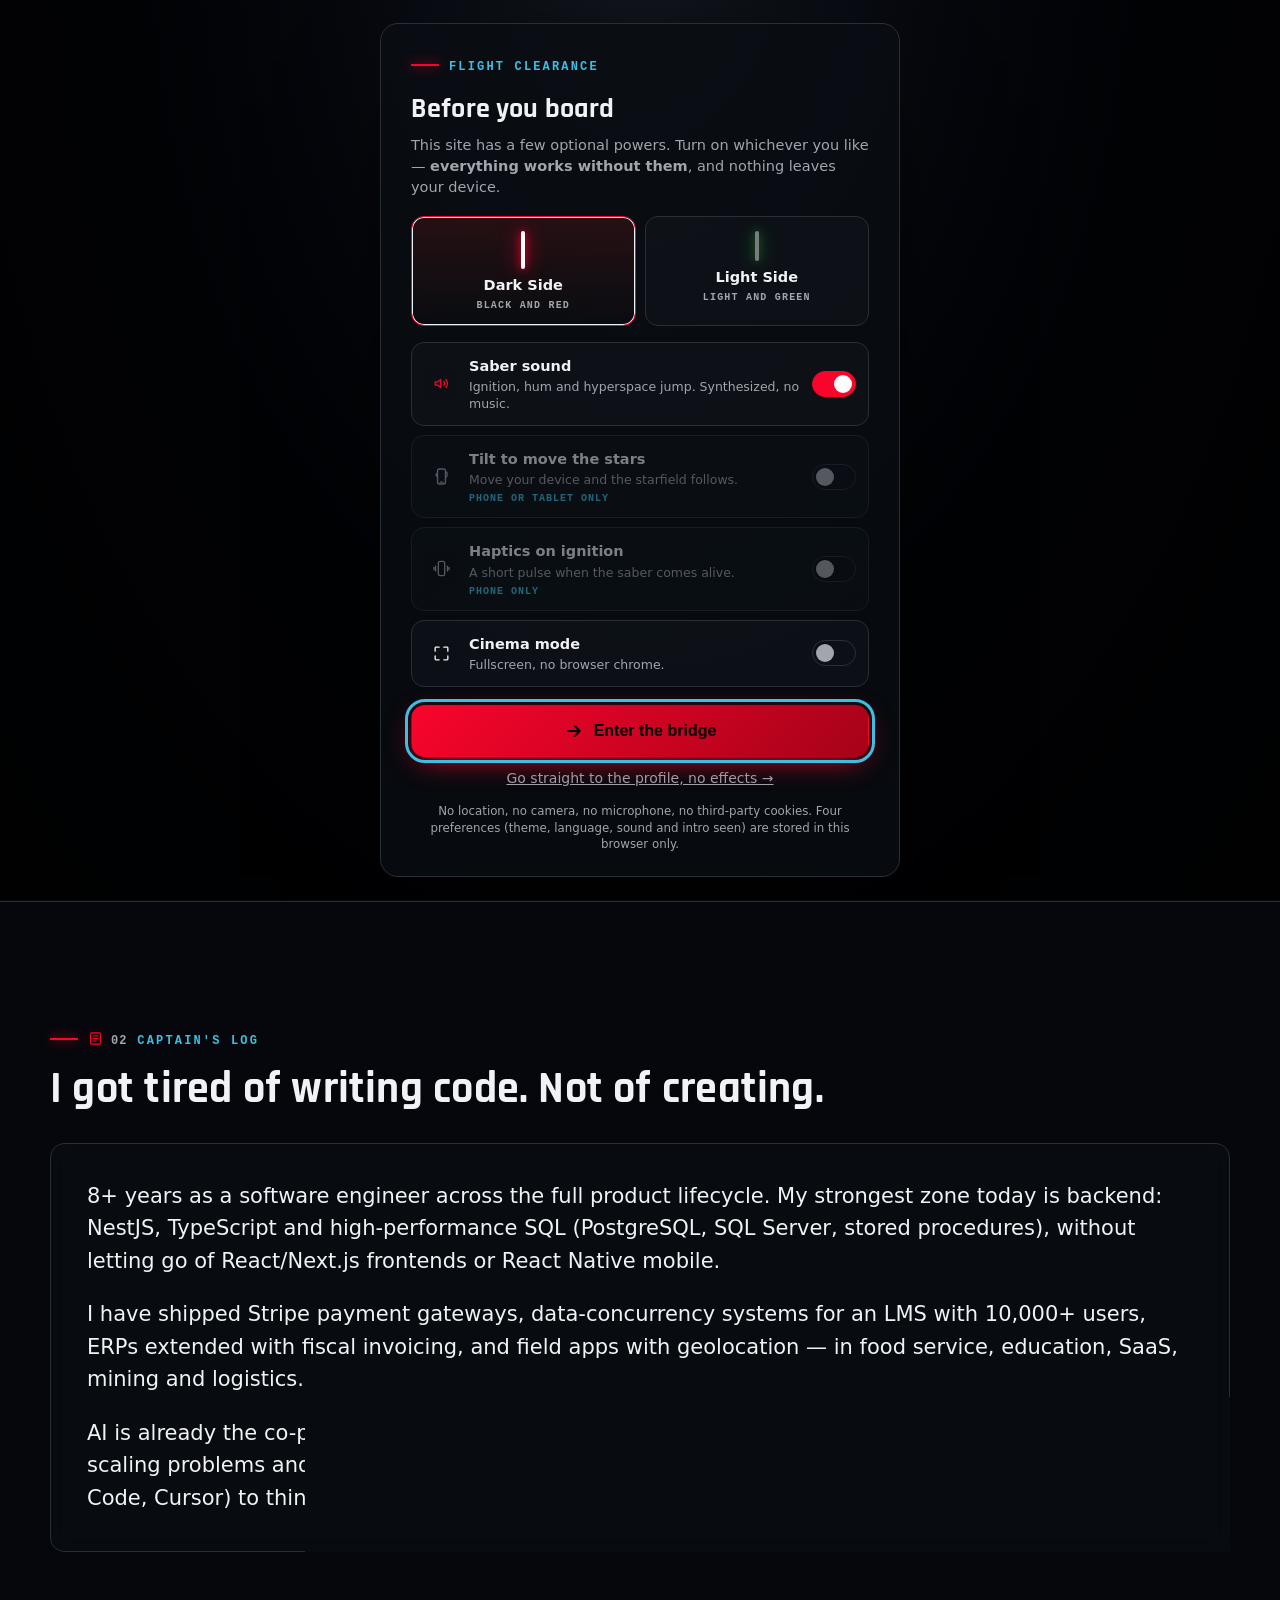
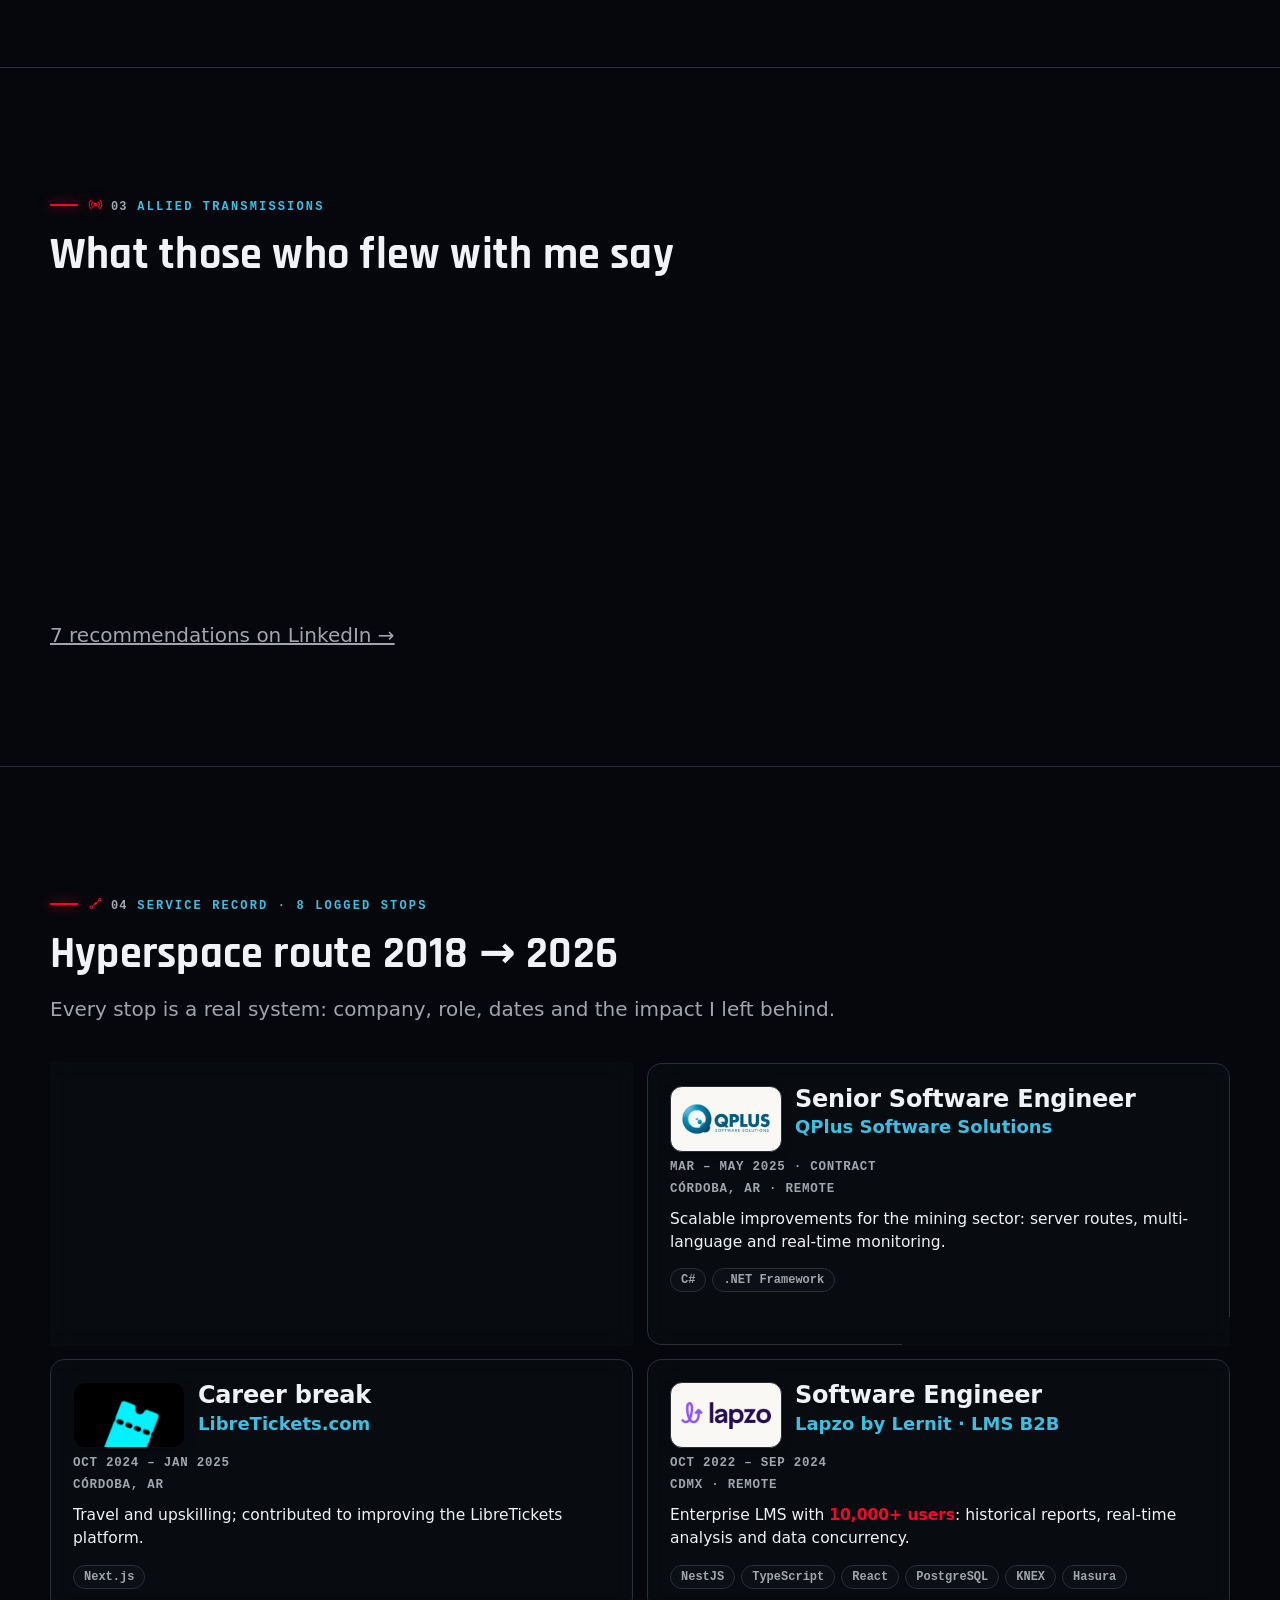
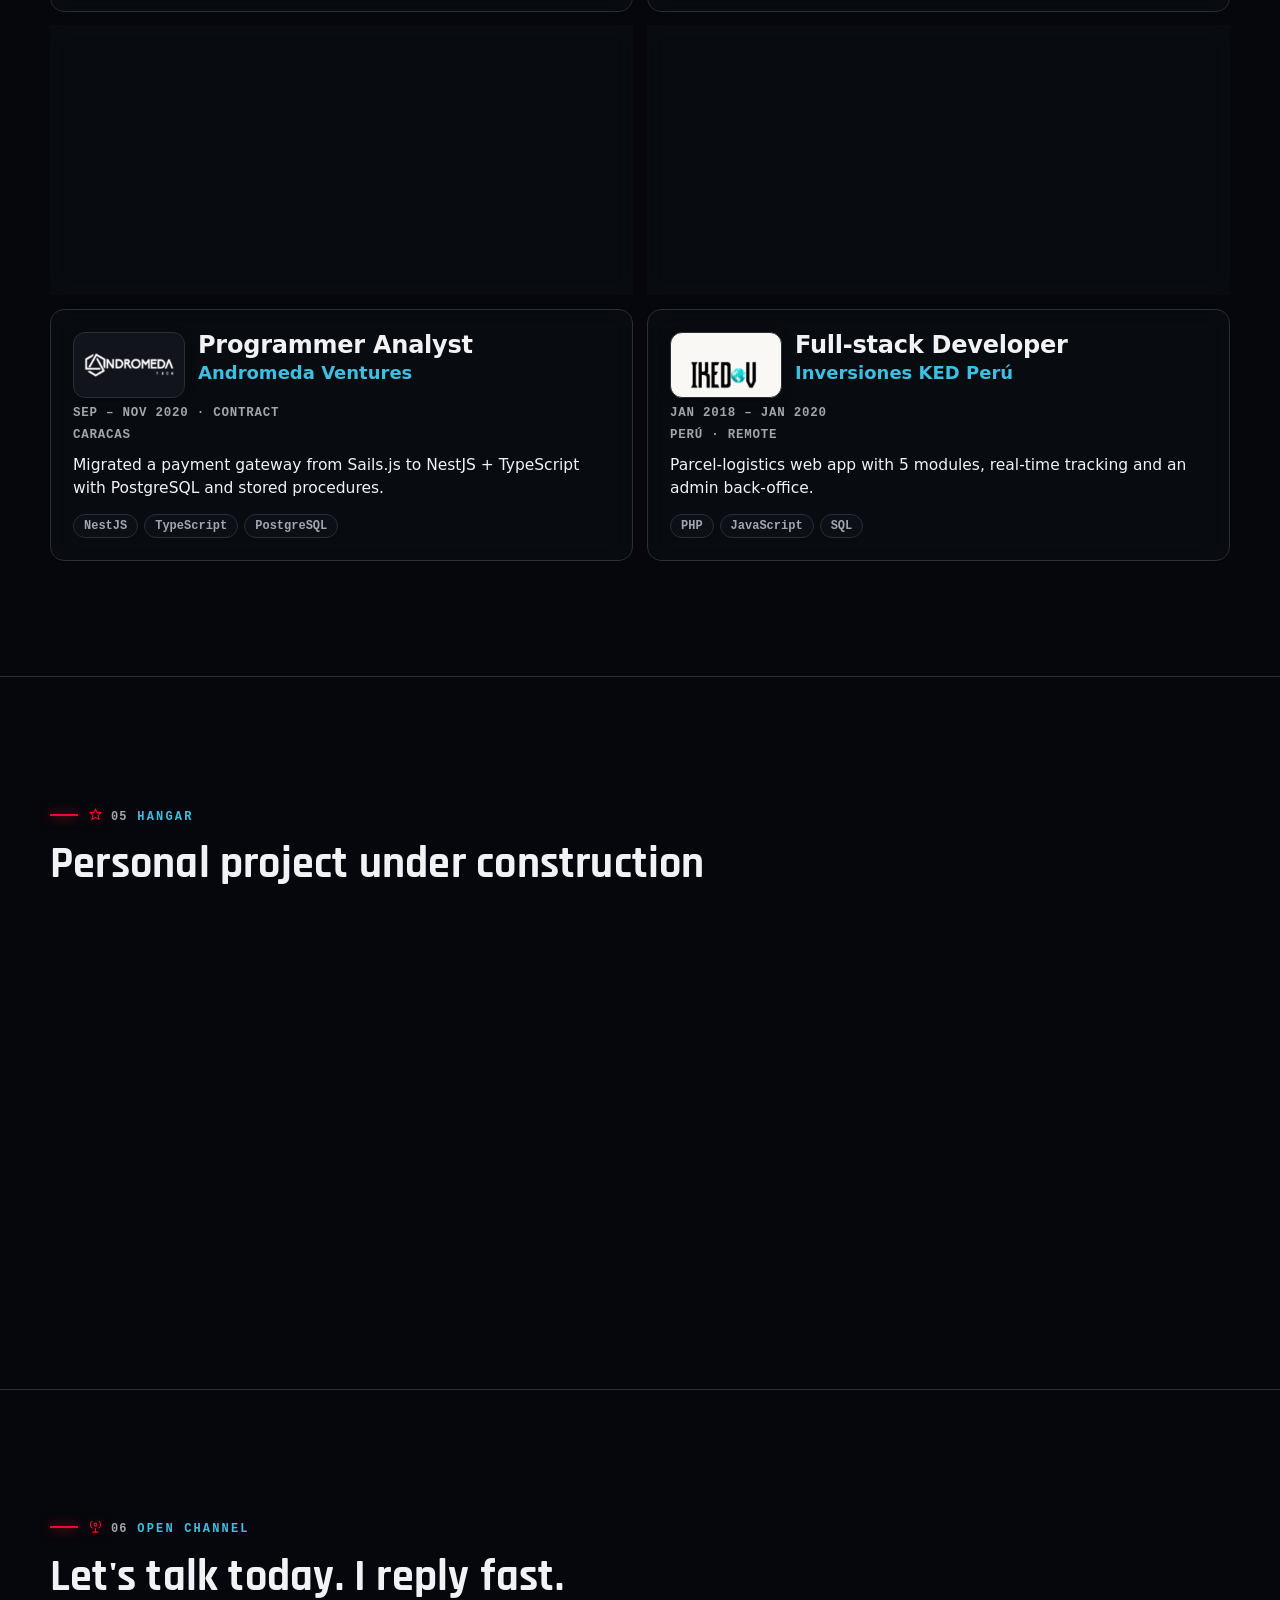
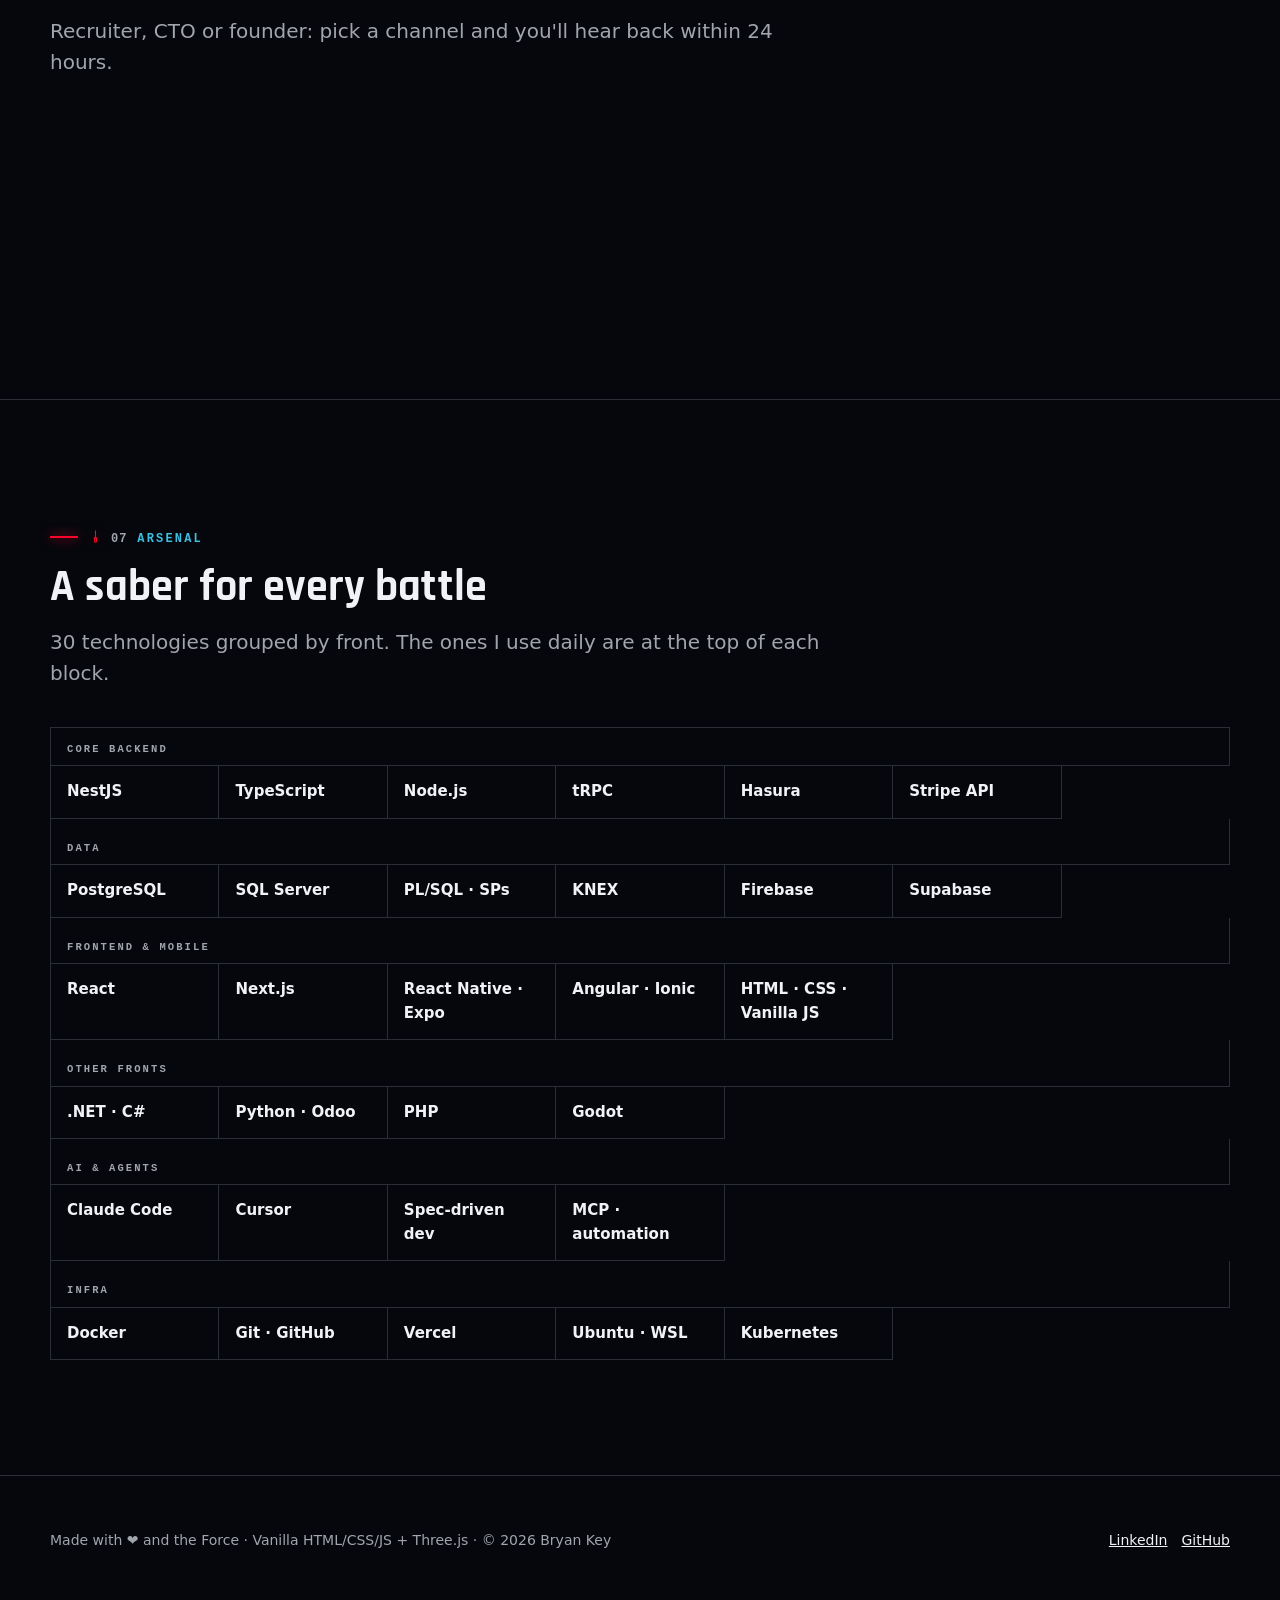
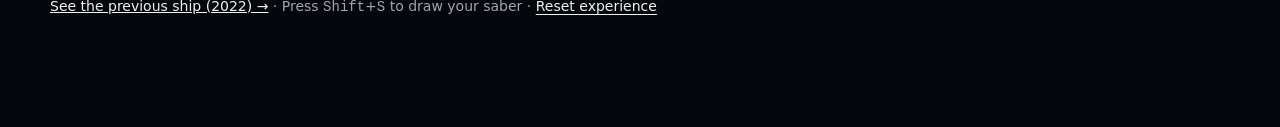
<file: index.html>
<!DOCTYPE html>
<html lang="es" data-theme="dark">
<head>
<meta charset="UTF-8">
<meta name="viewport" content="width=device-width, initial-scale=1, viewport-fit=cover">
<title>Bryan Key — Senior Fullstack Engineer · Capitán de la nave</title>
<meta name="description" content="Bryan Key Hernández: Senior Fullstack Engineer (NestJS, TypeScript, SQL, React) con +8 años que dirige a la IA para construir. Open to work. Descarga el CV o escríbeme ya.">
<meta name="theme-color" content="#0f1020">
<meta property="og:title" content="Bryan Key — Capitán de la nave">
<meta property="og:description" content="Senior Fullstack Engineer que dirige a la IA para construir, no solo para escribir código. Open to work.">
<meta property="og:type" content="website">
<meta property="og:url" content="https://bryansank.github.io/">
<link rel="icon" type="image/png" sizes="64x64" href="./assets/media/favicon-64.png">
<link rel="apple-touch-icon" href="./assets/media/favicon-180.png">
<link rel="preconnect" href="https://cdn.jsdelivr.net" crossorigin>
<link rel="preconnect" href="https://fonts.googleapis.com">
<link rel="preconnect" href="https://fonts.gstatic.com" crossorigin>
<link rel="stylesheet" media="print" onload="this.media='all'" href="https://fonts.googleapis.com/css2?family=Rajdhani:wght@600;700&display=swap">
<noscript><link rel="stylesheet" href="https://fonts.googleapis.com/css2?family=Rajdhani:wght@600;700&display=swap"></noscript>
<link rel="canonical" href="https://bryansank.github.io/">
<noscript><style>#gate,#intro,#stars,.dock{display:none!important}.reveal{opacity:1;transform:none}</style></noscript>
<script>
(function(){try{var s=localStorage;
if(location.search.indexOf('reset')>=0){s.removeItem('bk-theme');s.removeItem('bk-lang');s.removeItem('bk-sound');s.removeItem('bk-intro');history.replaceState(null,'',location.pathname);}
var t=s.getItem('bk-theme');if(t)document.documentElement.dataset.theme=t;var l=s.getItem('bk-lang')||((navigator.language||'es').slice(0,2)==='en'?'en':'es');document.documentElement.lang=l;var rm=matchMedia('(prefers-reduced-motion: reduce)').matches;if(rm||s.getItem('bk-intro')==='1'||innerWidth<321)document.documentElement.dataset.intro='skip';}catch(e){}})();
</script>
<script type="importmap">{"imports":{"three":"https://cdn.jsdelivr.net/npm/three@0.170.0/build/three.module.min.js","three/addons/":"https://cdn.jsdelivr.net/npm/three@0.170.0/examples/jsm/"}}</script>
<style>
/* ---------- Tokens: Lado Oscuro (default) / Lado Luz ---------- */
:root{
  /* Paleta: 2 colores (sable + cian) y el resto neutros.
     El cian se eligió sobre el ámbar por separación de tono, seguridad
     ante daltonismo y para no chocar con la semántica rojo=error. */
  --bg:oklch(13% 0.012 265);--bg-2:oklch(17% 0.014 265);--fg:oklch(96% 0.004 265);--muted:oklch(72% 0.012 265);
  --saber:oklch(62% 0.25 25);--saber-soft:oklch(62% 0.25 25 / .35);
  --accent:oklch(75% 0.12 220);--accent-soft:oklch(75% 0.12 220 / .3);
  --line:oklch(30% 0.014 265);
  --card:oklch(16% 0.014 265 / .78);--glass:oklch(20% 0.016 265 / .55);--focus:oklch(75% 0.12 220);
  --font:ui-sans-serif,system-ui,"Segoe UI",Inter,Roboto,sans-serif;--mono:ui-monospace,"Cascadia Code",Consolas,monospace;
  --display:"Rajdhani",ui-sans-serif,system-ui,"Segoe UI",sans-serif;
  --radius:14px;--max:1180px;--pad:clamp(16px,4vw,48px);--dock-h:64px;
  color-scheme:dark;
}
:root[data-theme="light"]{
  --bg:oklch(97% 0.005 90);--bg-2:oklch(94% 0.006 90);--fg:oklch(18% 0.008 265);--muted:oklch(42% 0.01 265);
  --saber:oklch(58% 0.19 145);--saber-soft:oklch(58% 0.19 145 / .3);
  --accent:oklch(49% 0.15 220);--accent-soft:oklch(49% 0.15 220 / .25);
  --line:oklch(84% 0.008 90);
  --card:oklch(99% 0.002 90 / .82);--glass:oklch(96% 0.004 90 / .6);--focus:oklch(45% 0.18 220);color-scheme:light;
}
/* ---------- Base ---------- */
*,*::before,*::after{box-sizing:border-box}
html{scroll-behavior:smooth;-webkit-text-size-adjust:100%}
@media (prefers-reduced-motion:reduce){html{scroll-behavior:auto}}
body{margin:0;background:var(--bg);color:var(--fg);font:400 clamp(15px,1.05vw + 10px,18px)/1.55 var(--font);min-height:100svh;overflow-x:hidden;padding-bottom:calc(var(--dock-h) + env(safe-area-inset-bottom))}
body::before{content:"";position:fixed;inset:0;z-index:-2;background:
  radial-gradient(1px 1px at 12% 18%,oklch(95% 0 0 / .8),transparent 60%),radial-gradient(1px 1px at 78% 32%,oklch(95% 0 0 / .7),transparent 60%),
  radial-gradient(1.5px 1.5px at 40% 72%,oklch(95% 0 0 / .6),transparent 60%),radial-gradient(1px 1px at 88% 82%,oklch(95% 0 0 / .8),transparent 60%),
  radial-gradient(1px 1px at 60% 10%,oklch(95% 0 0 / .5),transparent 60%),radial-gradient(1.5px 1.5px at 25% 50%,oklch(95% 0 0 / .6),transparent 60%),
  radial-gradient(1px 1px at 95% 55%,oklch(95% 0 0 / .7),transparent 60%),radial-gradient(1px 1px at 5% 90%,oklch(95% 0 0 / .6),transparent 60%),
  radial-gradient(ellipse at 70% -10%,var(--saber-soft),transparent 55%),var(--bg);opacity:.9}
:root[data-theme="light"] body::before{opacity:.35}
#stars{position:fixed;inset:0;z-index:-1;width:100%;height:100%;pointer-events:none;opacity:0;transition:opacity 1.2s}
#stars.on{opacity:1}
img,svg,video{max-width:100%;display:block}
a{color:inherit}
:focus-visible{outline:3px solid var(--focus);outline-offset:3px;border-radius:6px}
.skip{position:absolute;left:8px;top:-60px;z-index:100;background:var(--accent);color:var(--bg);padding:10px 14px;border-radius:8px;font-weight:700}
.skip:focus{top:8px}
/* i18n: pure CSS switch */
html[lang="es"] [lang="en"]{display:none!important}
html[lang="en"] [lang="es"]{display:none!important}
.wrap{width:min(100% - 2*var(--pad),var(--max));margin-inline:auto}
section{padding-block:clamp(56px,9vw,120px);position:relative;scroll-margin-top:72px}
h1,h2,h3{line-height:1.14;margin:0;text-wrap:balance;letter-spacing:-.01em}
h2{font-size:clamp(22px,3.6vw,44px);font-weight:700;font-family:var(--display);letter-spacing:.005em;line-height:1.15}
.kicker{font:600 clamp(10px,2.4vw,12px)/1.4 var(--mono);letter-spacing:.18em;text-transform:uppercase;color:var(--accent);margin-bottom:14px;display:flex;gap:10px;align-items:baseline;flex-wrap:nowrap}
.kicker::before{content:"";width:clamp(16px,5vw,28px);height:2px;flex:none;background:var(--saber);box-shadow:0 0 12px var(--saber);transform:translateY(-4px)}
.knum{color:var(--muted);font-weight:700;letter-spacing:.08em;flex:none}
.kico{flex:none;fill:none;stroke:var(--saber);stroke-width:1.7;stroke-linecap:round;stroke-linejoin:round;transform:translateY(2px);filter:drop-shadow(0 0 6px var(--saber-soft))}
.kicker .kico+.knum{margin-left:-2px}
/* Ritmo editorial: cada sección separada por una línea, no por cajas */
section+section{border-top:1px solid var(--line)}
/* Historial comprimido */
.lede{color:var(--muted);max-width:62ch;margin:14px 0 0;font-size:clamp(16px,1.1vw + 10px,20px)}
/* ---------- Top bar ---------- */
.top{position:sticky;top:0;z-index:40;background:var(--bg);border-bottom:1px solid var(--line)}
@media (min-width:768px) and (pointer:fine){.top{backdrop-filter:blur(14px) saturate(1.3);background:color-mix(in oklch,var(--bg) 72%,transparent)}}
.top .wrap{display:flex;align-items:center;gap:14px;min-height:60px}
.brand{display:flex;align-items:center;gap:10px;text-decoration:none;font-weight:700;letter-spacing:.03em;font-family:var(--display);font-size:16px}
.brand .key{width:36px;height:36px;border-radius:10px;display:grid;place-items:center;background:linear-gradient(135deg,var(--saber),var(--accent));color:oklch(12% 0 0);box-shadow:0 0 18px var(--saber-soft);flex:none}
.brand .key svg{display:block}
.nav{display:none;gap:4px;margin-inline:auto}
.nav a{text-decoration:none;color:var(--muted);padding:8px 12px;border-radius:8px;font-size:14px;font-weight:600}
.nav a:hover{color:var(--fg);background:var(--glass)}
@media (min-width:900px){.nav{display:flex}}
.ctrls{display:flex;gap:6px;margin-left:auto}
.ctl{appearance:none;border:1px solid var(--line);background:var(--glass);color:var(--fg);border-radius:10px;height:38px;min-width:38px;padding:0 10px;font:700 13px var(--mono);cursor:pointer;display:inline-flex;align-items:center;gap:6px;transition:transform .15s,border-color .15s}
.ctl:hover{transform:translateY(-1px);border-color:var(--saber)}
.ctl[aria-pressed="true"]{border-color:var(--saber);box-shadow:0 0 0 1px var(--saber),0 0 16px var(--saber-soft)}
.ctl svg{width:18px;height:18px;fill:none;stroke:currentColor;stroke-width:2;stroke-linecap:round;stroke-linejoin:round}
/* ---------- Hero ---------- */
.hero{min-height:calc(100svh - 60px);display:grid;align-content:center;padding-block:clamp(40px,6vw,80px)}
.pill{display:inline-flex;align-items:center;gap:10px;border:1px solid var(--line);background:var(--glass);border-radius:999px;padding:8px 14px 8px 10px;font:600 12px var(--mono);letter-spacing:.12em;text-transform:uppercase;color:var(--fg)}
.pill i{width:10px;height:10px;border-radius:50%;background:var(--saber);box-shadow:0 0 12px var(--saber);animation:pulse 1.8s ease-in-out infinite;will-change:transform,opacity}
@keyframes pulse{50%{transform:scale(.7);opacity:.6}}
.hero h1{font-family:var(--display);font-size:clamp(38px,8.6vw,116px);font-weight:700;letter-spacing:.002em;margin-top:clamp(14px,2vw,24px);text-transform:uppercase;line-height:.96}
.hero h1 .w{display:block}
.hero h1 .l{display:inline-block;animation:drop .7s cubic-bezier(.2,.8,.2,1) both;animation-delay:calc(var(--i) * 45ms + .1s)}
.hero h1 .w:first-child .l{text-shadow:0 3px 26px oklch(0% 0 0 / .6)}
.hero h1 .w:last-child .l{color:var(--saber);text-shadow:0 0 26px var(--saber-soft),0 0 76px var(--saber-soft),0 3px 26px oklch(0% 0 0 / .5)}
@keyframes drop{from{opacity:0;transform:translateY(.6em) rotateX(-40deg);filter:blur(6px)}}
.hero .role{font:600 clamp(15px,1.1vw + 8px,22px)/1.3 var(--font);color:var(--muted);margin-top:16px;max-width:34ch;letter-spacing:.01em}
.hero .role b{color:var(--fg)}
.hero .usp{margin-top:18px;font-size:clamp(17px,1.2vw + 10px,22px);max-width:56ch;border-left:3px solid var(--saber);padding-left:16px;color:var(--fg)}
.cta{display:flex;flex-wrap:wrap;gap:12px;margin-top:30px}
.btn{--c:var(--saber);appearance:none;text-decoration:none;display:inline-flex;align-items:center;gap:10px;min-height:52px;padding:0 22px;border-radius:14px;font-weight:800;font-size:16px;border:1px solid var(--line);background:var(--glass);color:var(--fg);cursor:pointer;position:relative;transition:transform .2s,box-shadow .2s,border-color .2s;will-change:transform}
.btn svg{width:20px;height:20px;fill:none;stroke:currentColor;stroke-width:2.2;stroke-linecap:round;stroke-linejoin:round}
.btn:hover{border-color:var(--c);box-shadow:0 0 0 1px var(--c),0 0 28px var(--saber-soft);transform:translateY(-2px)}
.btn.primary{background:linear-gradient(135deg,var(--saber),color-mix(in oklch,var(--saber) 74%,black));color:oklch(10% 0 0);border-color:transparent;box-shadow:0 8px 30px -8px var(--saber)}
.btn.primary:hover{box-shadow:0 12px 40px -6px var(--saber)}
.btn.ghost{background:transparent}
.meta{display:flex;flex-wrap:wrap;gap:8px 22px;margin-top:30px;color:var(--muted);font:500 14px var(--mono)}
.meta span::before{content:"◆ ";color:var(--accent)}
.scroll-cue{position:absolute;right:var(--pad);bottom:24px;width:34px;height:54px;border:2px solid var(--line);border-radius:20px;display:none}
.scroll-cue::after{content:"";position:absolute;left:50%;top:8px;width:6px;height:6px;margin-left:-3px;border-radius:50%;background:var(--saber);box-shadow:0 0 10px var(--saber);animation:cue 1.6s ease-in-out infinite}
@keyframes cue{60%{transform:translateY(26px);opacity:0}100%{opacity:0}}
@media (min-width:900px){.scroll-cue{display:block}}
/* ---------- Reveal (scroll-driven, fallback IO) ---------- */
.reveal{opacity:0;transform:translateY(28px)}
@supports (animation-timeline: view()){
  .reveal{animation:rise linear both;animation-timeline:view();animation-range:entry 5% entry 45%}
  @keyframes rise{to{opacity:1;transform:none}}
}
.reveal.in{opacity:1;transform:none;transition:opacity .7s,transform .7s cubic-bezier(.2,.8,.2,1)}
/* ---------- Bitácora: crawl ---------- */
.crawl-stage{perspective:520px;perspective-origin:50% 100%;margin-top:28px}
.crawl{transform-origin:50% 100%;background:var(--card);border:1px solid var(--line);border-radius:var(--radius);padding:clamp(20px,3vw,36px);backdrop-filter:blur(10px)}
.crawl p{margin:0 0 1em;font-size:clamp(16px,1.15vw + 9px,21px);color:var(--fg)}
.crawl p:last-child{margin:0}
@supports (animation-timeline: view()){
  @media (prefers-reduced-motion:no-preference){
    .crawl{animation:crawl linear both;animation-timeline:view();animation-range:entry 0% cover 55%}
    @keyframes crawl{from{transform:rotateX(26deg) translateY(120px) scale(.92)}to{transform:none}}
  }
}
/* ---------- Hoja de servicio: dos columnas compactas ---------- */
.grid-exp{list-style:none;margin:clamp(26px,3vw,38px) 0 0;padding:0;display:grid;gap:14px;grid-template-columns:1fr}
@media (min-width:840px){.grid-exp{grid-template-columns:1fr 1fr}}
.xp{position:relative}
.xp .card{height:100%;padding:clamp(15px,1.9vw,22px)}
.xp.now .card{border-color:color-mix(in oklch,var(--saber) 55%,var(--line))}
.xp.now .colog::after{content:"";position:absolute;top:6px;right:6px;width:8px;height:8px;border-radius:50%;background:var(--saber);box-shadow:0 0 10px var(--saber);animation:pulse 1.8s infinite}
.xp .colog{position:relative}
.sum{margin:12px 0 0;color:var(--fg);font-size:clamp(14px,.9vw + 10px,15.5px);line-height:1.5}
.sum b{color:var(--saber)}
.card{--mx:50%;--my:50%;position:relative;background:var(--card);border:1px solid var(--line);border-radius:var(--radius);padding:clamp(18px,2.4vw,28px);backdrop-filter:blur(12px);transform-style:preserve-3d;transition:transform .35s cubic-bezier(.2,.8,.2,1),box-shadow .35s,border-color .35s}
/* Foco que sigue al puntero */
.card::before{content:"";position:absolute;inset:0;border-radius:inherit;pointer-events:none;opacity:0;transition:opacity .35s;background:radial-gradient(340px circle at var(--mx) var(--my),color-mix(in oklch,var(--saber) 26%,transparent),transparent 62%)}
.card:hover::before,.card:focus-within::before{opacity:1}
.card>*{position:relative}
.tilt:hover,.tilt:focus-within{border-color:var(--saber);box-shadow:0 20px 60px -30px var(--saber),0 0 0 1px var(--saber-soft)}
.card header{display:flex;align-items:flex-start;gap:13px}
.card .htxt{min-width:0;flex:1}
/* Rectangular: los wordmarks apaisados se leen y los isotipos siguen centrados */
.colog{margin:0;width:clamp(82px,11vw,112px);height:clamp(50px,6.6vw,66px);flex:none;border-radius:12px;display:grid;place-items:center;overflow:hidden;border:1px solid var(--line);box-shadow:0 3px 14px -6px oklch(0% 0 0 / .7)}
.colog img{width:100%;height:100%;object-fit:contain;padding:8px 10px;box-sizing:border-box}
.colog.on-light{background:oklch(98% 0.004 90)}
.colog.on-dark{background:oklch(19% 0.014 265)}
:root[data-theme="light"] .colog.on-dark{background:oklch(24% 0.016 265)}
/* logos que ya traen su propio fondo (iconos de app): llenan la caja */
.colog.has-bg{background:transparent;border-color:transparent}
.colog.has-bg img{padding:0;object-fit:cover;border-radius:11px}
@media (max-width:560px){
  .card header{flex-direction:column;align-items:flex-start;gap:10px}
  .colog{width:96px;height:54px}
  .brand span:not(.key){white-space:nowrap;font-size:13px}
  .ctl .lbl{display:none}
  .ctl{padding:0 9px;min-width:36px;height:36px}
  .top .wrap{gap:8px;min-height:54px}
}
@media (max-width:360px){.colog{width:84px;height:48px;border-radius:9px}.colog img{padding:5px 7px}}
.card h3{font-size:clamp(19px,1.4vw + 10px,24px);font-weight:800}
.card .co{color:var(--accent);font-weight:700}
.card time,.card .loc{display:block;font:600 12.5px var(--mono);letter-spacing:.06em;color:var(--muted);margin-top:8px;text-transform:uppercase}
.card ul{margin:14px 0 0;padding-left:18px;color:var(--fg)}
.card li{margin:0 0 7px}
.chips{display:flex;flex-wrap:wrap;gap:6px;margin-top:14px}
.chips span{font:600 12px var(--mono);border:1px solid var(--line);border-radius:999px;padding:4px 10px;color:var(--muted);background:var(--glass)}
/* ---------- Arsenal: rejilla densa de bordes colapsados ---------- */
.stack-grid{display:grid;grid-template-columns:repeat(auto-fill,minmax(148px,1fr));margin-top:clamp(26px,3vw,38px);border-top:1px solid var(--line);border-left:1px solid var(--line)}
.sg-cat{grid-column:1/-1;margin:0;padding:clamp(16px,2vw,22px) 16px 9px;border-right:1px solid var(--line);border-bottom:1px solid var(--line);font:700 10.5px/1.4 var(--mono);letter-spacing:.2em;text-transform:uppercase;color:var(--muted)}
.sg-cat:first-child{padding-top:14px}
.sg{position:relative;padding:14px 16px;border-right:1px solid var(--line);border-bottom:1px solid var(--line);font-weight:600;font-size:clamp(13.5px,.8vw + 9px,15px);color:var(--fg);transition:background .22s,color .22s}
.sg::after{content:"";position:absolute;left:0;right:0;bottom:-1px;height:2px;background:var(--saber);transform:scaleX(0);transform-origin:0 50%;transition:transform .28s cubic-bezier(.2,.9,.3,1.1)}
.sg:hover{background:var(--glass)}
.sg:hover::after{transform:scaleX(1)}
@media (max-width:420px){.stack-grid{grid-template-columns:1fr 1fr}.sg{padding:12px 13px}}
/* ---------- Arsenal: empuñaduras ---------- */
.arsenal{display:grid;gap:26px;margin-top:36px;grid-template-columns:repeat(auto-fit,minmax(min(100%,300px),1fr))}
.cat h3{font:700 13px var(--mono);letter-spacing:.2em;text-transform:uppercase;color:var(--muted);margin-bottom:14px;display:flex;gap:8px;align-items:center}
.cat h3::before{content:"";width:10px;height:10px;border-radius:2px;background:var(--cat);box-shadow:0 0 10px var(--cat)}
.hilts{list-style:none;margin:0;padding:0;display:flex;flex-wrap:wrap;gap:10px}
.hilt{--cat:var(--saber);position:relative;display:inline-flex;align-items:center;gap:10px;padding:11px 16px 12px 12px;border-radius:10px;background:var(--card);border:1px solid var(--line);color:var(--fg);font:700 15px/1 var(--font);cursor:pointer;overflow:hidden;isolation:isolate;transition:border-color .25s,transform .25s,box-shadow .25s;-webkit-tap-highlight-color:transparent}
.hilt>*{position:relative;z-index:1}
.hilt .grip{width:13px;height:23px;border-radius:3px;flex:none;background:linear-gradient(oklch(72% 0.012 265),oklch(32% 0.012 265) 45%,oklch(62% 0.012 265) 62%,oklch(28% 0.012 265));box-shadow:inset 0 0 0 1px oklch(0% 0 0 / .35)}
.hilt .grip::before{content:"";position:absolute;left:3px;right:3px;top:-2px;height:3px;border-radius:2px;background:var(--cat);opacity:.5;box-shadow:0 0 6px var(--cat);transition:opacity .25s,box-shadow .25s}
.hilt .blade{position:absolute;left:0;right:0;bottom:0;height:3px;z-index:2;transform:scaleX(0);transform-origin:0 50%;background:linear-gradient(90deg,var(--cat),oklch(99% 0 0));box-shadow:0 0 10px var(--cat),0 0 26px var(--cat);transition:transform .34s cubic-bezier(.2,.9,.3,1.1);pointer-events:none}
.hilt::after{content:"";position:absolute;inset:0;z-index:0;background:radial-gradient(130% 90% at 0% 100%,var(--cat),transparent 62%);opacity:0;transition:opacity .3s;pointer-events:none}
.hilt:hover,.hilt:focus-visible,.hilt.lit{border-color:var(--cat);transform:translateY(-2px);outline-color:var(--cat);box-shadow:0 8px 26px -14px var(--cat)}
.hilt:hover .blade,.hilt:focus-visible .blade,.hilt.lit .blade{transform:scaleX(1)}
.hilt:hover::after,.hilt:focus-visible::after,.hilt.lit::after{opacity:.15}
.hilt:hover .grip::before,.hilt:focus-visible .grip::before,.hilt.lit .grip::before{opacity:1;box-shadow:0 0 12px var(--cat)}
/* ---------- Hangar ---------- */
.hangar{margin-top:36px;display:grid;gap:22px;grid-template-columns:1fr}
@media (min-width:900px){.hangar{grid-template-columns:1.2fr .8fr}}
.grain{position:relative;overflow:hidden}
.grain::after{content:"";position:absolute;inset:-50%;pointer-events:none;opacity:.14;mix-blend-mode:overlay;background:url("data:image/svg+xml,%3Csvg xmlns='http://www.w3.org/2000/svg' width='240' height='240'%3E%3Cfilter id='n'%3E%3CfeTurbulence type='fractalNoise' baseFrequency='.9' numOctaves='3' stitchTiles='stitch'/%3E%3C/filter%3E%3Crect width='100%25' height='100%25' filter='url(%23n)'/%3E%3C/svg%3E")}
.badge{display:inline-flex;gap:8px;align-items:center;font:700 12px var(--mono);letter-spacing:.14em;text-transform:uppercase;color:var(--accent)}
.ship{aspect-ratio:16/10;border-radius:var(--radius);border:1px solid var(--line);background:radial-gradient(ellipse at 30% 30%,var(--saber-soft),transparent 55%),linear-gradient(160deg,var(--bg-2),var(--bg));display:grid;place-items:center;position:relative;overflow:hidden}
.ship svg{width:70%;height:auto;filter:drop-shadow(0 0 18px var(--saber-soft))}
.ship svg *{fill:none;stroke:var(--fg);stroke-width:1.6;stroke-linejoin:round}
.ship svg .glow{stroke:var(--saber);stroke-width:2.4;filter:drop-shadow(0 0 8px var(--saber))}
/* ---------- Transmisiones ---------- */
.holo{display:grid;gap:18px;margin-top:36px;grid-template-columns:repeat(auto-fit,minmax(min(100%,320px),1fr))}
.holo blockquote{margin:0;position:relative;overflow:hidden}
.holo blockquote{overflow:hidden}
.holo blockquote::before{content:"";position:absolute;left:0;right:0;top:-100%;height:300%;pointer-events:none;background:repeating-linear-gradient(transparent 0 2px,oklch(75% 0.12 220 / .07) 2px 3px);animation:scan 6s linear infinite;will-change:transform}
@keyframes scan{to{transform:translateY(60px)}}
.holo p{margin:0;font-size:clamp(16px,1.05vw + 9px,19px);font-style:italic}
.holo footer{margin-top:14px;font:600 13px var(--mono);color:var(--muted)}
.holo footer b{color:var(--accent);display:block;font-family:var(--font);font-size:15px}
/* ---------- Canal abierto ---------- */
.channels{display:grid;gap:14px;margin-top:36px;grid-template-columns:repeat(auto-fit,minmax(min(100%,230px),1fr))}
.chan{text-decoration:none;display:flex;flex-direction:column;gap:10px;padding:22px;min-height:150px}
.chan svg{width:28px;height:28px;fill:none;stroke:var(--saber);stroke-width:2;stroke-linecap:round;stroke-linejoin:round;filter:drop-shadow(0 0 8px var(--saber-soft))}
.chan b{font-size:18px}
.chan span{color:var(--muted);font-size:14px}
.chan em{margin-top:auto;font:700 12px var(--mono);letter-spacing:.14em;text-transform:uppercase;color:var(--accent);font-style:normal}
/* ---------- Footer ---------- */
.foot{border-top:1px solid var(--line);padding:40px 0 30px;color:var(--muted);font-size:14px}
.foot .wrap{display:flex;flex-wrap:wrap;gap:16px 30px;align-items:center;justify-content:space-between}
.foot a{color:var(--fg)}
.foot .socials{display:flex;gap:14px}
.linkish{appearance:none;background:none;border:0;padding:0;font:inherit;color:var(--fg);text-decoration:underline;text-underline-offset:3px;cursor:pointer}
.linkish:hover{color:var(--saber)}
/* ---------- Barra de progreso y raíl de navegación ---------- */
.progress{position:fixed;left:0;top:0;height:3px;width:0;z-index:60;background:linear-gradient(90deg,var(--saber),var(--accent));box-shadow:0 0 12px var(--saber);transition:width .1s linear;pointer-events:none}
.rail{position:fixed;right:16px;top:50%;transform:translateY(-50%);z-index:45;display:none;flex-direction:column;gap:13px}
@media (min-width:1120px){.rail{display:flex}}
.rail a{display:flex;align-items:center;gap:10px;justify-content:flex-end;text-decoration:none;color:var(--muted);font:700 10.5px/1 var(--mono);letter-spacing:.14em;text-transform:uppercase}
.rail .num{opacity:.55;font-size:9.5px}
.rail .dot{width:9px;height:9px;border-radius:50%;border:1.5px solid currentColor;flex:none;transition:transform .25s,background .25s,box-shadow .25s}
.rail .lbl{opacity:0;transform:translateX(8px);transition:opacity .25s,transform .25s;white-space:nowrap}
.rail a:hover,.rail a:focus-visible{color:var(--fg)}
.rail a:hover .lbl,.rail a:focus-visible .lbl,.rail a[aria-current="step"] .lbl{opacity:1;transform:none}
.rail a[aria-current="step"]{color:var(--fg)}
.rail a[aria-current="step"] .dot{background:var(--saber);border-color:var(--saber);box-shadow:0 0 14px var(--saber);transform:scale(1.3)}
@media (prefers-reduced-motion:reduce){.rail .lbl{opacity:1;transform:none}.progress{transition:none}}
/* ---------- Dock (contacto fijo) ---------- */
.dock{position:fixed;left:50%;bottom:calc(10px + env(safe-area-inset-bottom));transform:translateX(-50%);z-index:50;display:flex;gap:6px;padding:6px;border-radius:18px;background:color-mix(in oklch,var(--bg) 95%,transparent);border:1px solid var(--line);box-shadow:0 20px 60px -20px oklch(0% 0 0 / .8);transition:transform .35s cubic-bezier(.2,.8,.2,1),opacity .35s;max-width:calc(100vw - 16px)}
@media (min-width:768px) and (pointer:fine){.dock{backdrop-filter:blur(16px) saturate(1.4);background:color-mix(in oklch,var(--bg) 78%,transparent)}}
.dock.hide{transform:translate(-50%,120%);opacity:0;pointer-events:none}
.dock a{text-decoration:none;display:inline-flex;align-items:center;gap:8px;height:48px;padding:0 14px;border-radius:12px;font-weight:800;font-size:14px;color:var(--fg);white-space:nowrap}
.dock a svg{width:20px;height:20px;fill:none;stroke:currentColor;stroke-width:2.2;stroke-linecap:round;stroke-linejoin:round;flex:none}
.dock a.primary{background:var(--saber);color:oklch(10% 0 0)}
.dock a:not(.primary):hover{background:var(--glass)}
@media (max-width:560px){.dock a span{display:none}.dock a{padding:0 13px}.dock a.primary span{display:inline}}
/* ---------- Sala de embarque ---------- */
/* Siempre encuadrada: nunca debe aparecer scroll */
#gate{position:fixed;inset:0;z-index:95;display:grid;place-items:center;padding:clamp(8px,2vh,20px);background:radial-gradient(ellipse at 50% -10%,oklch(20% 0.016 265),oklch(9% 0.012 265) 55%,oklch(6% 0.008 265));overflow:hidden;transition:opacity .4s}
#gate.out{opacity:0;pointer-events:none}
html[data-intro="skip"] #gate{display:none}
.gate-card{width:min(520px,100%);max-height:calc(100svh - clamp(16px,4vh,40px));display:flex;flex-direction:column;background:var(--card);border:1px solid var(--line);border-radius:18px;padding:clamp(14px,2.6vh,30px) clamp(16px,4vw,30px);box-shadow:0 40px 120px -40px oklch(0% 0 0 / .9)}
.gate-card h2{font-size:clamp(18px,3.4vh,28px);margin-top:3px}
.gate-sub{color:var(--muted);margin:clamp(6px,1.2vh,10px) 0 0;font-size:clamp(12px,1.7vh,14.5px);line-height:1.45}
/* Elige tu lado */
.sides{display:grid;grid-template-columns:1fr 1fr;gap:9px;margin-top:clamp(11px,2vh,18px);flex:none}
.side{position:relative;display:flex;flex-direction:column;align-items:center;gap:5px;padding:clamp(9px,1.5vh,14px) 8px;border-radius:13px;border:1px solid var(--line);background:var(--glass);color:var(--fg);font:inherit;cursor:pointer;overflow:hidden;transition:border-color .22s,transform .22s,box-shadow .22s}
.side b{font-size:clamp(12.5px,1.8vh,14.5px);font-weight:800}
.side em{font:600 10px/1 var(--mono);letter-spacing:.12em;text-transform:uppercase;color:var(--muted);font-style:normal}
.side .blade-ico{width:4px;height:clamp(20px,3.4vh,30px);border-radius:3px;background:oklch(99% 0 0);transition:box-shadow .22s,opacity .22s;opacity:.45}
.side.dark .blade-ico{box-shadow:0 0 8px oklch(62% .25 25),0 0 20px oklch(62% .25 25)}
.side.light .blade-ico{box-shadow:0 0 8px oklch(72% .21 145),0 0 20px oklch(72% .21 145)}
.side:hover{transform:translateY(-2px)}
.side.dark:hover,.side.dark[aria-checked="true"]{border-color:oklch(62% .25 25)}
.side.light:hover,.side.light[aria-checked="true"]{border-color:oklch(72% .21 145)}
.side[aria-checked="true"] .blade-ico{opacity:1;height:clamp(26px,4.2vh,38px)}
.side[aria-checked="true"]{box-shadow:inset 0 0 0 1px currentColor}
.side.dark[aria-checked="true"]{background:linear-gradient(180deg,oklch(30% .09 25 / .4),transparent)}
.side.light[aria-checked="true"]{background:linear-gradient(180deg,oklch(40% .09 145 / .35),transparent)}
@media (max-height:600px){.side em{display:none}}
.powers{list-style:none;margin:clamp(10px,1.8vh,16px) 0 0;padding:0;display:grid;gap:clamp(6px,1.1vh,9px);min-height:0;overflow:auto}
.power{display:flex;align-items:center;gap:11px;width:100%;text-align:left;background:var(--glass);border:1px solid var(--line);border-radius:13px;padding:clamp(8px,1.4vh,12px) 12px;color:var(--fg);font:inherit;cursor:pointer;transition:border-color .2s}
.power:hover{border-color:var(--saber)}
.power .ico{width:34px;height:34px;flex:none;display:grid;place-items:center;border-radius:10px;background:var(--bg-2)}
.power .ico svg{width:19px;height:19px;fill:none;stroke:var(--fg);stroke-width:1.7;stroke-linecap:round;stroke-linejoin:round}
.power[aria-checked="true"] .ico svg{stroke:var(--saber)}
.power[disabled] .ico svg{stroke:var(--muted)}
.power .txt{flex:1;min-width:0}
.power .txt b{display:block;font-size:14.5px}
.power .txt em{display:block;color:var(--muted);font-size:12.5px;line-height:1.35;font-style:normal;margin-top:2px}
.power[disabled]{opacity:.5;cursor:not-allowed}
.power[disabled]:hover{border-color:var(--line)}
.power .why{display:block;margin-top:3px;font:700 10px/1.3 var(--mono);letter-spacing:.1em;text-transform:uppercase;color:var(--accent)}
.power .sw{width:44px;height:26px;border-radius:999px;background:var(--bg-2);border:1px solid var(--line);position:relative;flex:none;transition:background .2s,border-color .2s}
.power .sw::after{content:"";position:absolute;top:3px;left:3px;width:18px;height:18px;border-radius:50%;background:var(--muted);transition:transform .2s,background .2s}
.power[aria-checked="true"] .sw{background:var(--saber);border-color:var(--saber)}
.power[aria-checked="true"] .sw::after{transform:translateX(18px);background:oklch(99% 0 0)}
.gate-actions{margin-top:clamp(11px,2vh,20px);display:grid;gap:clamp(7px,1.2vh,11px);flex:none}
.gate-actions .btn{justify-content:center;width:100%;min-height:clamp(44px,6vh,52px)}
.gate-skip{margin:0;text-align:center;font-size:clamp(12.5px,1.7vh,14px);color:var(--muted)}
.gate-note{margin:clamp(8px,1.5vh,14px) 0 0;font-size:clamp(10px,1.4vh,11.8px);color:var(--muted);text-align:center;line-height:1.4;flex:none}
/* Pantallas bajas: se recortan los adornos antes que el contenido */
@media (max-height:720px){.power .txt em{display:none}.power .ico{width:30px;height:30px}.power .ico svg{width:16px;height:16px}}
@media (max-height:600px){.gate-sub{display:none}.gate-card .kicker{margin-bottom:8px}}
@media (max-height:520px){.gate-note{display:none}}
@media (max-width:430px){.power .txt em{display:none}.power .ico{width:30px;height:30px}.power .ico svg{width:16px;height:16px}.gate-sub{font-size:12.5px}}
/* ---------- Intro ---------- */
#intro{position:fixed;inset:0;z-index:90;background:oklch(6% 0.008 265);display:grid;place-items:center;transition:opacity .6s}
#intro canvas{position:absolute;inset:0;width:100%;height:100%}
#intro .fall{position:absolute;width:min(20svh,46vw);aspect-ratio:414/896;border-radius:14px;overflow:hidden;box-shadow:0 0 50px oklch(70% 0.16 220 / .5),0 0 130px oklch(75% 0.12 220 / .25);z-index:1}
#intro .fall img,#intro .fall video{width:100%;height:100%;object-fit:cover;filter:grayscale(1) invert(1) sepia(1) hue-rotate(150deg) saturate(4.5) brightness(.85) contrast(1.25);opacity:.8;animation:holo-flicker 2.6s ease-in-out infinite}
@keyframes holo-flicker{0%,100%{opacity:.8}42%{opacity:.68}46%{opacity:.84}70%{opacity:.74}73%{opacity:.15}76%{opacity:.78}}
@media (prefers-reduced-motion:reduce){#intro .fall img,#intro .fall video{animation:none;opacity:.85}}
#intro>video{position:absolute;left:0;bottom:0;width:2px;height:2px;opacity:.01;pointer-events:none}
#intro .fall::after{content:"";position:absolute;left:0;right:0;top:-100%;height:300%;pointer-events:none;background:repeating-linear-gradient(transparent 0 2px,oklch(75% 0.12 220 / .28) 2px 4px);animation:holo-scan 2.2s linear infinite;will-change:transform}
@keyframes holo-scan{to{transform:translateY(40px)}}
#intro .skipbtn{position:absolute;right:18px;bottom:calc(18px + env(safe-area-inset-bottom));z-index:6}
/* HUD de la intro: explica qué se está viendo */
.ihud{position:absolute;z-index:5;pointer-events:none;font:600 12px/1.5 var(--mono);letter-spacing:.18em;text-transform:uppercase;color:oklch(86% 0.09 220);text-shadow:0 0 14px oklch(62% 0.14 220 / .85)}
.ihud.tl{left:clamp(14px,4vw,44px);right:clamp(14px,4vw,44px);top:clamp(14px,4vw,40px);max-width:min(46ch,92vw)}
.ihud.bl{left:clamp(14px,4vw,44px);right:clamp(14px,4vw,44px);bottom:clamp(72px,12vw,80px);max-width:min(46ch,92vw)}
.ihud .big{display:block;font-family:var(--font);font-size:clamp(19px,3.4vw,30px);font-weight:800;letter-spacing:-.01em;text-transform:none;color:var(--fg);margin:6px 0 2px}
.ihud .dim{color:oklch(74% 0.02 265)}
.ihud .tag{display:inline-flex;align-items:center;gap:8px;border:1px solid oklch(62% 0.12 220 / .6);border-radius:999px;padding:5px 11px;font-size:11px;letter-spacing:.16em;background:oklch(28% 0.03 265 / .4)}
.ihud .tag::before{content:"";width:7px;height:7px;border-radius:50%;background:oklch(78% 0.12 220);box-shadow:0 0 10px oklch(78% 0.12 220)}
.ihud[data-state="dead"] .tag{border-color:var(--saber);color:oklch(78% 0.18 25)}
.ihud[data-state="dead"] .tag::before{background:var(--saber);box-shadow:0 0 10px var(--saber)}
.ihud .line{height:1px;background:linear-gradient(90deg,oklch(72% 0.12 220 / .8),transparent);margin:10px 0 0}
.ihud .fade{animation:ihudIn .5s both}
@keyframes ihudIn{from{opacity:0;transform:translateY(8px)}}
@media (prefers-reduced-motion:reduce){.ihud .fade{animation:none}}
#intro .hint{position:absolute;left:0;right:0;bottom:calc(96px + env(safe-area-inset-bottom));text-align:center;font:600 12px var(--mono);letter-spacing:.2em;text-transform:uppercase;color:var(--muted)}
#intro.out{opacity:0;pointer-events:none}
html[data-intro="skip"] #intro{display:none}
/* Intro CSS (móvil / sin Three.js) — la secuencia la dirige la Web Animations API */
#intro .sweep{position:absolute;left:50%;top:50%;width:0;height:0;z-index:3;pointer-events:none}
#intro .rider{position:absolute;left:0;top:0;will-change:transform}
#intro .blade{position:absolute;left:0;top:-4px;height:8px;border-radius:5px;background:oklch(99% 0 0);box-shadow:0 0 10px var(--saber),0 0 34px var(--saber);transform:scaleX(0);transform-origin:0 50%;will-change:transform}
#intro .halo{position:absolute;left:0;top:-46px;height:92px;border-radius:50%;background:radial-gradient(ellipse at center,var(--saber) 0%,oklch(62% 0.25 25 / .35) 38%,transparent 72%);opacity:.75;transform:scaleX(0);transform-origin:0 50%;will-change:transform}
#intro .grip{position:absolute;left:-58px;top:-8px;width:58px;height:16px;border-radius:4px;background:linear-gradient(oklch(78% 0.012 265),oklch(28% 0.012 265) 55%,oklch(60% 0.012 265));box-shadow:0 2px 10px oklch(0% 0 0 / .7)}
#intro .grip::after{content:"";position:absolute;right:5px;top:4px;width:6px;height:8px;border-radius:2px;background:var(--saber);box-shadow:0 0 10px var(--saber)}
#intro .trail{position:absolute;top:-2px;height:4px;transform-origin:0 50%;transform:scaleX(0);background:linear-gradient(90deg,transparent,var(--saber) 55%,oklch(99% 0 0));box-shadow:0 0 14px var(--saber),0 0 40px var(--saber);z-index:2}
#intro .half{position:absolute;border-radius:14px;background-size:cover;background-position:center;filter:grayscale(1) invert(1) sepia(1) hue-rotate(150deg) saturate(4.5) brightness(.85) contrast(1.25);box-shadow:0 0 24px oklch(75% 0.12 220 / .4);will-change:transform,opacity;z-index:1}
#intro .half.a{clip-path:polygon(0 0,132% 0,0 132%)}
#intro .half.b{clip-path:polygon(132% 0,132% 132%,0 132%)}
/* ---------- View transitions (tema / idioma) ---------- */
::view-transition-old(root),::view-transition-new(root){animation:none;mix-blend-mode:normal}
::view-transition-new(root){clip-path:circle(0 at var(--vt-x,50%) var(--vt-y,50%));animation:vt-in .7s cubic-bezier(.2,.8,.2,1) forwards}
@keyframes vt-in{to{clip-path:circle(150% at var(--vt-x,50%) var(--vt-y,50%))}}
html.lang-switch::view-transition-new(root){clip-path:none;animation:vt-fade .35s ease}
@keyframes vt-fade{from{opacity:0}}
/* ---------- Saber cursor (easter egg) ---------- */
html.saber-cursor,html.saber-cursor *{cursor:none!important}
#saber{position:fixed;left:0;top:0;z-index:200;pointer-events:none;width:4px;height:120px;border-radius:3px;background:oklch(99% 0 0);box-shadow:0 0 8px var(--saber),0 0 22px var(--saber),0 0 48px var(--saber);transform-origin:50% 100%;display:none}
#saber::after{content:"";position:absolute;left:-6px;top:100%;width:16px;height:34px;border-radius:3px;background:linear-gradient(oklch(60% 0.012 265),oklch(30% 0.02 275))}
html.saber-cursor #saber{display:block}
/* ---------- Reduced motion ---------- */
@media (prefers-reduced-motion:reduce){
  *,*::before,*::after{animation-duration:.01ms!important;animation-iteration-count:1!important;transition-duration:.01ms!important}
  .reveal{opacity:1;transform:none}.crawl{transform:none;opacity:1}.hero h1 .l{animation:none}
}
/* ---------- Extremos: reloj / 4K ---------- */
@media (max-width:320px){
  :root{--pad:12px;--dock-h:0px}body{font-size:14px}.hero h1{font-size:40px}.dock,.scroll-cue,#stars,.ctrls .lbl{display:none}
  .route::before,.stop::before{display:none}.stop{padding-left:0}.card{padding:14px}.hilt .blade{display:none}
}
@media (min-width:2200px){:root{--max:1400px}body{font-size:20px}}
@media print{.dock,.top,#intro,#stars,.scroll-cue{display:none!important}body{background:#fff;color:#000}}
</style>
</head>
<body>
<a class="skip" href="#canal"><span lang="es" data-t="general.01">Saltar al contacto</span><span lang="en" data-t="general.01">Skip to contact</span></a>

<!-- Sala de embarque: poderes opcionales, sin permisos del navegador -->
<div id="gate" role="dialog" aria-modal="true" aria-labelledby="gate-t">
  <div class="gate-card">
    <p class="kicker"><span lang="es" data-t="general.02">Autorizaciones de vuelo</span><span lang="en" data-t="general.02">Flight clearance</span></p>
    <h2 id="gate-t"><span lang="es" data-t="general.03">Antes de subir a bordo</span><span lang="en" data-t="general.03">Before you board</span></h2>
    <p class="gate-sub"><span lang="es" data-t="general.04">Este sitio tiene algunos poderes opcionales. Enciende los que quieras — <b>todo el contenido funciona igual sin ninguno</b>, y nada sale de tu dispositivo.</span><span lang="en" data-t="general.04">This site has a few optional powers. Turn on whichever you like — <b>everything works without them</b>, and nothing leaves your device.</span></p>
    <div class="sides" role="radiogroup" aria-label="Elige tu lado">
      <button type="button" class="side dark" data-side="dark" role="radio" aria-checked="true">
        <span class="blade-ico" aria-hidden="true"></span>
        <b><span lang="es" data-t="general.32">Lado Oscuro</span><span lang="en" data-t="general.32">Dark Side</span></b>
        <em><span lang="es" data-t="general.33">Negro y rojo</span><span lang="en" data-t="general.33">Black and red</span></em>
      </button>
      <button type="button" class="side light" data-side="light" role="radio" aria-checked="false">
        <span class="blade-ico" aria-hidden="true"></span>
        <b><span lang="es" data-t="general.34">Lado de la Luz</span><span lang="en" data-t="general.34">Light Side</span></b>
        <em><span lang="es" data-t="general.35">Claro y verde</span><span lang="en" data-t="general.35">Light and green</span></em>
      </button>
    </div>
    <ul class="powers" id="powers">
      <li><button type="button" class="power" role="switch" aria-checked="true" data-p="sound">
        <span class="ico" aria-hidden="true"><svg viewBox="0 0 24 24"><path d="M4 10v4h3l4 3V7L7 10H4z"/><path d="M15 9.5a4 4 0 0 1 0 5M17.5 7a7.5 7.5 0 0 1 0 10"/></svg></span>
        <span class="txt"><b><span lang="es" data-t="general.05">Sonido del sable</span><span lang="en" data-t="general.05">Saber sound</span></b><em><span lang="es" data-t="general.06">Encendido, zumbido y salto al hiperespacio. Sintetizado, sin música.</span><span lang="en" data-t="general.06">Ignition, hum and hyperspace jump. Synthesized, no music.</span></em></span>
        <span class="sw" aria-hidden="true"></span></button></li>
      <li hidden><button type="button" class="power" role="switch" aria-checked="false" data-p="tilt">
        <span class="ico" aria-hidden="true"><svg viewBox="0 0 24 24"><rect x="7" y="2.5" width="10" height="19" rx="2.4"/><path d="M10.3 19.2h3.4" stroke-linecap="round"/><path d="M18.5 6.5a7 7 0 0 1 0 6M5.5 8.5a7 7 0 0 0 0 3" stroke-linecap="round"/></svg></span>
        <span class="txt"><b><span lang="es" data-t="general.07">Inclinar para mover las estrellas</span><span lang="en" data-t="general.07">Tilt to move the stars</span></b><em><span lang="es" data-t="general.08">Mueve tu dispositivo y el campo estelar te sigue.</span><span lang="en" data-t="general.08">Move your device and the starfield follows.</span></em></span>
        <span class="sw" aria-hidden="true"></span></button></li>
      <li hidden><button type="button" class="power" role="switch" aria-checked="true" data-p="haptics">
        <span class="ico" aria-hidden="true"><svg viewBox="0 0 24 24"><rect x="8" y="3" width="8" height="18" rx="2.2"/><path d="M4.5 9v6M2.5 10.5v3M19.5 9v6M21.5 10.5v3" stroke-linecap="round"/></svg></span>
        <span class="txt"><b><span lang="es" data-t="general.09">Vibración al encender</span><span lang="en" data-t="general.09">Haptics on ignition</span></b><em><span lang="es" data-t="general.10">Un pulso corto cuando el sable cobra vida.</span><span lang="en" data-t="general.10">A short pulse when the saber comes alive.</span></em></span>
        <span class="sw" aria-hidden="true"></span></button></li>
      <li hidden><button type="button" class="power" role="switch" aria-checked="false" data-p="cinema">
        <span class="ico" aria-hidden="true"><svg viewBox="0 0 24 24"><path d="M4 9V5a1 1 0 0 1 1-1h4M20 9V5a1 1 0 0 0-1-1h-4M4 15v4a1 1 0 0 0 1 1h4M20 15v4a1 1 0 0 1-1 1h-4" stroke-linecap="round" stroke-linejoin="round"/></svg></span>
        <span class="txt"><b><span lang="es" data-t="general.11">Modo cine</span><span lang="en" data-t="general.11">Cinema mode</span></b><em><span lang="es" data-t="general.12">Pantalla completa, sin barras del navegador.</span><span lang="en" data-t="general.12">Fullscreen, no browser chrome.</span></em></span>
        <span class="sw" aria-hidden="true"></span></button></li>
    </ul>
    <div class="gate-actions">
      <button type="button" class="btn primary" id="gate-go"><svg viewBox="0 0 24 24" aria-hidden="true"><path d="M5 12h14m-6-6 6 6-6 6"/></svg><span lang="es" data-t="general.13">Entrar al puente</span><span lang="en" data-t="general.13">Enter the bridge</span></button>
      <p class="gate-skip"><a href="#puente" id="gate-skip"><span lang="es" data-t="general.14">Ver el perfil directo, sin efectos →</span><span lang="en" data-t="general.14">Go straight to the profile, no effects →</span></a></p>
    </div>
    <p class="gate-note"><span lang="es" data-t="general.15">Sin ubicación, sin cámara, sin micrófono, sin cookies de terceros. Se guardan 4 preferencias (tema, idioma, sonido e intro vista) solo en este navegador.</span><span lang="en" data-t="general.15">No location, no camera, no microphone, no third-party cookies. Four preferences (theme, language, sound and intro seen) are stored in this browser only.</span></p>
  </div>
</div>

<!-- Intro: el sable rebana el sitio anterior -->
<div id="intro" role="dialog" aria-modal="true" aria-label="Intro">
  <div class="fall" id="fall" aria-hidden="true">
    <img id="oldshot" src="./assets/media/old-site-poster.jpg" alt="" decoding="async">
  </div>
  <video id="oldvid" muted playsinline preload="none" src="./assets/media/old-site.webm" aria-hidden="true" tabindex="-1"></video>
  <p class="hint" aria-hidden="true"><span lang="es" data-t="general.16">Cargando la nave anterior…</span><span lang="en" data-t="general.16">Loading the previous ship…</span></p>
  <div class="ihud tl" id="ihud-top" aria-hidden="true"></div>
  <div class="ihud bl" id="ihud-bot" aria-hidden="true"></div>
  <button class="btn ghost skipbtn" id="skip" type="button"><span lang="es" data-t="general.17">Saltar intro</span><span lang="en" data-t="general.17">Skip intro</span> ⏭</button>
</div>

<canvas id="stars" aria-hidden="true"></canvas>
<div id="saber" aria-hidden="true"></div>

<header class="top">
  <div class="wrap">
    <a class="brand" href="#puente"><span class="key" aria-hidden="true"><svg viewBox="0 0 48 48" width="24" height="24"><path d="M24 6c-8.4 0-14.2 5.7-14.2 14.2v8.4C9.8 35.4 14.6 41 24 41s14.2-5.6 14.2-12.4v-8.4C38.2 11.7 32.4 6 24 6z" fill="none" stroke="currentColor" stroke-width="2.6" stroke-linejoin="round"/><path d="M14.6 19.4h18.8l-2.6 6.8h-3.6L25.6 35h-3.2l-1.6-8.8h-3.6z" fill="currentColor"/></svg></span><span>Bryan Key</span></a>
    <nav class="nav" aria-label="Secciones">
      <a href="#bitacora"><span lang="es" data-t="general.18">Bitácora</span><span lang="en" data-t="general.18">Log</span></a>
      <a href="#transmisiones"><span lang="es" data-t="general.21">Transmisiones</span><span lang="en" data-t="general.21">Transmissions</span></a>
      <a href="#servicio"><span lang="es" data-t="general.19">Hoja de servicio</span><span lang="en" data-t="general.19">Service record</span></a>
      <a href="#hangar"><span lang="es" data-t="general.20">Hangar</span><span lang="en" data-t="general.20">Hangar</span></a>
      <a href="#canal"><span lang="es" data-t="general.22">Canal abierto</span><span lang="en" data-t="general.22">Open channel</span></a>
      <a href="#arsenal">Arsenal</a>
    </nav>
    <div class="ctrls">
      <button class="ctl" id="langBtn" type="button" aria-label="EN: switch to English"><span lang="es" data-t="general.23">EN</span><span lang="en" data-t="general.23">ES</span></button>
      <button class="ctl" id="themeBtn" type="button" aria-pressed="false" aria-label="Lado: cambiar entre Lado Oscuro y Lado Luz">
        <svg viewBox="0 0 24 24" aria-hidden="true"><path d="M12 3v2M12 19v2M3 12h2M19 12h2M5.6 5.6l1.4 1.4M17 17l1.4 1.4M5.6 18.4 7 17M17 7l1.4-1.4"/><circle cx="12" cy="12" r="4"/></svg>
        <span class="lbl" lang="es">Lado</span><span class="lbl" lang="en">Side</span>
      </button>
      <button class="ctl" id="replayBtn" type="button" aria-label="Ver la intro otra vez y reiniciar preferencias">
        <svg viewBox="0 0 24 24" aria-hidden="true"><path d="M20 12a8 8 0 1 1-2.6-5.9M20 4v4h-4"/></svg>
      </button>
      <button class="ctl" id="soundBtn" type="button" aria-pressed="false" aria-label="Sonido"><svg viewBox="0 0 24 24" aria-hidden="true"><path d="M4 10v4h3l4 3V7L7 10H4z"/><path class="wave" d="M15 9.5a4 4 0 0 1 0 5M17.5 7a7.5 7.5 0 0 1 0 10"/></svg></button>
    </div>
  </div>
</header>

<main id="main">
  <!-- Puente de mando -->
  <section class="hero" id="puente" aria-labelledby="h1">
    <div class="wrap">
      <span class="pill"><i aria-hidden="true"></i><span lang="es" data-t="general.24">Transmisión entrante · Open to work · GMT-4</span><span lang="en" data-t="general.24">Incoming transmission · Open to work · GMT-4</span></span>
      <h1 id="h1"><span class="w" data-kinetic>Bryan</span><span class="w" data-kinetic>Key</span></h1>
      <p class="role"><b>Senior Fullstack Engineer</b></p>
      <p class="usp"><span lang="es" data-t="general.25"><b>Capitán de la nave:</b> un Senior Fullstack que dirige a la IA para construir, no solo para escribir código.</span><span lang="en" data-t="general.25"><b>Captain of the ship:</b> a Senior Fullstack who directs AI to build, not just to write code.</span></p>
      <div class="cta">
        <a class="btn primary magnetic" id="cvBtn" href="./assets/files/CV-Bryan-Key-2026-ES.pdf" download data-es="./assets/files/CV-Bryan-Key-2026-ES.pdf" data-en="./assets/files/CV-Bryan-Key-2026-EN.pdf"><svg viewBox="0 0 24 24" aria-hidden="true"><path d="M12 3v12m0 0 4-4m-4 4-4-4M4 17v3h16v-3"/></svg><span lang="es" data-t="general.26">Descargar CV ya</span><span lang="en" data-t="general.26">Download resume now</span></a>
        <a class="btn magnetic" href="https://www.linkedin.com/in/bryansank/" target="_blank" rel="noopener"><svg viewBox="0 0 24 24" aria-hidden="true"><rect x="3" y="3" width="18" height="18" rx="3"/><path d="M8 11v6M8 8v.1M12 17v-6m0 2.5a2.5 2.5 0 0 1 5 0V17"/></svg><span lang="es" data-t="general.27">Hablar ahora · LinkedIn</span><span lang="en" data-t="general.27">Talk now · LinkedIn</span></a>
        <a class="btn ghost magnetic" href="mailto:bryansan055@gmail.com?subject=Oportunidad%20para%20Bryan%20Key&body=Hola%20Bryan%2C"><svg viewBox="0 0 24 24" aria-hidden="true"><rect x="3" y="5" width="18" height="14" rx="2"/><path d="m3 7 9 6 9-6"/></svg>Email</a>
        <a class="btn ghost magnetic" href="https://github.com/bryansank" target="_blank" rel="noopener"><svg viewBox="0 0 24 24" aria-hidden="true"><path d="M12 2a10 10 0 0 0-3.2 19.5c.5.1.7-.2.7-.5v-1.7c-2.8.6-3.4-1.3-3.4-1.3-.4-1.2-1.1-1.5-1.1-1.5-.9-.6.1-.6.1-.6 1 .1 1.5 1 1.5 1 .9 1.5 2.3 1.1 2.9.8.1-.6.3-1.1.6-1.3-2.2-.3-4.6-1.1-4.6-5a3.9 3.9 0 0 1 1-2.7 3.6 3.6 0 0 1 .1-2.6s.8-.3 2.7 1a9.4 9.4 0 0 1 5 0c1.9-1.3 2.7-1 2.7-1a3.6 3.6 0 0 1 .1 2.6 3.9 3.9 0 0 1 1 2.7c0 3.9-2.4 4.7-4.6 5 .4.3.7.9.7 1.9v2.8c0 .3.2.6.7.5A10 10 0 0 0 12 2z"/></svg>GitHub</a>
      </div>
      <div class="meta">
        <span><span lang="es" data-t="general.28">+8 años · 2018→2026</span><span lang="en" data-t="general.28">8+ years · 2018→2026</span></span>
        <span><span lang="es" data-t="general.29">Caracas, Venezuela · remoto/híbrido/presencial</span><span lang="en" data-t="general.29">Caracas, Venezuela · remote/hybrid/on-site</span></span>
        <span><span lang="es" data-t="general.30">+30 devs mentoreados</span><span lang="en" data-t="general.30">30+ devs mentored</span></span>
        <span><span lang="es" data-t="general.31">LMS con +10 000 usuarios</span><span lang="en" data-t="general.31">LMS with 10,000+ users</span></span>
        <span id="tzmeta" hidden></span>
      </div>
    </div>
    <div class="scroll-cue" aria-hidden="true"></div>
  </section>

  <!-- Bitácora -->
  <section id="bitacora" aria-labelledby="h-bitacora">
    <div class="wrap">
      <p class="kicker"><svg class="kico" viewBox="0 0 24 24" aria-hidden="true" width="15" height="15"><rect x="4" y="3" width="16" height="18" rx="2"/><path d="M8 8h8M8 12h8M8 16h5"/></svg><span class="knum">02</span><span lang="es" data-t="bitacora.01">Registro de bitácora</span><span lang="en" data-t="bitacora.01">Captain's log</span></p>
      <h2 id="h-bitacora"><span lang="es" data-t="bitacora.02">Me cansé de hacer código. No de crear.</span><span lang="en" data-t="bitacora.02">I got tired of writing code. Not of creating.</span></h2>
      <div class="crawl-stage"><div class="crawl">
        <div lang="es" data-t="bitacora.03">
          <p>Más de 8 años como ingeniero de software en todo el ciclo de vida del producto. Mi zona fuerte hoy es el backend: NestJS, TypeScript y SQL de alto rendimiento (PostgreSQL, SQL Server, stored procedures), sin soltar el frontend con React/Next.js ni el móvil con React Native.</p>
          <p>He construido pasarelas de pago con Stripe, sistemas de concurrencia de datos para un LMS con más de 10 000 usuarios, ERPs extendidos con facturación fiscal y apps de campo con geolocalización — en food-service, educación, SaaS, minería y logística.</p>
          <p>La IA ya es copiloto, a veces conductora. Yo soy el capitán de la nave: entiendo arquitecturas, problemas de escala y patrones, y sobre todo sé <b>comunicar</b>. Dirijo agentes (Claude Code, Cursor) para pensar mejor, no para programar más. Inglés B1. Actitud: adelante.</p>
        </div>
        <div lang="en" data-t="bitacora.03">
          <p>8+ years as a software engineer across the full product lifecycle. My strongest zone today is backend: NestJS, TypeScript and high-performance SQL (PostgreSQL, SQL Server, stored procedures), without letting go of React/Next.js frontends or React Native mobile.</p>
          <p>I have shipped Stripe payment gateways, data-concurrency systems for an LMS with 10,000+ users, ERPs extended with fiscal invoicing, and field apps with geolocation — in food service, education, SaaS, mining and logistics.</p>
          <p>AI is already the co-pilot, sometimes the driver. I am the captain of the ship: I understand architectures, scaling problems and patterns, and above all I know how to <b>communicate</b>. I direct agents (Claude Code, Cursor) to think better, not to code more. English B1. Attitude: go ahead.</p>
        </div>
      </div></div>
    </div>
  </section>

  <!-- Hoja de servicio -->
  <section id="transmisiones" aria-labelledby="h-trans">
    <div class="wrap">
      <p class="kicker"><svg class="kico" viewBox="0 0 24 24" aria-hidden="true" width="15" height="15"><circle cx="12" cy="12" r="2.2"/><path d="M7.8 16.2a6 6 0 0 1 0-8.4M16.2 7.8a6 6 0 0 1 0 8.4"/><path d="M4.9 19.1a10 10 0 0 1 0-14.2M19.1 4.9a10 10 0 0 1 0 14.2"/></svg><span class="knum">03</span><span lang="es" data-t="transmisiones.01">Transmisiones aliadas</span><span lang="en" data-t="transmisiones.01">Allied transmissions</span></p>
      <h2 id="h-trans"><span lang="es" data-t="transmisiones.02">Lo que dicen quienes volaron conmigo</span><span lang="en" data-t="transmisiones.02">What those who flew with me say</span></h2>
      <div class="holo">
        <blockquote class="card reveal"><p>“Bryan is an awesome developer. Working with him is a blast because he always brings such great vibes and a positive attitude. He's really into taking on new challenges and bounces back quickly when things get tough. Super adaptable and always ready to tackle problems head-on.”</p><footer><b>Luis Manuel Flores Camarena</b><span lang="es" data-t="transmisiones.03">Desarrollador · Lapzo</span><span lang="en" data-t="transmisiones.03">Developer · Lapzo</span></footer></blockquote>
        <blockquote class="card reveal"><p><span lang="es" data-t="transmisiones.04">“Tuve el placer de trabajar con Bryan durante mi tiempo en Lapzo. No solo destaca por su gran dominio técnico, sino también por su habilidad para resolver problemas complejos de manera eficiente y creativa.”</span><span lang="en" data-t="transmisiones.04">“I had the pleasure of working with Bryan during my time at Lapzo. He stands out not only for his strong technical mastery but also for his ability to solve complex problems efficiently and creatively.”</span></p><footer><b>Robert Hernández</b>Lapzo</footer></blockquote>
      </div>
      <p class="lede" style="margin-top:22px"><a href="https://www.linkedin.com/in/bryansank/details/recommendations/" target="_blank" rel="noopener"><span lang="es" data-t="transmisiones.05">7 recomendaciones en LinkedIn →</span><span lang="en" data-t="transmisiones.05">7 recommendations on LinkedIn →</span></a></p>
    </div>
  </section>

  <section id="servicio" aria-labelledby="h-servicio">
    <div class="wrap">
      <p class="kicker"><svg class="kico" viewBox="0 0 24 24" aria-hidden="true" width="15" height="15"><circle cx="5" cy="18" r="2"/><circle cx="19" cy="6" r="2"/><path d="M7 16.5 17 7.5"/><circle cx="12" cy="12" r="1.3"/></svg><span class="knum">04</span><span lang="es" data-t="servicio.01">Hoja de servicio · 8 paradas registradas</span><span lang="en" data-t="servicio.01">Service record · 8 logged stops</span></p>
      <h2 id="h-servicio"><span lang="es" data-t="servicio.02">Ruta de hiperespacio 2018 → 2026</span><span lang="en" data-t="servicio.02">Hyperspace route 2018 → 2026</span></h2>
      <p class="lede"><span lang="es" data-t="servicio.03">Cada parada, un sistema real: empresa, rol, fechas y el impacto que dejé.</span><span lang="en" data-t="servicio.03">Every stop is a real system: company, role, dates and the impact I left behind.</span></p>
      <ol class="grid-exp">
        <li class="xp now"><article class="card tilt">
          <header><figure class="colog on-dark"><img src="./assets/logos/consolidez.png" alt="Consolidez (GCS)" width="62" height="62" loading="lazy" decoding="async"></figure><div class="htxt"><h3><span lang="es" data-t="servicio.04">Desarrollador de software</span><span lang="en" data-t="servicio.04">Software Developer</span></h3><span class="co">Equipo Gerencial Con Solidez GCS, C.A.</span></div></header>
          <time datetime="2025-04"><span lang="es" data-t="servicio.05">abr 2025 – actualidad</span><span lang="en" data-t="servicio.05">Apr 2025 – present</span></time><span class="loc">Caracas · <span lang="es" data-t="servicio.06">presencial</span><span lang="en" data-t="servicio.06">on-site</span></span>
          <p class="sum"><span lang="es" data-t="servicio.07">Backoffice en Next.js + Supabase, app móvil React Native con geolocalización y mantenimiento de un legacy de 25 años.</span><span lang="en" data-t="servicio.07">Next.js + Supabase back-office, React Native mobile app with geolocation, and upkeep of a 25-year-old legacy system.</span></p>
          <div class="chips"><span>Next.js</span><span>Supabase</span><span>React Native</span><span>Expo</span><span>.NET</span><span>SQL Server</span><span>Vercel</span></div>
        </article></li>
        <li class="xp"><article class="card tilt">
          <header><figure class="colog on-light"><img src="./assets/logos/qplus.png" alt="QPlus Software Solutions" width="62" height="62" loading="lazy" decoding="async"></figure><div class="htxt"><h3>Senior Software Engineer</h3><span class="co">QPlus Software Solutions</span></div></header>
          <time datetime="2025-03"><span lang="es" data-t="servicio.08">mar – may 2025 · contrato</span><span lang="en" data-t="servicio.08">Mar – May 2025 · contract</span></time><span class="loc">Córdoba, AR · <span lang="es" data-t="servicio.09">remoto</span><span lang="en" data-t="servicio.09">remote</span></span>
          <p class="sum"><span lang="es" data-t="servicio.10">Mejoras escalables para el sector minero: rutas de servidor, multi-idioma y monitoreo en tiempo real.</span><span lang="en" data-t="servicio.10">Scalable improvements for the mining sector: server routes, multi-language and real-time monitoring.</span></p>
          <div class="chips"><span>C#</span><span>.NET Framework</span></div>
        </article></li>
        <li class="xp"><article class="card tilt">
          <header><figure class="colog has-bg"><img src="./assets/logos/libretickets.png" alt="LibreTickets" width="62" height="62" loading="lazy" decoding="async"></figure><div class="htxt"><h3><span lang="es" data-t="servicio.11">Descanso profesional</span><span lang="en" data-t="servicio.11">Career break</span></h3><span class="co">LibreTickets.com</span></div></header>
          <time datetime="2024-10"><span lang="es" data-t="servicio.12">oct 2024 – ene 2025</span><span lang="en" data-t="servicio.12">Oct 2024 – Jan 2025</span></time><span class="loc">Córdoba, AR</span>
          <p class="sum"><span lang="es" data-t="servicio.13">Viaje y upskilling; colaboré en la mejora de la plataforma LibreTickets.</span><span lang="en" data-t="servicio.13">Travel and upskilling; contributed to improving the LibreTickets platform.</span></p>
          <div class="chips"><span>Next.js</span></div>
        </article></li>
        <li class="xp"><article class="card tilt">
          <header><figure class="colog on-light"><img src="./assets/logos/lapzo.png" alt="Lapzo" width="62" height="62" loading="lazy" decoding="async"></figure><div class="htxt"><h3>Software Engineer</h3><span class="co">Lapzo by Lernit · LMS B2B</span></div></header>
          <time datetime="2022-10"><span lang="es" data-t="servicio.14">oct 2022 – sep 2024</span><span lang="en" data-t="servicio.14">Oct 2022 – Sep 2024</span></time><span class="loc">CDMX · <span lang="es" data-t="servicio.15">remoto</span><span lang="en" data-t="servicio.15">remote</span></span>
          <p class="sum"><span lang="es" data-t="servicio.16">LMS empresarial con <b>+10 000 usuarios</b>: reportes históricos, análisis en tiempo real y concurrencia de datos.</span><span lang="en" data-t="servicio.16">Enterprise LMS with <b>10,000+ users</b>: historical reports, real-time analysis and data concurrency.</span></p>
          <div class="chips"><span>NestJS</span><span>TypeScript</span><span>React</span><span>PostgreSQL</span><span>KNEX</span><span>Hasura</span></div>
        </article></li>
        <li class="xp"><article class="card tilt">
          <header><figure class="colog on-light"><img src="./assets/logos/talently.png" alt="Talently" width="62" height="62" loading="lazy" decoding="async"></figure><div class="htxt"><h3>Tech Mentor</h3><span class="co">Talently</span></div></header>
          <time datetime="2022-06"><span lang="es" data-t="servicio.17">jun 2022 – ago 2023 · autónomo</span><span lang="en" data-t="servicio.17">Jun 2022 – Aug 2023 · freelance</span></time><span class="loc">Argentina</span>
          <p class="sum"><span lang="es" data-t="servicio.18">Mentoría 1:1 a <b>+30 desarrolladores</b> senior; roadmap con más del 60 % de colocación.</span><span lang="en" data-t="servicio.18">1:1 mentoring for <b>30+ senior developers</b>; roadmap with over 60% placement.</span></p>
          <div class="chips"><span>JavaScript</span><span>React</span><span>Redux</span><span>TDD</span></div>
        </article></li>
        <li class="xp"><article class="card tilt">
          <header><figure class="colog on-light"><img src="./assets/logos/arturos.png" alt="Arturo's" width="62" height="62" loading="lazy" decoding="async"></figure><div class="htxt"><h3><span lang="es" data-t="servicio.20">Programador Web Junior → Senior</span><span lang="en" data-t="servicio.20">Web Developer, Junior → Senior</span></h3><span class="co">Arturo's · PAICA, C.A.</span></div></header>
          <time datetime="2019-05"><span lang="es" data-t="servicio.21">may 2019 – sep 2022</span><span lang="en" data-t="servicio.21">May 2019 – Sep 2022</span></time><span class="loc">Caracas</span>
          <p class="sum"><span lang="es" data-t="servicio.19">Odoo ERP extendido con facturación fiscal y app de precios <b>100 % automatizada</b> a nivel nacional.</span><span lang="en" data-t="servicio.19">Extended Odoo ERP with fiscal invoicing and a <b>100% automated</b> nationwide pricing app.</span></p>
          <div class="chips"><span>TypeScript</span><span>React</span><span>Angular</span><span>Ionic</span><span>Firebase</span><span>Python</span><span>Odoo</span></div>
        </article></li>
        <li class="xp"><article class="card tilt">
          <header><figure class="colog on-dark"><img src="./assets/logos/andromeda.png" alt="Andromeda Ventures" width="62" height="62" loading="lazy" decoding="async"></figure><div class="htxt"><h3><span lang="es" data-t="servicio.23">Analista Programador</span><span lang="en" data-t="servicio.23">Programmer Analyst</span></h3><span class="co">Andromeda Ventures</span></div></header>
          <time datetime="2020-09"><span lang="es" data-t="servicio.24">sep – nov 2020 · contrato</span><span lang="en" data-t="servicio.24">Sep – Nov 2020 · contract</span></time><span class="loc">Caracas</span>
          <p class="sum"><span lang="es" data-t="servicio.22">Migré una pasarela de pagos de Sails.js a NestJS + TypeScript con PostgreSQL y stored procedures.</span><span lang="en" data-t="servicio.22">Migrated a payment gateway from Sails.js to NestJS + TypeScript with PostgreSQL and stored procedures.</span></p>
          <div class="chips"><span>NestJS</span><span>TypeScript</span><span>PostgreSQL</span></div>
        </article></li>
        <li class="xp"><article class="card tilt">
          <header><figure class="colog on-light"><img src="./assets/logos/ked.png" alt="Inversiones KED Perú" width="62" height="62" loading="lazy" decoding="async"></figure><div class="htxt"><h3>Full-stack Developer</h3><span class="co">Inversiones KED Perú</span></div></header>
          <time datetime="2018-01"><span lang="es" data-t="servicio.26">ene 2018 – ene 2020</span><span lang="en" data-t="servicio.26">Jan 2018 – Jan 2020</span></time><span class="loc">Perú · <span lang="es" data-t="servicio.27">remoto</span><span lang="en" data-t="servicio.27">remote</span></span>
          <p class="sum"><span lang="es" data-t="servicio.25">App web de paquetería con 5 módulos, tracking en tiempo real y backoffice de administración.</span><span lang="en" data-t="servicio.25">Parcel-logistics web app with 5 modules, real-time tracking and an admin back-office.</span></p>
          <div class="chips"><span>PHP</span><span>JavaScript</span><span>SQL</span></div>
        </article></li>
      </ol>
    </div>
  </section>

  <section id="hangar" aria-labelledby="h-hangar">
    <div class="wrap">
      <p class="kicker"><svg class="kico" viewBox="0 0 24 24" aria-hidden="true" width="15" height="15"><path d="M12 3 14.4 9H21l-5 4 1.8 7L12 16.6 6.2 20 8 13l-5-4h6.6z"/></svg><span class="knum">05</span>Hangar</p>
      <h2 id="h-hangar"><span lang="es" data-t="hangar.01">Proyecto personal en construcción</span><span lang="en" data-t="hangar.01">Personal project under construction</span></h2>
      <div class="hangar">
        <article class="card tilt grain reveal">
          <span class="badge">Godot · <span lang="es" data-t="hangar.02">full IA</span><span lang="en" data-t="hangar.02">full AI</span> · open source</span>
          <h3 style="margin-top:10px;font-size:clamp(24px,2vw + 12px,34px)">Tormenta Imperial</h3>
          <p class="lede" style="margin-top:12px"><span lang="es" data-t="hangar.03">Un juego construido dirigiendo agentes de IA de principio a fin: diseño, código GDScript, assets y pipeline. Es mi laboratorio para probar la tesis del capitán de la nave en un dominio que no es el mío.</span><span lang="en" data-t="hangar.03">A game built by directing AI agents end to end: design, GDScript code, assets and pipeline. It is my lab to test the captain-of-the-ship thesis in a domain that isn't mine.</span></p>
          <div class="chips"><span>Godot 4</span><span>GDScript</span><span>Claude Code</span><span>Spec Kit</span></div>
          <p style="margin:18px 0 0"><a class="btn ghost" href="https://github.com/bryansank/tormenta-imperial" target="_blank" rel="noopener"><svg viewBox="0 0 24 24" aria-hidden="true"><path d="M12 2a10 10 0 0 0-3.2 19.5c.5.1.7-.2.7-.5v-1.7c-2.8.6-3.4-1.3-3.4-1.3-.4-1.2-1.1-1.5-1.1-1.5-.9-.6.1-.6.1-.6 1 .1 1.5 1 1.5 1 .9 1.5 2.3 1.1 2.9.8.1-.6.3-1.1.6-1.3-2.2-.3-4.6-1.1-4.6-5a3.9 3.9 0 0 1 1-2.7 3.6 3.6 0 0 1 .1-2.6s.8-.3 2.7 1a9.4 9.4 0 0 1 5 0c1.9-1.3 2.7-1 2.7-1a3.6 3.6 0 0 1 .1 2.6 3.9 3.9 0 0 1 1 2.7c0 3.9-2.4 4.7-4.6 5 .4.3.7.9.7 1.9v2.8c0 .3.2.6.7.5A10 10 0 0 0 12 2z"/></svg><span lang="es" data-t="hangar.04">Ver en GitHub</span><span lang="en" data-t="hangar.04">View on GitHub</span></a></p>
        </article>
        <div class="ship reveal" aria-hidden="true">
          <svg viewBox="0 0 320 200"><path d="M40 100h60l40-40h60l60 40-60 40h-60l-40-40z"/><path class="glow" d="M100 100h100"/><path d="M160 60v80M130 60l-20-30M190 60l20-30M130 140l-20 30M190 140l20 30"/><circle cx="160" cy="100" r="14"/><path class="glow" d="M260 100h50"/></svg>
        </div>
      </div>
    </div>
  </section>

  <section id="canal" aria-labelledby="h-canal">
    <div class="wrap">
      <p class="kicker"><svg class="kico" viewBox="0 0 24 24" aria-hidden="true" width="15" height="15"><path d="M12 15v6"/><path d="M8 21h8"/><circle cx="12" cy="9" r="2.4"/><path d="M6.5 14.5a7 7 0 0 1 0-11M17.5 3.5a7 7 0 0 1 0 11"/></svg><span class="knum">06</span><span lang="es" data-t="canal.01">Canal abierto</span><span lang="en" data-t="canal.01">Open channel</span></p>
      <h2 id="h-canal"><span lang="es" data-t="canal.02">Hablemos hoy. Respondo rápido.</span><span lang="en" data-t="canal.02">Let's talk today. I reply fast.</span></h2>
      <p class="lede"><span lang="es" data-t="canal.03">Reclutador, CTO o fundador: elige el canal y en menos de 24 h tienes respuesta.</span><span lang="en" data-t="canal.03">Recruiter, CTO or founder: pick a channel and you'll hear back within 24 hours.</span></p>
      <div class="channels">
        <a class="card tilt chan reveal" href="https://www.linkedin.com/in/bryansank/" target="_blank" rel="noopener"><svg viewBox="0 0 24 24" aria-hidden="true"><rect x="3" y="3" width="18" height="18" rx="3"/><path d="M8 11v6M8 8v.1M12 17v-6m0 2.5a2.5 2.5 0 0 1 5 0V17"/></svg><b>LinkedIn</b><span>/in/bryansank</span><em><span lang="es" data-t="canal.04">Hablar ahora</span><span lang="en" data-t="canal.04">Talk now</span> →</em></a>
        <a class="card tilt chan reveal" href="mailto:bryansan055@gmail.com?subject=Oportunidad%20para%20Bryan%20Key"><svg viewBox="0 0 24 24" aria-hidden="true"><rect x="3" y="5" width="18" height="14" rx="2"/><path d="m3 7 9 6 9-6"/></svg><b>Email</b><span>bryansan055@gmail.com</span><em><span lang="es" data-t="canal.05">Escribir</span><span lang="en" data-t="canal.05">Write</span> →</em></a>
        <a class="card tilt chan reveal" href="https://github.com/bryansank" target="_blank" rel="noopener"><svg viewBox="0 0 24 24" aria-hidden="true"><path d="M12 2a10 10 0 0 0-3.2 19.5c.5.1.7-.2.7-.5v-1.7c-2.8.6-3.4-1.3-3.4-1.3-.4-1.2-1.1-1.5-1.1-1.5-.9-.6.1-.6.1-.6 1 .1 1.5 1 1.5 1 .9 1.5 2.3 1.1 2.9.8.1-.6.3-1.1.6-1.3-2.2-.3-4.6-1.1-4.6-5a3.9 3.9 0 0 1 1-2.7 3.6 3.6 0 0 1 .1-2.6s.8-.3 2.7 1a9.4 9.4 0 0 1 5 0c1.9-1.3 2.7-1 2.7-1a3.6 3.6 0 0 1 .1 2.6 3.9 3.9 0 0 1 1 2.7c0 3.9-2.4 4.7-4.6 5 .4.3.7.9.7 1.9v2.8c0 .3.2.6.7.5A10 10 0 0 0 12 2z"/></svg><b>GitHub</b><span>@bryansank</span><em><span lang="es" data-t="canal.06">Ver código</span><span lang="en" data-t="canal.06">See code</span> →</em></a>
        <a class="card tilt chan reveal cv-link" href="./assets/files/CV-Bryan-Key-2026-ES.pdf" download data-es="./assets/files/CV-Bryan-Key-2026-ES.pdf" data-en="./assets/files/CV-Bryan-Key-2026-EN.pdf"><svg viewBox="0 0 24 24" aria-hidden="true"><path d="M12 3v12m0 0 4-4m-4 4-4-4M4 17v3h16v-3"/></svg><b>CV 2026</b><span>PDF · <span lang="es" data-t="canal.07">español</span><span lang="en" data-t="canal.07">English</span></span><em><span lang="es" data-t="canal.08">Descargar</span><span lang="en" data-t="canal.08">Download</span> →</em></a>
      </div>
    </div>
  </section>

  <section id="arsenal" aria-labelledby="h-arsenal">
    <div class="wrap">
      <p class="kicker"><svg class="kico" viewBox="0 0 24 24" aria-hidden="true" width="15" height="15"><rect x="10.5" y="14" width="3" height="7" rx="1"/><path d="M12 13V3"/><path d="M9.6 14.6h4.8"/></svg><span class="knum">07</span>Arsenal</p>
      <h2 id="h-arsenal"><span lang="es" data-t="arsenal.01">Un sable por cada batalla</span><span lang="en" data-t="arsenal.01">A saber for every battle</span></h2>
      <p class="lede"><span lang="es" data-t="arsenal.02">30 tecnologías agrupadas por frente. Las que uso a diario están arriba de cada bloque.</span><span lang="en" data-t="arsenal.02">30 technologies grouped by front. The ones I use daily are at the top of each block.</span></p>
      <div class="stack-grid">
        <h3 class="sg-cat">Core backend</h3>
        <span class="sg">NestJS</span>
        <span class="sg">TypeScript</span>
        <span class="sg">Node.js</span>
        <span class="sg">tRPC</span>
        <span class="sg">Hasura</span>
        <span class="sg">Stripe API</span>
        <h3 class="sg-cat"><span lang="es" data-t="arsenal.03">Datos</span><span lang="en" data-t="arsenal.03">Data</span></h3>
        <span class="sg">PostgreSQL</span>
        <span class="sg">SQL Server</span>
        <span class="sg">PL/SQL · SPs</span>
        <span class="sg">KNEX</span>
        <span class="sg">Firebase</span>
        <span class="sg">Supabase</span>
        <h3 class="sg-cat">Frontend & mobile</h3>
        <span class="sg">React</span>
        <span class="sg">Next.js</span>
        <span class="sg">React Native · Expo</span>
        <span class="sg">Angular · Ionic</span>
        <span class="sg">HTML · CSS · Vanilla JS</span>
        <h3 class="sg-cat"><span lang="es" data-t="arsenal.04">Otros frentes</span><span lang="en" data-t="arsenal.04">Other fronts</span></h3>
        <span class="sg">.NET · C#</span>
        <span class="sg">Python · Odoo</span>
        <span class="sg">PHP</span>
        <span class="sg">Godot</span>
        <h3 class="sg-cat"><span lang="es" data-t="arsenal.05">IA y agentes</span><span lang="en" data-t="arsenal.05">AI & agents</span></h3>
        <span class="sg">Claude Code</span>
        <span class="sg">Cursor</span>
        <span class="sg">Spec-driven dev</span>
        <span class="sg">MCP · <span lang="es" data-t="arsenal.06">automatización</span><span lang="en" data-t="arsenal.06">automation</span></span>
        <h3 class="sg-cat">Infra</h3>
        <span class="sg">Docker</span>
        <span class="sg">Git · GitHub</span>
        <span class="sg">Vercel</span>
        <span class="sg">Ubuntu · WSL</span>
        <span class="sg">Kubernetes</span>
      </div>
      </div>
    </div>
  </section>
</main>

<footer class="foot">
  <div class="wrap">
    <p><span lang="es" data-t="transmisiones.06">Hecho con ❤ y la Fuerza · Vanilla HTML/CSS/JS + Three.js · </span><span lang="en" data-t="transmisiones.06">Made with ❤ and the Force · Vanilla HTML/CSS/JS + Three.js · </span>© 2026 Bryan Key</p>
    <div class="socials"><a href="https://www.linkedin.com/in/bryansank/" target="_blank" rel="noopener">LinkedIn</a><a href="https://github.com/bryansank" target="_blank" rel="noopener">GitHub</a></div>
    <p><a href="./old_site/"><span lang="es" data-t="transmisiones.07">Ver la nave anterior (2022) →</span><span lang="en" data-t="transmisiones.07">See the previous ship (2022) →</span></a> · <span lang="es" data-t="transmisiones.08">Pulsa <kbd>Shift</kbd>+<kbd>S</kbd> para desenfundar</span><span lang="en" data-t="transmisiones.08">Press <kbd>Shift</kbd>+<kbd>S</kbd> to draw your saber</span> · <button type="button" id="resetBtn" class="linkish"><span lang="es" data-t="footer.01">Reiniciar experiencia</span><span lang="en" data-t="footer.01">Reset experience</span></button></p>
  </div>
</footer>

<div class="progress" id="prog" aria-hidden="true"></div>

<nav class="rail" id="rail" aria-label="Secciones">
  <a href="#puente"><span class="lbl"><span class="num">01</span> <span lang="es" data-t="transmisiones.09">Puente</span><span lang="en" data-t="transmisiones.09">Bridge</span></span><span class="dot"></span></a>
  <a href="#bitacora"><span class="lbl"><span class="num">02</span> <span lang="es" data-t="transmisiones.10">Bitácora</span><span lang="en" data-t="transmisiones.10">Log</span></span><span class="dot"></span></a>
  <a href="#transmisiones"><span class="lbl"><span class="num">03</span> <span lang="es" data-t="transmisiones.13">Transmisiones</span><span lang="en" data-t="transmisiones.13">Transmissions</span></span><span class="dot"></span></a>
  <a href="#servicio"><span class="lbl"><span class="num">04</span> <span lang="es" data-t="transmisiones.11">Hoja de servicio</span><span lang="en" data-t="transmisiones.11">Service record</span></span><span class="dot"></span></a>
  <a href="#hangar"><span class="lbl"><span class="num">05</span> Hangar</span><span class="dot"></span></a>
  <a href="#canal"><span class="lbl"><span class="num">06</span> <span lang="es" data-t="transmisiones.12">Canal abierto</span><span lang="en" data-t="transmisiones.12">Open channel</span></span><span class="dot"></span></a>
  <a href="#arsenal"><span class="lbl"><span class="num">07</span> Arsenal</span><span class="dot"></span></a>
</nav>

<nav class="dock" id="dock" aria-label="Contacto rápido">
  <a class="primary cv-link" href="./assets/files/CV-Bryan-Key-2026-ES.pdf" download data-es="./assets/files/CV-Bryan-Key-2026-ES.pdf" data-en="./assets/files/CV-Bryan-Key-2026-EN.pdf"><svg viewBox="0 0 24 24" aria-hidden="true"><path d="M12 3v12m0 0 4-4m-4 4-4-4M4 17v3h16v-3"/></svg><span>CV</span></a>
  <a href="https://www.linkedin.com/in/bryansank/" target="_blank" rel="noopener" aria-label="LinkedIn"><svg viewBox="0 0 24 24" aria-hidden="true"><rect x="3" y="3" width="18" height="18" rx="3"/><path d="M8 11v6M8 8v.1M12 17v-6m0 2.5a2.5 2.5 0 0 1 5 0V17"/></svg><span>LinkedIn</span></a>
  <a href="mailto:bryansan055@gmail.com?subject=Oportunidad%20para%20Bryan%20Key" aria-label="Email"><svg viewBox="0 0 24 24" aria-hidden="true"><rect x="3" y="5" width="18" height="14" rx="2"/><path d="m3 7 9 6 9-6"/></svg><span>Email</span></a>
  <a href="https://github.com/bryansank" target="_blank" rel="noopener" aria-label="GitHub"><svg viewBox="0 0 24 24" aria-hidden="true"><path d="M12 2a10 10 0 0 0-3.2 19.5c.5.1.7-.2.7-.5v-1.7c-2.8.6-3.4-1.3-3.4-1.3-.4-1.2-1.1-1.5-1.1-1.5-.9-.6.1-.6.1-.6 1 .1 1.5 1 1.5 1 .9 1.5 2.3 1.1 2.9.8.1-.6.3-1.1.6-1.3-2.2-.3-4.6-1.1-4.6-5a3.9 3.9 0 0 1 1-2.7 3.6 3.6 0 0 1 .1-2.6s.8-.3 2.7 1a9.4 9.4 0 0 1 5 0c1.9-1.3 2.7-1 2.7-1a3.6 3.6 0 0 1 .1 2.6 3.9 3.9 0 0 1 1 2.7c0 3.9-2.4 4.7-4.6 5 .4.3.7.9.7 1.9v2.8c0 .3.2.6.7.5A10 10 0 0 0 12 2z"/></svg><span>GitHub</span></a>
</nav>

<script type="module">
const $=(s,r=document)=>r.querySelector(s),$$=(s,r=document)=>[...r.querySelectorAll(s)];
const html=document.documentElement,store={get:k=>{try{return localStorage.getItem(k)}catch{return null}},set:(k,v)=>{try{localStorage.setItem(k,v)}catch{}}};
const reduced=matchMedia('(prefers-reduced-motion: reduce)').matches;
let stars=null,hangar=null;

/* ---------- Kinetic hero ---------- */
$$('[data-kinetic]').forEach(w=>{const t=w.textContent;w.textContent='';[...t].forEach((ch,i)=>{const s=document.createElement('span');s.className='l';s.style.setProperty('--i',i);s.textContent=ch;w.appendChild(s)})});

/* ---------- i18n ---------- */
const langBtn=$('#langBtn'),themeBtn=$('#themeBtn'),soundBtn=$('#soundBtn');
function applyLang(l){html.lang=l;store.set('bk-lang',l);$$('.cv-link,#cvBtn').forEach(a=>a.href=a.dataset[l]);document.title=l==='en'?'Bryan Key — Senior Fullstack Engineer · Captain of the ship':'Bryan Key — Senior Fullstack Engineer · Capitán de la nave';themeBtn.setAttribute('aria-label',l==='en'?'Side: switch between Dark Side and Light Side':'Lado: cambiar entre Lado Oscuro y Lado Luz');soundBtn.setAttribute('aria-label',l==='en'?'Sound':'Sonido');langBtn.setAttribute('aria-label',l==='en'?'ES: cambiar a español':'EN: switch to English');
 $('#replayBtn')?.setAttribute('aria-label',l==='en'?'Replay the intro and reset preferences':'Ver la intro otra vez y reiniciar preferencias')}
applyLang(html.lang==='en'?'en':'es');
langBtn.addEventListener('click',()=>{const next=html.lang==='en'?'es':'en';const run=()=>applyLang(next);if(document.startViewTransition&&!reduced){html.classList.add('lang-switch');document.startViewTransition(run).finished.finally(()=>html.classList.remove('lang-switch'))}else run()});

/* ---------- Tema: elegir lado ---------- */
function paintTheme(){const light=html.dataset.theme==='light';themeBtn.setAttribute('aria-pressed',String(light));$('meta[name=theme-color]').content=light?'#f7f5ef':'#0f1020';stars?.recolor?.();hangar?.recolor?.()}
paintTheme();
themeBtn.addEventListener('click',e=>{const r=themeBtn.getBoundingClientRect();html.style.setProperty('--vt-x',(r.left+r.width/2)+'px');html.style.setProperty('--vt-y',(r.top+r.height/2)+'px');const next=html.dataset.theme==='light'?'dark':'light';const run=()=>{html.dataset.theme=next;store.set('bk-theme',next);paintTheme()};sfx.ignite();if(document.startViewTransition&&!reduced)document.startViewTransition(run);else run()});

/* ---------- Sonido sintetizado (opt-in) ---------- */
let ac=null,soundOn=store.get('bk-sound')==='1';
const sfx={
  ctx(){if(!soundOn)return null;ac??=new (window.AudioContext||window.webkitAudioContext)();if(ac.state==='suspended')ac.resume();return ac},
  ignite(){const c=this.ctx();if(!c)return;const t=c.currentTime,o=c.createOscillator(),g=c.createGain(),f=c.createBiquadFilter();o.type='sawtooth';o.frequency.setValueAtTime(60,t);o.frequency.exponentialRampToValueAtTime(220,t+.25);o.frequency.exponentialRampToValueAtTime(95,t+.7);f.type='lowpass';f.frequency.setValueAtTime(400,t);f.frequency.exponentialRampToValueAtTime(2400,t+.2);f.frequency.exponentialRampToValueAtTime(600,t+.7);g.gain.setValueAtTime(0,t);g.gain.linearRampToValueAtTime(.35,t+.05);g.gain.exponentialRampToValueAtTime(.001,t+.8);o.connect(f).connect(g).connect(c.destination);o.start(t);o.stop(t+.85)},
  hum(){const c=this.ctx();if(!c)return;const t=c.currentTime,o=c.createOscillator(),l=c.createOscillator(),lg=c.createGain(),g=c.createGain();o.type='triangle';o.frequency.value=88;l.frequency.value=6;lg.gain.value=4;l.connect(lg).connect(o.frequency);g.gain.setValueAtTime(0,t);g.gain.linearRampToValueAtTime(.12,t+.05);g.gain.linearRampToValueAtTime(0,t+.35);o.connect(g).connect(c.destination);o.start(t);l.start(t);o.stop(t+.4);l.stop(t+.4)},
  warp(){const c=this.ctx();if(!c)return;const t=c.currentTime,n=c.createBufferSource(),b=c.createBuffer(1,c.sampleRate*1.2,c.sampleRate),d=b.getChannelData(0);for(let i=0;i<d.length;i++)d[i]=(Math.random()*2-1)*(1-i/d.length);n.buffer=b;const f=c.createBiquadFilter(),g=c.createGain();f.type='bandpass';f.Q.value=2;f.frequency.setValueAtTime(200,t);f.frequency.exponentialRampToValueAtTime(3000,t+1);g.gain.value=.18;n.connect(f).connect(g).connect(c.destination);n.start(t)},
  /* Consola: bip corto al pasar por encima */
  blip(f=880,v=.05,d=.07){const c=this.ctx();if(!c)return;const t=c.currentTime,o=c.createOscillator(),g=c.createGain();o.type='square';o.frequency.setValueAtTime(f,t);g.gain.setValueAtTime(0,t);g.gain.linearRampToValueAtTime(v,t+.008);g.gain.exponentialRampToValueAtTime(.0001,t+d);o.connect(g).connect(c.destination);o.start(t);o.stop(t+d+.02)},
  /* Confirmación al pulsar */
  tick(){const c=this.ctx();if(!c)return;const t=c.currentTime,o=c.createOscillator(),o2=c.createOscillator(),g=c.createGain();o.type='square';o2.type='square';o.frequency.setValueAtTime(660,t);o.frequency.setValueAtTime(1240,t+.05);o2.frequency.setValueAtTime(330,t);g.gain.setValueAtTime(0,t);g.gain.linearRampToValueAtTime(.08,t+.01);g.gain.exponentialRampToValueAtTime(.0001,t+.16);o.connect(g);o2.connect(g);g.connect(c.destination);o.start(t);o2.start(t);o.stop(t+.18);o2.stop(t+.18)},
  /* Cambio de sección: puerta neumática */
  whoosh(){const c=this.ctx();if(!c)return;const t=c.currentTime,n=c.createBufferSource(),b=c.createBuffer(1,c.sampleRate*.55,c.sampleRate),d=b.getChannelData(0);
    for(let i=0;i<d.length;i++){const k=i/d.length;d[i]=(Math.random()*2-1)*Math.sin(Math.PI*k)*.8}
    n.buffer=b;const f=c.createBiquadFilter(),g=c.createGain();f.type='bandpass';f.Q.value=1.4;f.frequency.setValueAtTime(320,t);f.frequency.exponentialRampToValueAtTime(980,t+.3);f.frequency.exponentialRampToValueAtTime(300,t+.55);
    g.gain.setValueAtTime(0,t);g.gain.linearRampToValueAtTime(.022,t+.08);g.gain.exponentialRampToValueAtTime(.0001,t+.5);
    n.connect(f).connect(g).connect(c.destination);n.start(t)},
  /* Confirmación de datos: dos tonos ascendentes, para acompañar texto identificatorio */
  chime(){const c=this.ctx();if(!c)return;const t=c.currentTime;
    [[720,0],[1080,.11]].forEach(([f0,delay])=>{const o=c.createOscillator(),g=c.createGain();o.type='sine';
      o.frequency.setValueAtTime(f0,t+delay);g.gain.setValueAtTime(0,t+delay);g.gain.linearRampToValueAtTime(.05,t+delay+.02);
      g.gain.exponentialRampToValueAtTime(.0001,t+delay+.32);o.connect(g).connect(c.destination);o.start(t+delay);o.stop(t+delay+.34)})}
};
function paintSound(){soundBtn.setAttribute('aria-pressed',String(soundOn));soundBtn.style.color=soundOn?'var(--saber)':''}
paintSound();
soundBtn.addEventListener('click',()=>{soundOn=!soundOn;store.set('bk-sound',soundOn?'1':'0');paintSound();if(soundOn)sfx.ignite()});
/* ---------- Reactividad y sonido en todo el sitio ---------- */
$$('.hilt').forEach(h=>{
  const light=()=>{h.classList.add('lit');clearTimeout(h._t);h._t=setTimeout(()=>h.classList.remove('lit'),1500)};
  h.addEventListener('pointerenter',()=>sfx.hum());
  h.addEventListener('focus',()=>sfx.hum());
  h.addEventListener('click',()=>{light();sfx.ignite();if(prefs.haptics&&navigator.vibrate)navigator.vibrate(14)});
  h.addEventListener('keydown',e=>{if(e.key==='Enter'||e.key===' '){e.preventDefault();light();sfx.ignite()}});
});
/* bip al pasar por cualquier control, tick al pulsar */
const hoverSel='.btn,.ctl,.dock a,.chan,.rail a,.nav a,.brand,.power,.card.tilt,.foot a';
let lastBlip=0;
document.addEventListener('pointerover',e=>{
  const el=e.target.closest(hoverSel);if(!el||el===e.relatedTarget)return;
  const now=performance.now();if(now-lastBlip<70)return;lastBlip=now;
  sfx.blip(el.matches('.btn.primary,.dock a.primary')?1180:el.matches('.rail a')?1480:820,.045,.06);
},{passive:true});
document.addEventListener('focusin',e=>{if(e.target.closest(hoverSel))sfx.blip(980,.04,.05)});
document.addEventListener('click',e=>{if(e.target.closest('a,button,[role="button"]'))sfx.tick()},{passive:true});

/* ---------- Reveals fallback + tilt + magnetic ---------- */
if(!CSS.supports('animation-timeline: view()')||reduced){const io=new IntersectionObserver(es=>es.forEach(e=>{if(e.isIntersecting){e.target.classList.add('in');io.unobserve(e.target)}}),{rootMargin:'0px 0px -12% 0px'});$$('.reveal').forEach(el=>io.observe(el))}
/* Foco que sigue al puntero en todas las tarjetas (incluye teclado vía focus) */
$$('.card').forEach(c=>{
  c.addEventListener('pointermove',e=>{const r=c.getBoundingClientRect();
    c.style.setProperty('--mx',(e.clientX-r.left)+'px');c.style.setProperty('--my',(e.clientY-r.top)+'px')},{passive:true});
  c.addEventListener('focusin',()=>{c.style.setProperty('--mx','50%');c.style.setProperty('--my','30%')});
});
if(!reduced&&matchMedia('(pointer:fine)').matches){
  $$('.tilt').forEach(c=>{c.addEventListener('pointermove',e=>{const r=c.getBoundingClientRect(),x=(e.clientX-r.left)/r.width-.5,y=(e.clientY-r.top)/r.height-.5;c.style.transform=`perspective(900px) rotateX(${-y*7}deg) rotateY(${x*9}deg) translateZ(6px)`});c.addEventListener('pointerleave',()=>c.style.transform='')});
  $$('.magnetic').forEach(b=>{b.addEventListener('pointermove',e=>{const r=b.getBoundingClientRect();b.style.transform=`translate(${(e.clientX-r.left-r.width/2)*.18}px,${(e.clientY-r.top-r.height/2)*.28}px)`});b.addEventListener('pointerleave',()=>b.style.transform='')});
}

/* ---------- Reiniciar experiencia: borra lo guardado y recarga ---------- */
function resetExperience(){
  try{['bk-theme','bk-lang','bk-sound','bk-intro'].forEach(k=>localStorage.removeItem(k))}catch(e){}
  sfx.tick();location.href=location.pathname;
}
$('#resetBtn')?.addEventListener('click',resetExperience);
$('#replayBtn')?.addEventListener('click',resetExperience);

/* ---------- Raíl de navegación, progreso y aviso de sección ---------- */
(function nav(){
  const prog=$('#prog'),rail=$('#rail');
  const links=$$('#rail a'),ids=links.map(a=>a.getAttribute('href').slice(1));
  const secs=ids.map(id=>document.getElementById(id)).filter(Boolean);
  let ticking=false,current='',crossCount=0;
  const onScroll=()=>{if(ticking)return;ticking=true;requestAnimationFrame(()=>{
    const max=document.documentElement.scrollHeight-innerHeight;
    if(prog)prog.style.width=(max>0?Math.min(100,scrollY/max*100):0)+'%';
    ticking=false;});};
  addEventListener('scroll',onScroll,{passive:true});onScroll();
  if(!secs.length)return;
  const io=new IntersectionObserver(es=>{
    es.forEach(e=>{
      if(!e.isIntersecting)return;
      const id=e.target.id;if(id===current)return;current=id;
      links.forEach(a=>a.getAttribute('href')==='#'+id?a.setAttribute('aria-current','step'):a.removeAttribute('aria-current'));
      sfx.whoosh();
      /* el salto al hiperespacio (sonido de viaje) suena cada 2 secciones, no en cada una */
      crossCount++;if(crossCount%2===0)sfx.warp();
    });
  },{rootMargin:'-45% 0px -45% 0px'});
  secs.forEach(s=>io.observe(s));
})();

/* ---------- Dock: se aparta mientras lees, vuelve al subir ---------- */
const dock=$('#dock');
let heroCta=true,dirHide=false,lastScroll=scrollY;
const syncDock=()=>dock.classList.toggle('hide',heroCta||dirHide);
new IntersectionObserver(([e])=>{heroCta=e.isIntersecting&&e.intersectionRatio>.35;syncDock()},{threshold:[0,.35,.6]}).observe($('.cta'));
addEventListener('scroll',()=>{
  const y=scrollY,dy=y-lastScroll;
  if(Math.abs(dy)>6){
    const atEnd=y+innerHeight>document.documentElement.scrollHeight-160;
    dirHide=dy>0&&!atEnd;lastScroll=y;syncDock();
  }
},{passive:true});

/* ---------- Easter egg: cursor sable ---------- */
const saber=$('#saber');let saberOn=false;
addEventListener('keydown',e=>{if(e.shiftKey&&e.key.toLowerCase()==='s'&&!reduced){saberOn=!saberOn;html.classList.toggle('saber-cursor',saberOn);if(saberOn)sfx.ignite()}});
addEventListener('pointermove',e=>{if(!saberOn)return;saber.style.transform=`translate(${e.clientX-2}px,${e.clientY-120}px) rotate(${(e.movementX||0)*.6}deg)`},{passive:true});

/* ---------- Saludo por zona horaria (sin permisos) ---------- */
(function greet(){
  const el=$('#tzmeta');if(!el)return;
  try{
    const tz=Intl.DateTimeFormat().resolvedOptions().timeZone||'';
    const city=tz.split('/').pop().replace(/_/g,' ');
    const now=new Date();
    const hhmm=new Intl.DateTimeFormat('es-ES',{hour:'2-digit',minute:'2-digit',hour12:false}).format(now);
    const offMin=t=>{const d=new Date(now.toLocaleString('en-US',{timeZone:t}));const u=new Date(now.toLocaleString('en-US',{timeZone:'UTC'}));return Math.round((d-u)/60000)};
    const diff=Math.round((offMin('America/Caracas')-offMin(tz))/60);
    const same=Math.abs(diff)<1;
    const es=same?`Son las ${hhmm} · estamos en la misma zona horaria`
      :`Son las ${hhmm} en ${city} · Caracas va ${Math.abs(diff)} h ${diff<0?'adelante':'detrás'}`;
    const en=same?`It's ${hhmm} · we're in the same time zone`
      :`It's ${hhmm} in ${city} · Caracas is ${Math.abs(diff)}h ${diff<0?'ahead':'behind'}`;
    el.innerHTML='<span lang="es" data-t="transmisiones.14">'+es+'</span><span lang="en" data-t="transmisiones.14">'+en+'</span>';
    el.hidden=false;
  }catch(e){}
})();

/* ---------- Sala de embarque: poderes opcionales ---------- */
const prefs={sound:false,tilt:false,haptics:false,cinema:false};
const gate=$('#gate'),tilt={x:0,y:0,on:false};
const canVibrate=typeof navigator.vibrate==='function';
const canTilt=typeof DeviceOrientationEvent!=='undefined';
const canFS=!!document.documentElement.requestFullscreen;
const needsTiltPerm=canTilt&&typeof DeviceOrientationEvent.requestPermission==='function';

function enableTilt(){
  if(!canTilt)return Promise.resolve(false);
  const attach=()=>{addEventListener('deviceorientation',e=>{
    if(e.gamma==null&&e.beta==null)return;
    tilt.on=true;
    tilt.x=Math.max(-70,Math.min(70,(e.gamma||0)*1.6));
    tilt.y=Math.max(-46,Math.min(46,((e.beta||0)-45)*-.9));
  },{passive:true});return true};
  if(needsTiltPerm)return DeviceOrientationEvent.requestPermission().then(s=>s==='granted'&&attach()).catch(()=>false);
  return Promise.resolve(attach());
}

(function setupGate(){
  if(!gate)return;
  if(html.dataset.intro==='skip'){gate.remove();return}
  const EN=()=>html.lang==='en';
  const coarse=matchMedia('(pointer: coarse)').matches;
  const why={
    tilt:(!canTilt||!coarse)?(EN()?'Phone or tablet only':'Solo en móvil o tablet'):'',
    haptics:!canVibrate?(EN()?'iPhone does not support it':'El iPhone no lo permite'):(!coarse?(EN()?'Phone only':'Solo en móvil'):''),
    cinema:!canFS?(EN()?'Not available here':'No disponible aquí'):'',
    sound:''
  };
  $$('.power',gate).forEach(btn=>{
    const p=btn.dataset.p,li=btn.parentElement;
    li.hidden=false;
    if(why[p]){
      btn.disabled=true;btn.setAttribute('aria-checked','false');prefs[p]=false;
      const em=btn.querySelector('.txt');
      if(em)em.insertAdjacentHTML('beforeend','<span class="why">'+why[p]+'</span>');
      return;
    }
    prefs[p]=btn.getAttribute('aria-checked')==='true';
    btn.addEventListener('click',()=>{
      const on=btn.getAttribute('aria-checked')!=='true';
      btn.setAttribute('aria-checked',String(on));prefs[p]=on;
      if(on&&p==='haptics'&&canVibrate)navigator.vibrate(24);
      if(on&&p==='sound'){soundOn=true;store.set('bk-sound','1');paintSound();sfx.ignite()}
      if(!on&&p==='sound'){soundOn=false;store.set('bk-sound','0');paintSound()}
      if(on&&p==='tilt')enableTilt().then(ok=>{if(!ok){btn.setAttribute('aria-checked','false');prefs.tilt=false}});
    });
  });
  /* Elige tu lado: fija el tema antes de entrar */
  const sideBtns=$$('.side',gate);
  const paintSides=()=>{const cur=html.dataset.theme==='light'?'light':'dark';
    sideBtns.forEach(b=>b.setAttribute('aria-checked',String(b.dataset.side===cur)))};
  paintSides();
  sideBtns.forEach(b=>b.addEventListener('click',()=>{
    html.dataset.theme=b.dataset.side;store.set('bk-theme',b.dataset.side);
    paintTheme();paintSides();sfx.ignite();
    if(prefs.haptics&&navigator.vibrate)navigator.vibrate(12);
  }));

  const go=()=>{
    soundOn=prefs.sound;store.set('bk-sound',soundOn?'1':'0');paintSound();
    if(prefs.cinema&&canFS)document.documentElement.requestFullscreen().catch(()=>{});
    if(prefs.sound){sfx.ctx()}
    gate.classList.add('out');setTimeout(()=>gate.remove(),450);
    startExperience();
  };
  $('#gate-go').addEventListener('click',go);
  $('#gate-skip').addEventListener('click',e=>{e.preventDefault();html.dataset.intro='skip';store.set('bk-intro','1');gate.classList.add('out');setTimeout(()=>gate.remove(),450);intro?.remove();bootStars();$('#cvBtn')?.focus({preventScroll:true})});
  gate.addEventListener('keydown',e=>{if(e.key==='Escape'){e.preventDefault();$('#gate-skip').click()}});
  setTimeout(()=>$('#gate-go')?.focus({preventScroll:true}),80);
})();

/* ---------- Three.js: estrellas + intro (lazy, con fallback) ---------- */
const canUseGL=(()=>{try{const c=document.createElement('canvas');return !!(c.getContext('webgl2')||c.getContext('webgl'))}catch{return false}})();
const intro=$('#intro'),skipBtn=$('#skip');
function endIntro(){if(!intro||intro.classList.contains('out'))return;intro.classList.add('out');store.set('bk-intro','1');setTimeout(()=>intro.remove(),700);$('#cvBtn')?.focus({preventScroll:true})}
skipBtn?.addEventListener('click',endIntro);
let introGuard=null,booted=false;

/* El puente, las estrellas y la nave del Hangar se dibujan en TODOS los
   dispositivos (el teléfono también). Lo único reservado a pantallas
   grandes es la intro cinematográfica con postproceso, que sí es cara. */
const lite=innerWidth<640;
const canStars=!reduced&&canUseGL&&innerWidth>320;
const use3D=canStars&&!lite;

/* El hilo principal del teléfono es el recurso escaso: importar Three.js y
   construir dos escenas de golpe cuesta segundos de bloqueo. Por eso el campo
   de estrellas espera a que el navegador esté ocioso y la nave del Hangar no
   se construye hasta que su sección se acerca a la pantalla. */
const idle=fn=>window.requestIdleCallback?requestIdleCallback(fn,{timeout:2500}):setTimeout(fn,lite?900:120);
let hangarBooted=false;
function bootHangar(THREE){
  if(hangarBooted)return;hangarBooted=true;hangar=makeHangar(THREE);
}
function bootStars(){
  if(booted||!canStars)return;booted=true;
  idle(()=>import('three').then(THREE=>{
    stars=makeStars(THREE);
    const host=$('.ship');
    if(!host)return;
    if(!('IntersectionObserver'in window)){bootHangar(THREE);return}
    const io=new IntersectionObserver(es=>{
      if(es.some(e=>e.isIntersecting)){io.disconnect();bootHangar(THREE)}
    },{rootMargin:'300px 0px'});
    io.observe(host);
  }).catch(()=>{}));
}
function startExperience(){
  if(html.dataset.intro==='skip'||!intro){bootStars();return}
  if(reduced||innerWidth<=320){intro.remove();bootStars();return}
  if(use3D){
    introGuard=setTimeout(()=>{endIntro();bootStars()},16000);
    import('three').then(THREE=>runIntro(THREE,()=>bootStars()))
      .catch(e=>{console.error('three',e);endIntro();bootStars()});
  }else{introGuard=setTimeout(endIntro,4500);runCssIntro();bootStars()}
}
if(html.dataset.intro==='skip'){intro?.remove();bootStars()}

function runCssIntro(){
  clearTimeout(introGuard);
  const fall=$('#fall'),shot=$('#oldshot'),hint=$('#intro .hint');if(hint)hint.style.display='none';
  const en=html.lang==='en',hT=$('#ihud-top'),hB=$('#ihud-bot');
  if(hT)hT.innerHTML='<div class="fade"><span class="tag">'+(en?'Archive recovered':'Archivo recuperado')+'</span><span class="big">bryansank.github.io</span><span class="dim">'+(en?'Version 2022 · my previous site':'Versión 2022 · mi sitio anterior')+'</span><div class="line"></div></div>';
  if(hB)hB.innerHTML='<div class="fade"><span class="dim">'+(en?'Last signal: July 2022 · status: obsolete':'Última señal: julio 2022 · estado: obsoleto')+'</span></div>';
  setTimeout(()=>sfx.chime(),120);
  const D=Math.hypot(innerWidth,innerHeight),from=-D*.8,to=D*.8,ANG=-42,BLADE=Math.min(innerHeight*.4,280);
  const sweep=document.createElement('div');sweep.className='sweep';sweep.style.transform='rotate('+ANG+'deg)';
  sweep.innerHTML='<span class="trail"></span><span class="rider"><span class="halo"></span><span class="grip"></span><span class="blade"></span></span>';
  intro.appendChild(sweep);
  const trail=sweep.querySelector('.trail'),rider=sweep.querySelector('.rider'),blade=sweep.querySelector('.blade'),halo=sweep.querySelector('.halo');
  blade.style.width=BLADE+'px';halo.style.width=BLADE+'px';
  Object.assign(trail.style,{left:from+'px',width:(to-from)+'px'});

  const slice=()=>{
    const r=fall.getBoundingClientRect(),ir=intro.getBoundingClientRect();
    const opts={duration:1100,easing:'cubic-bezier(.45,0,.85,.6)',fill:'forwards'};
    for(const k of['a','b']){
      const d=document.createElement('div');d.className='half '+k;
      Object.assign(d.style,{left:(r.left-ir.left)+'px',top:(r.top-ir.top)+'px',width:r.width+'px',height:r.height+'px'});
      d.style.backgroundImage='url(./assets/media/old-site-poster.jpg)';
      intro.appendChild(d);
      const off=k==='a'?{x:-innerWidth*.32,y:-innerHeight*.16,r:-18}:{x:innerWidth*.26,y:innerHeight*.62,r:20};
      d.animate([{transform:'none',opacity:1},{transform:`translate(${off.x*.3}px,${off.y*.3}px) rotate(${off.r*.3}deg)`,opacity:1,offset:.5},{transform:`translate(${off.x}px,${off.y}px) rotate(${off.r}deg)`,opacity:.12}],opts);
    }
    fall.style.visibility='hidden';
  };

  const go=()=>{
    const IGNITE=140,SWEEP_AT=1500,SWEEP_MS=760;
    setTimeout(()=>{if(hT)hT.innerHTML='<div class="fade"><span class="tag">'+(en?'Replacement protocol':'Protocolo de reemplazo')+'</span><span class="big">/old_site/</span><span class="dim">'+(en?'Archived, still online':'Archivado, sigue en línea')+'</span><div class="line"></div></div>';if(hT)hT.dataset.state='dead';
      if(hB)hB.innerHTML='<div class="fade"><span class="dim">'+(en?'Building the new ship…':'Construyendo la nave nueva…')+'</span></div>'},SWEEP_AT+SWEEP_MS*.5);
    const ig={duration:200,delay:IGNITE,easing:'cubic-bezier(.2,.9,.3,1.3)',fill:'both'};
    blade.animate([{transform:'scaleX(0)'},{transform:'scaleX(1)'}],ig);
    halo.animate([{transform:'scaleX(0)'},{transform:'scaleX(1)'}],ig);
    rider.animate([{transform:`translateX(${from}px)`},{transform:`translateX(${to}px)`}],{duration:SWEEP_MS,delay:SWEEP_AT,easing:'cubic-bezier(.35,.05,.2,1)',fill:'both'});
    trail.animate([{transform:'scaleX(0)',opacity:1},{transform:'scaleX(1)',opacity:1,offset:.75},{transform:'scaleX(1)',opacity:0}],{duration:SWEEP_MS+420,delay:SWEEP_AT,easing:'linear',fill:'both'});
    setTimeout(()=>{sfx.ignite();if(prefs.haptics&&navigator.vibrate)navigator.vibrate([16,36,26])},IGNITE);
    setTimeout(slice,SWEEP_AT+SWEEP_MS*.52);
    setTimeout(endIntro,SWEEP_AT+SWEEP_MS*.52+1500);
  };
  if(shot&&shot.complete)go();else{let done=false;const once=()=>{if(!done){done=true;go()}};shot&&shot.addEventListener('load',once,{once:true});setTimeout(once,450)}
}

function cssColor(v){return getComputedStyle(html).getPropertyValue(v).trim()}
const cc=document.createElement('canvas');cc.width=cc.height=1;const cctx=cc.getContext('2d',{willReadFrequently:true});
function toThreeColor(THREE,css){cctx.clearRect(0,0,1,1);cctx.fillStyle=css;cctx.fillRect(0,0,1,1);const d=cctx.getImageData(0,0,1,1).data;return new THREE.Color(d[0]/255,d[1]/255,d[2]/255)}

/* Textura radial reutilizable (estrellas, nebulosas, destellos) */
function radialTex(THREE,stops,size=128){
  const c=document.createElement('canvas');c.width=c.height=size;const g=c.getContext('2d');
  const gr=g.createRadialGradient(size/2,size/2,0,size/2,size/2,size/2);
  stops.forEach(([o,col])=>gr.addColorStop(o,col));
  g.fillStyle=gr;g.fillRect(0,0,size,size);
  const t=new THREE.CanvasTexture(c);t.colorSpace=THREE.SRGBColorSpace;return t;
}
const ease=x=>1-Math.pow(1-x,3),easeIO=x=>x<.5?4*x*x*x:1-Math.pow(-2*x+2,3)/2,clamp01=x=>x<0?0:x>1?1:x;

/* ---------- Campo estelar: 2 capas de estrellas + nebulosas + hiperespacio ---------- */
function makeStars(THREE){
  const canvas=$('#stars');
  const renderer=new THREE.WebGLRenderer({canvas,alpha:true,antialias:false,powerPreference:'low-power'});
  /* en teléfono se baja resolución y densidad: la escena existe, pero cuesta menos */
  renderer.setPixelRatio(Math.min(devicePixelRatio,lite?1.1:1.5));
  const scene=new THREE.Scene(),cam=new THREE.PerspectiveCamera(70,1,1,1600);
  const star=radialTex(THREE,[[0,'rgba(255,255,255,1)'],[.3,'rgba(255,255,255,.85)'],[1,'rgba(255,255,255,0)']],64);
  const isLight=()=>html.dataset.theme==='light';
  function layer(n,size,spread,depth){
    const pos=new Float32Array(n*3),geo=new THREE.BufferGeometry();
    for(let i=0;i<n;i++){pos[i*3]=(Math.random()-.5)*spread;pos[i*3+1]=(Math.random()-.5)*spread;pos[i*3+2]=-Math.random()*depth}
    geo.setAttribute('position',new THREE.BufferAttribute(pos,3));
    const mat=new THREE.PointsMaterial({size,sizeAttenuation:true,map:star,transparent:true,depthWrite:false,blending:THREE.AdditiveBlending});
    const pts=new THREE.Points(geo,mat);scene.add(pts);
    return{geo,mat,depth,base:size};
  }
  const far=layer(lite?520:1100,1.9,1400,1400),near=layer(lite?260:520,3.6,1000,900);
  /* Nebulosas: sprites grandes aditivos que giran muy lento */
  const neb=[];
  [['rgba(120,132,160,.34)',-620,-160,-780,560],['rgba(226,64,72,.34)',520,220,-900,680],['rgba(56,166,226,.3)',80,-340,-1150,820]].forEach(([col,x,y,z,s])=>{
    const t=radialTex(THREE,[[0,col],[.45,col.replace(/[\d.]+\)$/,'.14)')],[1,'rgba(0,0,0,0)']],256);
    const m=new THREE.Mesh(new THREE.PlaneGeometry(s,s),new THREE.MeshBasicMaterial({map:t,transparent:true,depthWrite:false,blending:THREE.AdditiveBlending,opacity:.9}));
    m.position.set(x,y,z);scene.add(m);neb.push(m);
  });
  /* Hiperespacio: líneas que se estiran con la velocidad de scroll */
  const SN=lite?190:420,sp=new Float32Array(SN*6),sgeo=new THREE.BufferGeometry();
  for(let i=0;i<SN;i++){const x=(Math.random()-.5)*1100,y=(Math.random()-.5)*1100,z=-Math.random()*1100;
    sp[i*6]=x;sp[i*6+1]=y;sp[i*6+2]=z;sp[i*6+3]=x;sp[i*6+4]=y;sp[i*6+5]=z;}
  sgeo.setAttribute('position',new THREE.BufferAttribute(sp,3));
  const smat=new THREE.LineBasicMaterial({transparent:true,opacity:0,depthWrite:false,blending:THREE.AdditiveBlending});
  const streaks=new THREE.LineSegments(sgeo,smat);scene.add(streaks);

  /* ----- Puente de mando: ventanal, vigas y consolas alrededor del contenido ----- */
  const bridge=new THREE.Group();scene.add(bridge);
  const DEPTH=300;
  /* Silueta oscura: la nave se insinúa, nunca compite con el texto */
  const UNIT=new THREE.BoxGeometry(1,1,1),QUAD=new THREE.PlaneGeometry(1,1);
  const steel=new THREE.MeshStandardMaterial({color:0x0c0f16,metalness:.25,roughness:.9});
  const steelDark=new THREE.MeshStandardMaterial({color:0x06080d,metalness:.2,roughness:.95});
  const lamps=[];
  const saberHex=()=>toThreeColor(THREE,cssColor("--saber")).getHex();
  function lamp(col,op){
    const m=new THREE.Mesh(QUAD,new THREE.MeshBasicMaterial({color:col,transparent:true,opacity:op,blending:THREE.AdditiveBlending,depthWrite:false}));
    lamps.push({m,base:op,ph:Math.random()*6.28,sp:.5+Math.random()*2.2});return m;
  }
  const beams=new THREE.Group(),mullions=new THREE.Group(),consoles=new THREE.Group();
  bridge.add(beams,mullions,consoles);
  /* techo: banda con nervios */
  const roof=new THREE.Mesh(UNIT,steelDark);beams.add(roof);
  for(let i=0;i<9;i++){const r=new THREE.Mesh(UNIT,steel);r.userData={rib:i};beams.add(r)}
  for(let i=0;i<4;i++){const l=lamp(saberHex(),.45);l.userData={lampRow:i};beams.add(l)}
  /* montantes del ventanal, inclinados hacia fuera */
  for(let s=-1;s<=1;s+=2)for(let i=0;i<3;i++){
    const g=new THREE.Group();
    g.add(new THREE.Mesh(UNIT,steel));
    const edge=lamp(0x63c7ef,.22);edge.position.z=.6;g.add(edge);
    g.userData={side:s,i};mullions.add(g);
  }
  /* consolas inferiores en las esquinas */
  for(let s=-1;s<=1;s+=2){
    const g=new THREE.Group();
    g.add(new THREE.Mesh(UNIT,steelDark));
    g.add(new THREE.Mesh(UNIT,steel));
    for(let k=0;k<5;k++){const l=lamp(k%2?saberHex():0x63c7ef,.5);l.userData={k};g.add(l)}
    g.userData={side:s};consoles.add(g);
  }
  const amb=new THREE.AmbientLight(0x20242e,.55);scene.add(amb);
  const winLight=new THREE.DirectionalLight(0x9aa4b8,.55);winLight.position.set(0,.2,1);scene.add(winLight);

  function layoutBridge(){
    const hH=DEPTH*Math.tan(cam.fov*Math.PI/360),hW=hH*cam.aspect;
    bridge.position.z=-DEPTH;
    /* techo */
    roof.scale.set(hW*3,hH*.5,18);roof.position.set(0,hH*1.19,8);
    beams.children.forEach(o=>{
      const d=o.userData;
      if(d.rib!==undefined){const f=(d.rib/8-.5)*2;o.scale.set(hW*.035,hH*.34,22);o.position.set(f*hW*1.15,hH*1.0,10)}
      if(d.lampRow!==undefined){const f=(d.lampRow/3-.5)*2;o.scale.set(hW*.14,2.5,1);o.position.set(f*hW*.82,hH*.93,13)}
    });
    /* montantes: solo en el 30% exterior de cada lado */
    mullions.children.forEach(g=>{
      const {side,i}=g.userData;
      g.position.set(side*(hW*.70+i*hW*.17),0,6);
      g.rotation.z=side*(.07+i*.05);
      g.children[0].scale.set(hW*.028,hH*2.8,20);
      g.children[1].scale.set(hW*.006,hH*2.6,1);g.children[1].position.x=side*hW*.017;
    });
    /* consolas */
    consoles.children.forEach(g=>{
      const s=g.userData.side;
      g.position.set(s*hW*.78,-hH*1.02,14);
      g.children[0].scale.set(hW*.72,hH*.12,26);g.children[0].position.y=hH*.24;
      g.children[1].scale.set(hW*.72,hH*.5,20);
      g.children.slice(2).forEach((l,k)=>{l.position.set((k-2)*hW*.13,hH*.27,15);l.scale.set(hW*.05,3,1)});
    });
  }

  /* ----- Naves que cruzan el ventanal ----- */
  const ships=[];
  function makeShip(){
    const g=new THREE.Group();
    const mat=new THREE.MeshStandardMaterial({color:0x99a0ae,metalness:.7,roughness:.45});
    g.add(new THREE.Mesh(new THREE.ConeGeometry(3.4,16,3),mat));
    const w=new THREE.Mesh(new THREE.BoxGeometry(15,.7,4),mat);w.position.y=-3;g.add(w);
    const e=new THREE.Mesh(new THREE.PlaneGeometry(9,2.4),new THREE.MeshBasicMaterial({color:0x63c7ef,transparent:true,opacity:.85,blending:THREE.AdditiveBlending,depthWrite:false}));
    e.position.y=-9;g.add(e);
    g.rotation.z=Math.PI/2;scene.add(g);return{g,e,t:0,dur:0,from:new THREE.Vector3(),to:new THREE.Vector3(),live:false};
  }
  for(let i=0;i<2;i++)ships.push(makeShip());
  let nextShip=6+Math.random()*7;
  function launchShip(s){
    const hH=DEPTH*Math.tan(cam.fov*Math.PI/360),hW=hH*cam.aspect,dir=Math.random()<.5?1:-1;
    const z=-500-Math.random()*400,y=(Math.random()-.35)*hH*1.6;
    s.from.set(-dir*hW*3.4,y,z);s.to.set(dir*hW*3.4,y+(Math.random()-.5)*hH*.5,z-120);
    s.g.scale.setScalar(.6+Math.random()*.9);s.g.rotation.y=dir>0?0:Math.PI;
    s.t=0;s.dur=3.2+Math.random()*2.6;s.live=true;s.g.visible=true;
  }
  ships.forEach(s=>s.g.visible=false);

  function paint(){const l=isLight();
    far.mat.color=near.mat.color=toThreeColor(THREE,cssColor(l?'--muted':'--fg'));
    far.mat.opacity=l?.34:.85;near.mat.opacity=l?.42:1;
    far.mat.blending=near.mat.blending=l?THREE.NormalBlending:THREE.AdditiveBlending;
    smat.color=toThreeColor(THREE,cssColor('--saber'));
    neb.forEach(m=>m.material.opacity=l?.22:.9);
    /* El puente también existe en el Lado de la Luz: casco claro en vez de silueta negra */
    bridge.visible=true;
    steel.color=toThreeColor(THREE,l?'#c9d1dd':'#0c0f16');
    steelDark.color=toThreeColor(THREE,l?'#aab3c2':'#06080d');
    steel.roughness=l?.75:.9;steelDark.roughness=l?.8:.95;
    /* en el Lado de la Luz la nave se insinúa, no se impone */
    steel.transparent=steelDark.transparent=l;
    steel.opacity=steelDark.opacity=l?.58:1;
    amb.color=toThreeColor(THREE,l?'#c8d6ee':'#1a2436');amb.intensity=l?1.15:.55;
    winLight.intensity=l?1.5:.55;
    lamps.forEach(L=>L.m.material.opacity=L.base*(l?.55:1));
    far.mat.needsUpdate=near.mat.needsUpdate=true;
  }
  paint();

  /* la velocidad solo alimenta el efecto visual de las estrellas; el sonido de viaje
     se dispara desde nav() cada 2 secciones, no en cada scroll rápido */
  let vel=0,lastY=scrollY,tx=0,ty=0,visible=true,last=performance.now();
  addEventListener('scroll',()=>{const dy=scrollY-lastY;lastY=scrollY;vel=Math.min(70,vel+Math.abs(dy)*.55)},{passive:true});
  addEventListener('pointermove',e=>{if(tilt.on)return;tx=(e.clientX/innerWidth-.5)*70;ty=-(e.clientY/innerHeight-.5)*46},{passive:true});
  function resize(){renderer.setSize(innerWidth,innerHeight,false);cam.aspect=innerWidth/innerHeight;cam.updateProjectionMatrix();layoutBridge()}
  resize();addEventListener('resize',resize);
  document.addEventListener('visibilitychange',()=>{visible=!document.hidden;last=performance.now()});
  (function loop(now){requestAnimationFrame(loop);if(!visible)return;
    const dt=Math.min(.05,(now-last)/1000);last=now;vel*=.93;
    /* luces del puente */
    const ts=now/1000;
    for(const L of lamps)L.m.material.opacity=L.base*(.45+.55*Math.abs(Math.sin(ts*L.sp+L.ph)));
    /* naves de paso */
    nextShip-=dt;
    if(nextShip<=0){const free=ships.find(s=>!s.live);if(free)launchShip(free);nextShip=7+Math.random()*9}
    for(const s of ships){if(!s.live)continue;s.t+=dt/s.dur;
      if(s.t>=1){s.live=false;s.g.visible=false;continue}
      s.g.position.lerpVectors(s.from,s.to,s.t);
      s.e.material.opacity=.55+Math.random()*.4;}
    const speed=(34+vel*26)*dt*60/60;
    for(const L of [far,near]){
      const a=L.geo.attributes.position.array,s=speed*(L===far?.4:1)*dt*60;
      for(let i=2;i<a.length;i+=3){a[i]+=s;if(a[i]>60)a[i]=-L.depth}
      L.geo.attributes.position.needsUpdate=true;L.mat.size=L.base+vel*.05;
    }
    const sa=sgeo.attributes.position.array,ss=speed*1.9*dt*60,len=Math.min(260,vel*7);
    smat.opacity=Math.min(.45,vel*.012);
    if(smat.opacity>.01){for(let i=0;i<SN;i++){let z=sa[i*6+2]+ss;if(z>60){z=-1100;sa[i*6]=sa[i*6+3]=(Math.random()-.5)*1100;sa[i*6+1]=sa[i*6+4]=(Math.random()-.5)*1100}
      sa[i*6+2]=z;sa[i*6+5]=z-len}sgeo.attributes.position.needsUpdate=true}
    const targetX=tilt.on?tilt.x:tx,targetY=tilt.on?tilt.y:ty;
    cam.position.x+=(targetX-cam.position.x)*.045;cam.position.y+=(targetY-cam.position.y)*.045;
    neb.forEach((m,i)=>{m.rotation.z+=(i%2?.00012:-.00009)*dt*600});
    /* el puente acompaña a la cámara: se mueve poco, como si estuviéramos dentro */
    bridge.position.x=cam.position.x*.86;bridge.position.y=cam.position.y*.86;
    cam.lookAt(cam.position.x*.4,cam.position.y*.4,-600);renderer.render(scene,cam);
  })(performance.now());
  canvas.classList.add('on');
  return{recolor:paint};
}

/* ---------- Intro cinematográfica: el sable destruye el sitio anterior ---------- */
async function runIntro(THREE,after){
  clearTimeout(introGuard);
  let ended=false,afterDone=false;
  const fire=()=>{if(!afterDone){afterDone=true;after&&after()}};
  const bail=setTimeout(()=>{endIntro();fire()},14500);

  const fall=$('#fall'),video=$('#oldvid'),hint=$('#intro .hint');
  fall.style.visibility='hidden';if(hint)hint.style.display='none';
  const hudT=$('#ihud-top'),hudB=$('#ihud-bot');
  const EN=()=>html.lang==='en';
  const hud=(el,htmlStr,state)=>{if(!el)return;el.innerHTML='<div class="fade">'+htmlStr+'</div>';if(state)el.dataset.state=state};
  const canvas=document.createElement('canvas');intro.insertBefore(canvas,intro.firstChild);
  const renderer=new THREE.WebGLRenderer({canvas,antialias:true,alpha:true,powerPreference:'high-performance'});
  const DPR=Math.min(devicePixelRatio,2);
  renderer.setPixelRatio(DPR);renderer.setSize(innerWidth,innerHeight,false);
  renderer.toneMapping=THREE.ACESFilmicToneMapping;renderer.toneMappingExposure=.92;

  const scene=new THREE.Scene();
  const cam=new THREE.PerspectiveCamera(45,innerWidth/innerHeight,1,4000);cam.position.set(0,0,900);
  const saberCol=toThreeColor(THREE,cssColor('--saber'));

  /* Postproceso con bloom; si el CDN falla, render directo */
  let composer=null,bloom=null;
  try{
    const [{EffectComposer},{RenderPass},{UnrealBloomPass},{OutputPass}]=await Promise.all([
      import('three/addons/postprocessing/EffectComposer.js'),
      import('three/addons/postprocessing/RenderPass.js'),
      import('three/addons/postprocessing/UnrealBloomPass.js'),
      import('three/addons/postprocessing/OutputPass.js')]);
    const rt=new THREE.WebGLRenderTarget(innerWidth*DPR,innerHeight*DPR,{type:THREE.HalfFloatType,samples:renderer.capabilities.isWebGL2?4:0});
    composer=new EffectComposer(renderer,rt);
    composer.setPixelRatio(DPR);
    composer.addPass(new RenderPass(scene,cam));
    bloom=new UnrealBloomPass(new THREE.Vector2(innerWidth,innerHeight),.72,.42,.88);
    composer.addPass(bloom);composer.addPass(new OutputPass());
  }catch(e){composer=null}
  if(ended)return;

  /* Estrellas de fondo dentro de la escena */
  const starTex=radialTex(THREE,[[0,'rgba(255,255,255,1)'],[.35,'rgba(255,255,255,.7)'],[1,'rgba(255,255,255,0)']],64);
  const SN=900,spos=new Float32Array(SN*3);
  for(let i=0;i<SN;i++){spos[i*3]=(Math.random()-.5)*2400;spos[i*3+1]=(Math.random()-.5)*1600;spos[i*3+2]=-200-Math.random()*1800}
  const sgeo=new THREE.BufferGeometry();sgeo.setAttribute('position',new THREE.BufferAttribute(spos,3));
  scene.add(new THREE.Points(sgeo,new THREE.PointsMaterial({size:3.4,map:starTex,transparent:true,opacity:.9,depthWrite:false,blending:THREE.AdditiveBlending})));

  /* Panel del sitio anterior */
  const visH=2*620*Math.tan(22.5*Math.PI/180),PH=visH*.56,PW=PH*414/896;
  const tex=new THREE.VideoTexture(video);tex.colorSpace=THREE.SRGBColorSpace;
  video.play().catch(()=>{});
  const holoBlue=new THREE.Color(0x63c7ef);
  /* Menos "map" propio y más emisivo cian: se lee como proyección de luz, no como una pantalla real */
  const panelMat=()=>new THREE.MeshStandardMaterial({map:tex,color:0x2c4a5c,emissive:0x1c5670,emissiveMap:tex,emissiveIntensity:.95,roughness:.6,metalness:.05,side:THREE.DoubleSide,transparent:true,opacity:0});
  const rig=new THREE.Group();scene.add(rig);
  const panel=new THREE.Mesh(new THREE.PlaneGeometry(PW,PH),panelMat());rig.add(panel);
  const bezel=new THREE.Mesh(new THREE.PlaneGeometry(PW+10,PH+10),new THREE.MeshBasicMaterial({color:0x0a1020,transparent:true,opacity:0}));bezel.position.z=-2;rig.add(bezel);
  const rim=new THREE.LineSegments(new THREE.EdgesGeometry(new THREE.PlaneGeometry(PW+10,PH+10)),new THREE.LineBasicMaterial({color:holoBlue,transparent:true,opacity:0,blending:THREE.AdditiveBlending}));rim.position.z=-1.5;rig.add(rim);

  /* Base del holograma: disco + cono de luz */
  const baseY=-PH/2-26;
  const disc=new THREE.Mesh(new THREE.CircleGeometry(PW*.5,48),new THREE.MeshBasicMaterial({map:radialTex(THREE,[[0,'rgba(99,199,239,.8)'],[.5,'rgba(99,199,239,.2)'],[1,'rgba(99,199,239,0)']],256),transparent:true,opacity:0,depthWrite:false,blending:THREE.AdditiveBlending}));
  disc.rotation.x=-Math.PI/2.1;disc.position.set(0,baseY,0);rig.add(disc);
  const cone=new THREE.Mesh(new THREE.ConeGeometry(PW*.4,PH*1.02,24,1,true),new THREE.MeshBasicMaterial({color:holoBlue,transparent:true,opacity:0,side:THREE.DoubleSide,depthWrite:false,blending:THREE.AdditiveBlending}));
  cone.position.set(0,baseY+PH*.5,-14);cone.rotation.x=Math.PI;rig.add(cone);
  /* Scanlines del holograma */
  const scanC=document.createElement('canvas');scanC.width=4;scanC.height=8;const sx=scanC.getContext('2d');
  sx.fillStyle='rgba(120,205,240,.5)';sx.fillRect(0,0,4,2);
  const scanTex=new THREE.CanvasTexture(scanC);scanTex.wrapS=scanTex.wrapT=THREE.RepeatWrapping;scanTex.repeat.set(1,PH/7);
  const scan=new THREE.Mesh(new THREE.PlaneGeometry(PW,PH),new THREE.MeshBasicMaterial({map:scanTex,transparent:true,opacity:0,depthWrite:false,blending:THREE.AdditiveBlending}));
  scan.position.z=1.2;rig.add(scan);
  /* Bandas horizontales: cortan el panel en franjas para que se lea como proyección, no como pantalla sólida */
  const stripeTex=(()=>{const c=document.createElement('canvas');c.width=4;c.height=16;const x=c.getContext('2d');
    x.fillStyle='#fff';x.fillRect(0,0,4,11);const t=new THREE.CanvasTexture(c);t.wrapS=t.wrapT=THREE.RepeatWrapping;t.repeat.set(1,PH/9);return t;})();
  panel.material.alphaMap=stripeTex;panel.material.alphaTest=0;
  let glitchT=0,nextGlitch=1.6+Math.random()*1.4,glitching=0;

  /* Luces */
  scene.add(new THREE.AmbientLight(0x4e5a70,.55));
  const keyL=new THREE.DirectionalLight(0xd2dae8,1.3);keyL.position.set(-1,.8,1.4);scene.add(keyL);
  const saberL=new THREE.PointLight(saberCol,0,1400,1.6);scene.add(saberL);
  const flash=new THREE.PointLight(0xffffff,0,900,2);scene.add(flash);

  /* Sable */
  const BL=PH*.82,saber=new THREE.Group();
  /* Hoja: núcleo liso + halo suave en billboard cruzado (mucho más limpio que cápsulas gruesas) */
  const core=new THREE.Mesh(new THREE.CapsuleGeometry(2.3,BL,10,28),new THREE.MeshBasicMaterial({color:0xffffff,toneMapped:false}));
  const gl1=new THREE.Mesh(new THREE.CapsuleGeometry(5.2,BL,10,28),new THREE.MeshBasicMaterial({color:saberCol,transparent:true,opacity:.5,blending:THREE.AdditiveBlending,depthWrite:false,toneMapped:false}));
  const haloTex=radialTex(THREE,[[0,'rgba(255,255,255,.85)'],[.22,'rgba(255,140,140,.45)'],[.55,'rgba(255,60,60,.14)'],[1,'rgba(255,0,0,0)']],256);
  const haloMat=new THREE.MeshBasicMaterial({map:haloTex,transparent:true,opacity:.85,blending:THREE.AdditiveBlending,depthWrite:false,toneMapped:false,color:saberCol});
  const halo1=new THREE.Mesh(new THREE.PlaneGeometry(64,BL+64),haloMat);
  const halo2=halo1.clone();halo2.rotation.y=Math.PI/2;
  const blade=new THREE.Group();blade.add(core,gl1,halo1,halo2);blade.scale.y=.001;saber.add(blade);
  const metal=new THREE.MeshStandardMaterial({color:0xc8ccd8,metalness:.62,roughness:.34});
  const darkMetal=new THREE.MeshStandardMaterial({color:0x2e323c,metalness:.7,roughness:.45});
  const hilt=new THREE.Mesh(new THREE.CylinderGeometry(6.6,7.4,58,28),metal);hilt.position.y=-BL/2-29;saber.add(hilt);
  const grip=new THREE.Mesh(new THREE.CylinderGeometry(7,7,22,28),darkMetal);grip.position.y=-BL/2-34;saber.add(grip);
  const emitter=new THREE.Mesh(new THREE.CylinderGeometry(5.4,7,12,28),metal);emitter.position.y=-BL/2-2;saber.add(emitter);
  const ring=new THREE.Mesh(new THREE.TorusGeometry(7.7,1.4,12,32),new THREE.MeshBasicMaterial({color:saberCol,toneMapped:false}));ring.rotation.x=Math.PI/2;ring.position.y=-BL/2-9;saber.add(ring);
  const pommel=new THREE.Mesh(new THREE.CylinderGeometry(5.2,6.8,11,28),metal);pommel.position.y=-BL/2-61;saber.add(pommel);
  saber.position.set(PW*2.4,-PH*1.6,180);saber.rotation.z=-2.6;scene.add(saber);

  /* Chispas: dos ráfagas aditivas que se desvanecen */
  function burst(dir,n){
    const pos=new Float32Array(n*3),vel=[];
    for(let i=0;i<n;i++){const f=Math.random()-.5;
      pos[i*3]=dir.x*f*PH*1.4;pos[i*3+1]=dir.y*f*PH*1.4;pos[i*3+2]=6;
      vel.push({x:(Math.random()-.5)*190+dir.x*90,y:(Math.random()-.5)*190+dir.y*90,z:Math.random()*130});}
    const g=new THREE.BufferGeometry();g.setAttribute('position',new THREE.BufferAttribute(pos,3));
    const m=new THREE.PointsMaterial({size:5.5,map:starTex,color:new THREE.Color(1,.88,.72),transparent:true,opacity:1,depthWrite:false,blending:THREE.AdditiveBlending});
    const p=new THREE.Points(g,m);scene.add(p);
    return{update(dt){const a=g.attributes.position.array;
      for(let i=0;i<n;i++){vel[i].y-=560*dt;a[i*3]+=vel[i].x*dt;a[i*3+1]+=vel[i].y*dt;a[i*3+2]+=vel[i].z*dt}
      g.attributes.position.needsUpdate=true;m.opacity=Math.max(0,m.opacity-dt*.72);m.size=Math.max(.5,m.size-dt*1.6)}};
  }
  const bursts=[];

  /* Fragmentos: triángulos reales con UV del panel */
  function tri(pts){
    const g=new THREE.BufferGeometry(),p=new Float32Array(9),uv=new Float32Array(6),nr=new Float32Array(9);
    pts.forEach((q,i)=>{p[i*3]=q[0];p[i*3+1]=q[1];p[i*3+2]=0;nr[i*3+2]=1;uv[i*2]=(q[0]+PW/2)/PW;uv[i*2+1]=(q[1]+PH/2)/PH});
    g.setAttribute('position',new THREE.BufferAttribute(p,3));
    g.setAttribute('uv',new THREE.BufferAttribute(uv,2));
    g.setAttribute('normal',new THREE.BufferAttribute(nr,3));
    g.computeBoundingSphere();return g;
  }
  const TL=[-PW/2,PH/2],TR=[PW/2,PH/2],BR=[PW/2,-PH/2],BLc=[-PW/2,-PH/2],C=[0,0];
  const edgeMat=new THREE.LineBasicMaterial({color:saberCol,transparent:true,opacity:1,blending:THREE.AdditiveBlending});
  const shards=[];
  function addShard(pts,vx,vy,vz,rx,ry,rz){
    const g=tri(pts),m=panelMat();m.opacity=1;
    const mesh=new THREE.Mesh(g,m);
    mesh.add(new THREE.LineSegments(new THREE.EdgesGeometry(g),edgeMat));
    rig.add(mesh);shards.push({mesh,v:{x:vx,y:vy,z:vz},r:{x:rx,y:ry,z:rz}});return mesh;
  }

  let t0=performance.now(),phase=0,shake=0,lastT=0;
  const A=new THREE.Vector3(1,1,0).normalize(),B=new THREE.Vector3(1,-1,0).normalize();

  function slash(dir,k){
    const span=PH*1.5;
    saber.position.set(-dir.x*span*(1-k)+dir.x*span*k,-dir.y*span*(1-k)+dir.y*span*k,150);
    saber.position.x=dir.x*(span*(2*k-1));saber.position.y=dir.y*(span*(2*k-1));
    saber.rotation.z=Math.atan2(dir.y,dir.x)-Math.PI/2;
    saberL.position.set(saber.position.x,saber.position.y,170);
  }

  const dbg=location.search.includes('dbg');
  function step(now){
    if(ended)return;
    const t=(now-t0)/1000,dt=Math.min(.05,t-lastT);lastT=t;
    if(dbg)window.__intro={t:Math.round(t*100)/100,phase,shards:shards.length};

    /* A) El holograma se materializa y se identifica: translúcido, con parpadeo
       constante y franjas — para que se lea como proyección de luz, no como
       una pantalla física reproduciendo un video. */
    const fadeIn=clamp01(t/1.3);
    if(t>=nextGlitch&&glitching<=0){glitching=.06+Math.random()*.07;nextGlitch=t+1.3+Math.random()*1.8}
    if(glitching>0)glitching=Math.max(0,glitching-dt);
    const flicker=.88+.12*Math.sin(t*11)+.06*Math.sin(t*37.3);
    const HOLO_MAX=.66;
    panel.material.opacity=fadeIn*(t<1.3?(.4+.35*Math.abs(Math.sin(t*20))):HOLO_MAX*flicker*(glitching>0?.15:1));
    bezel.material.opacity=fadeIn*.55;rim.material.opacity=fadeIn*(t<1.3?.8:(.65+.3*Math.sin(t*11)));
    disc.material.opacity=fadeIn*.5;cone.material.opacity=fadeIn*.07;
    scan.material.opacity=fadeIn*(t<1.3?.16:.34);scanTex.offset.y=(t*.4)%1;
    if(glitching>0)rig.position.x=(Math.random()-.5)*10;else rig.position.x=0;
    if(phase===0&&t>=.45){phase=.5;sfx.chime();
      hud(hudT,'<span class="tag">'+(EN()?'Archive recovered':'Archivo recuperado')+'</span><span class="big">bryansank.github.io</span><span class="dim">'+(EN()?'Version 2022 · my previous site':'Versión 2022 · mi sitio anterior')+'</span><div class="line"></div>','old');}
    if(phase===.5&&t>=2.1){phase=.6;
      hud(hudB,'<span class="dim">'+(EN()?'Last signal: July 2022 · status: obsolete':'Última señal: julio 2022 · estado: obsoleto')+'</span><br><span class="dim">'+(EN()?'Replacement protocol ready':'Protocolo de reemplazo listo')+'</span>');}

    /* Contemplación: cámara en órbita lenta para que se lea el sitio viejo */
    rig.rotation.y=Math.sin(t*.5)*.11;rig.position.y=Math.sin(t*.8)*5;
    cam.position.z=900-300*easeIO(clamp01(t/3.2));
    const orbit=Math.sin(t*.35)*.10*Math.min(1,t/2);
    rig.rotation.x=orbit*.3;

    /* B) Llega la empuñadura */
    if(t>=4.5&&t<5.5){const k=ease(clamp01((t-4.5)/1.0));
      saber.position.lerpVectors(new THREE.Vector3(PW*2.4,-PH*1.6,180),new THREE.Vector3(-PW*1.05,-PH*.62,170),k);
      saber.rotation.z=-2.6*(1-k)+(1-k)*Math.sin(k*14)*.45;}

    /* C) Encendido */
    if(phase<1&&t>=5.5){phase=1;sfx.ignite();if(prefs.haptics&&navigator.vibrate)navigator.vibrate([16,36,26]);
      hud(hudT,'<span class="tag">'+(EN()?'Replacement protocol':'Protocolo de reemplazo')+'</span><span class="big">bryansank.github.io</span><span class="dim">'+(EN()?'Decommissioning the 2022 build…':'Dando de baja la versión 2022…')+'</span><div class="line"></div>','dead');}
    /* Los estados se calculan por acumulación, no dentro de ventanas cerradas:
       en un equipo lento un frame puede durar segundos y saltarse la ventana
       entera, dejando el sable apagado o el tajo sin ejecutarse. */
    if(t>=5.5){const k=ease(clamp01((t-5.5)/.65));
      blade.scale.y=Math.max(.001,k*1.02);
      saberL.intensity=t<6.25?k*8:8+Math.sin(t*34)*.8;
      if(t<6.25)saberL.position.set(saber.position.x,saber.position.y+BL*.3,170);}

    /* D) Primer tajo ↗ */
    if(t>=6.5&&t<7.9){const k=easeIO(clamp01((t-6.5)/1.25));slash(A,k);}
    if(t>=6.5){const k=easeIO(clamp01((t-6.5)/1.25));
      if(phase===1&&k>.45){phase=2;
        panel.visible=false;bezel.visible=false;rim.visible=false;scan.visible=false;
        addShard([BLc,BR,TR],120,40,30,.3,.5,-.5);
        addShard([BLc,TR,TL],-120,-20,20,-.35,-.4,.5);
        bursts.push(burst(A,140));flash.position.set(0,0,90);flash.intensity=9;shake=7;}}

    /* E) Segundo tajo ↘ */
    if(t>=8.0&&t<9.4){const k=easeIO(clamp01((t-8.0)/1.25));slash(B,k);}
    if(t>=8.0){const k=easeIO(clamp01((t-8.0)/1.25));
      if(phase===2&&k>.45){phase=3;
        shards.forEach(s=>{rig.remove(s.mesh);s.mesh.geometry.dispose()});shards.length=0;
        addShard([TL,TR,C],40,190,60,-.9,.4,.3);
        addShard([TR,BR,C],230,40,40,.4,-.9,-.5);
        addShard([BR,BLc,C],-40,-210,50,.9,.5,-.3);
        addShard([BLc,TL,C],-235,30,70,-.4,.9,.6);
        bursts.push(burst(B,180));flash.intensity=12;shake=9;
        hud(hudT,'<span class="tag">'+(EN()?'Archive preserved':'Archivo preservado')+'</span><span class="big">/old_site/</span><span class="dim">'+(EN()?'Nothing was lost: it is still online':'Nada se perdió: sigue en línea')+'</span><div class="line"></div>','old');
        hud(hudB,'<span class="dim">'+(EN()?'Building the new ship…':'Construyendo la nave nueva…')+'</span>');}}

    /* F) Los fragmentos se van */
    if(phase>=2)for(const s of shards){
      s.v.y-=340*dt;
      s.mesh.position.x+=s.v.x*dt;s.mesh.position.y+=s.v.y*dt;s.mesh.position.z+=s.v.z*dt;
      s.mesh.rotation.x+=s.r.x*dt;s.mesh.rotation.y+=s.r.y*dt;s.mesh.rotation.z+=s.r.z*dt;
      if(t>9.3)s.mesh.material.opacity=Math.max(0,s.mesh.material.opacity-dt*.8);
    }
    if(phase>=3&&t>9.4){saber.position.x+=520*dt;saber.position.y+=210*dt;saber.rotation.z+=2.4*dt;saberL.intensity*=.965;
      disc.material.opacity*=.94;cone.material.opacity*=.94;}
    flash.intensity*=.86;
    for(const b of bursts)b.update(dt);
    if(shake>.02){shake*=.9;cam.position.x=(Math.random()-.5)*shake;cam.position.y=(Math.random()-.5)*shake}
    else{cam.position.x*=.9;cam.position.y*=.9}

    /* G) Fundido y salida */
    if(t>=10.5){const f=Math.max(0,1-(t-10.5)/.8);canvas.style.opacity=String(f);if(hudT)hudT.style.opacity=String(f);if(hudB)hudB.style.opacity=String(f)}
    if(t>=11.3){ended=true;clearTimeout(bail);endIntro();
      setTimeout(()=>{renderer.dispose();tex.dispose();fire()},700);return}

    cam.lookAt(0,0,0);
    composer?composer.render():renderer.render(scene,cam);
    requestAnimationFrame(step);
  }
  requestAnimationFrame(step);
  const onResize=()=>{renderer.setSize(innerWidth,innerHeight,false);cam.aspect=innerWidth/innerHeight;cam.updateProjectionMatrix();composer&&composer.setSize(innerWidth,innerHeight)};
  addEventListener('resize',onResize);
}

/* ---------- Nave 3D del Hangar ---------- */
function makeHangar(THREE){
  const host=$('.ship');if(!host)return;
  const canvas=document.createElement('canvas');canvas.style.cssText='position:absolute;inset:0;width:100%;height:100%';
  host.appendChild(canvas);const svg=host.querySelector('svg');if(svg)svg.style.opacity='0';
  const renderer=new THREE.WebGLRenderer({canvas,alpha:true,antialias:!lite});
  renderer.setPixelRatio(Math.min(devicePixelRatio,lite?1.25:1.5));
  const scene=new THREE.Scene(),cam=new THREE.PerspectiveCamera(38,1,.1,300);cam.position.set(0,2.1,13);
  const col=()=>toThreeColor(THREE,cssColor('--saber'));
  const ship=new THREE.Group();scene.add(ship);
  /* Materiales: casco claro panelado, detalles oscuros, franjas de acento */
  const body=new THREE.MeshStandardMaterial({color:0xd7dae2,metalness:.55,roughness:.42});
  const body2=new THREE.MeshStandardMaterial({color:0xa9aebb,metalness:.6,roughness:.5});
  const dark=new THREE.MeshStandardMaterial({color:0x272b35,metalness:.75,roughness:.42});
  const stripe=new THREE.MeshStandardMaterial({color:0xb03a34,metalness:.3,roughness:.55,emissive:0x350f0c,emissiveIntensity:.5});
  const glassM=new THREE.MeshPhysicalMaterial({color:0x2c3440,metalness:.2,roughness:.08,transmission:.65,thickness:.6,transparent:true,opacity:.85,clearcoat:1});
  const eng=[],lamps=[];

  /* Fuselaje: nariz larga + cuerpo + sección de cola */
  const nose=new THREE.Mesh(new THREE.CylinderGeometry(.16,.56,3.2,16),body);
  nose.rotation.x=Math.PI/2;nose.position.z=3.3;ship.add(nose);
  const noseTip=new THREE.Mesh(new THREE.SphereGeometry(.16,12,10),dark);noseTip.position.z=4.9;ship.add(noseTip);
  const hull=new THREE.Mesh(new THREE.CylinderGeometry(.56,.62,4.2,16),body);
  hull.rotation.x=Math.PI/2;hull.position.z=-.4;ship.add(hull);
  const spine=new THREE.Mesh(new THREE.BoxGeometry(.34,.3,4.6),body2);spine.position.set(0,.5,-.6);ship.add(spine);
  const tail=new THREE.Mesh(new THREE.CylinderGeometry(.62,.5,1.1,16),body2);
  tail.rotation.x=Math.PI/2;tail.position.z=-3;ship.add(tail);
  /* franjas de acento en la nariz */
  [-1,1].forEach(s=>{
    const st=new THREE.Mesh(new THREE.BoxGeometry(.07,.42,1.5),stripe);
    st.position.set(s*.36,.12,3.2);st.rotation.z=s*.1;ship.add(st);
  });

  /* Cabina: marco + cristal + luz interior */
  const canopyFrame=new THREE.Mesh(new THREE.SphereGeometry(.58,18,12,0,Math.PI*2,0,Math.PI/2.05),dark);
  canopyFrame.position.set(0,.38,.75);canopyFrame.scale.set(.82,.86,1.5);ship.add(canopyFrame);
  const canopy=new THREE.Mesh(new THREE.SphereGeometry(.54,18,12,0,Math.PI*2,0,Math.PI/2.2),glassM);
  canopy.position.set(0,.4,.75);canopy.scale.set(.78,.82,1.42);ship.add(canopy);
  const cockpitGlow=new THREE.Mesh(new THREE.SphereGeometry(.3,10,8),new THREE.MeshBasicMaterial({color:0x63c7ef,transparent:true,opacity:.5,blending:THREE.AdditiveBlending,depthWrite:false}));
  cockpitGlow.position.set(0,.36,.8);ship.add(cockpitGlow);lamps.push({m:cockpitGlow,base:.5,sp:1.3});

  /* Cuatro alas en X con su góndola, motor y cañón */
  [[-1,1],[1,1],[-1,-1],[1,-1]].forEach(([sx,sy])=>{
    const arm=new THREE.Group();
    /* ala con perfil (más fina en la punta) */
    const wing=new THREE.Mesh(new THREE.BoxGeometry(3.5,.14,1.45),body);
    wing.position.set(sx*2.15,0,-.6);ship.add(wing);
    const wingEdge=new THREE.Mesh(new THREE.BoxGeometry(3.5,.06,.3),dark);
    wingEdge.position.set(sx*2.15,.02,-1.34);ship.add(wingEdge);
    const wingStripe=new THREE.Mesh(new THREE.BoxGeometry(.5,.16,1.3),stripe);
    wingStripe.position.set(sx*1.35,.01,-.6);ship.add(wingStripe);
    /* góndola del motor */
    const nac=new THREE.Mesh(new THREE.CylinderGeometry(.34,.31,2.1,14),body2);
    nac.rotation.x=Math.PI/2;nac.position.set(sx*3.5,0,-1);ship.add(nac);
    const nacRing=new THREE.Mesh(new THREE.TorusGeometry(.35,.05,8,18),dark);
    nacRing.position.set(sx*3.5,0,-.1);ship.add(nacRing);
    /* tobera + resplandor */
    const bell=new THREE.Mesh(new THREE.CylinderGeometry(.3,.24,.34,14),dark);
    bell.rotation.x=Math.PI/2;bell.position.set(sx*3.5,0,-2.15);ship.add(bell);
    const e=new THREE.Mesh(new THREE.CircleGeometry(.25,16),new THREE.MeshBasicMaterial({color:col(),transparent:true,opacity:.95,blending:THREE.AdditiveBlending,depthWrite:false,toneMapped:false}));
    e.position.set(sx*3.5,0,-2.33);e.rotation.y=Math.PI;ship.add(e);eng.push({m:e,base:.95});
    const trail=new THREE.Mesh(new THREE.CylinderGeometry(.22,.02,3,12,1,true),new THREE.MeshBasicMaterial({color:col(),transparent:true,opacity:.22,blending:THREE.AdditiveBlending,depthWrite:false,side:THREE.DoubleSide,toneMapped:false}));
    trail.rotation.x=Math.PI/2;trail.position.set(sx*3.5,0,-3.8);ship.add(trail);eng.push({m:trail,base:.22});
    /* cañón láser en la punta del ala */
    const gun=new THREE.Mesh(new THREE.CylinderGeometry(.07,.07,3.4,10),dark);
    gun.rotation.x=Math.PI/2;gun.position.set(sx*3.9,0,.9);ship.add(gun);
    const gunTip=new THREE.Mesh(new THREE.CylinderGeometry(.1,.07,.4,10),body2);
    gunTip.rotation.x=Math.PI/2;gunTip.position.set(sx*3.9,0,2.75);ship.add(gunTip);
    /* la separación en X se aplica al conjunto del brazo */
    [wing,wingEdge,wingStripe,nac,nacRing,bell,e,trail,gun,gunTip].forEach(o=>{
      o.position.y+=sy*.5;o.rotation.z+=sy*sx*.13;
    });
  });

  /* Iluminación: clave + contra + relleno */
  scene.add(new THREE.AmbientLight(0x6e7686,.55));
  const k=new THREE.DirectionalLight(0xffffff,2.1);k.position.set(4,6,5);scene.add(k);
  const fill=new THREE.DirectionalLight(0xa8b2c6,.7);fill.position.set(-5,-2,3);scene.add(fill);
  const rimL=new THREE.PointLight(col(),30,30,2);rimL.position.set(-4,1,-6);scene.add(rimL);
  const engineL=new THREE.PointLight(col(),18,14,2);engineL.position.set(0,0,-3.6);scene.add(engineL);
  function size(){const r=host.getBoundingClientRect();if(!r.width)return;renderer.setSize(r.width,r.height,false);cam.aspect=r.width/r.height;cam.updateProjectionMatrix()}
  size();addEventListener('resize',size);
  let on=false,last=performance.now();
  new IntersectionObserver(([e])=>on=e.isIntersecting,{rootMargin:'150px'}).observe(host);
  (function loop(now){requestAnimationFrame(loop);if(!on||document.hidden)return;
    const dt=Math.min(.05,(now-last)/1000);last=now;
    /* vuelo: giro lento, alabeo y cabeceo suaves */
    ship.rotation.y+=dt*.3;
    ship.rotation.z=Math.sin(now/1500)*.11;
    ship.rotation.x=Math.sin(now/2100)*.06;
    ship.position.y=Math.sin(now/1200)*.24;
    const pulse=.8+Math.sin(now/110)*.2;
    eng.forEach(e=>e.m.material.opacity=e.base*pulse);
    engineL.intensity=15+Math.sin(now/110)*5;
    lamps.forEach(l=>l.m.material.opacity=l.base*(.6+.4*Math.sin(now/1000*l.sp)));
    renderer.render(scene,cam);})(performance.now());
  return{recolor(){const c=col();eng.forEach(e=>e.m.material.color=c);rimL.color=c;engineL.color=c}};
}
</script>
</body>
</html>
</file>
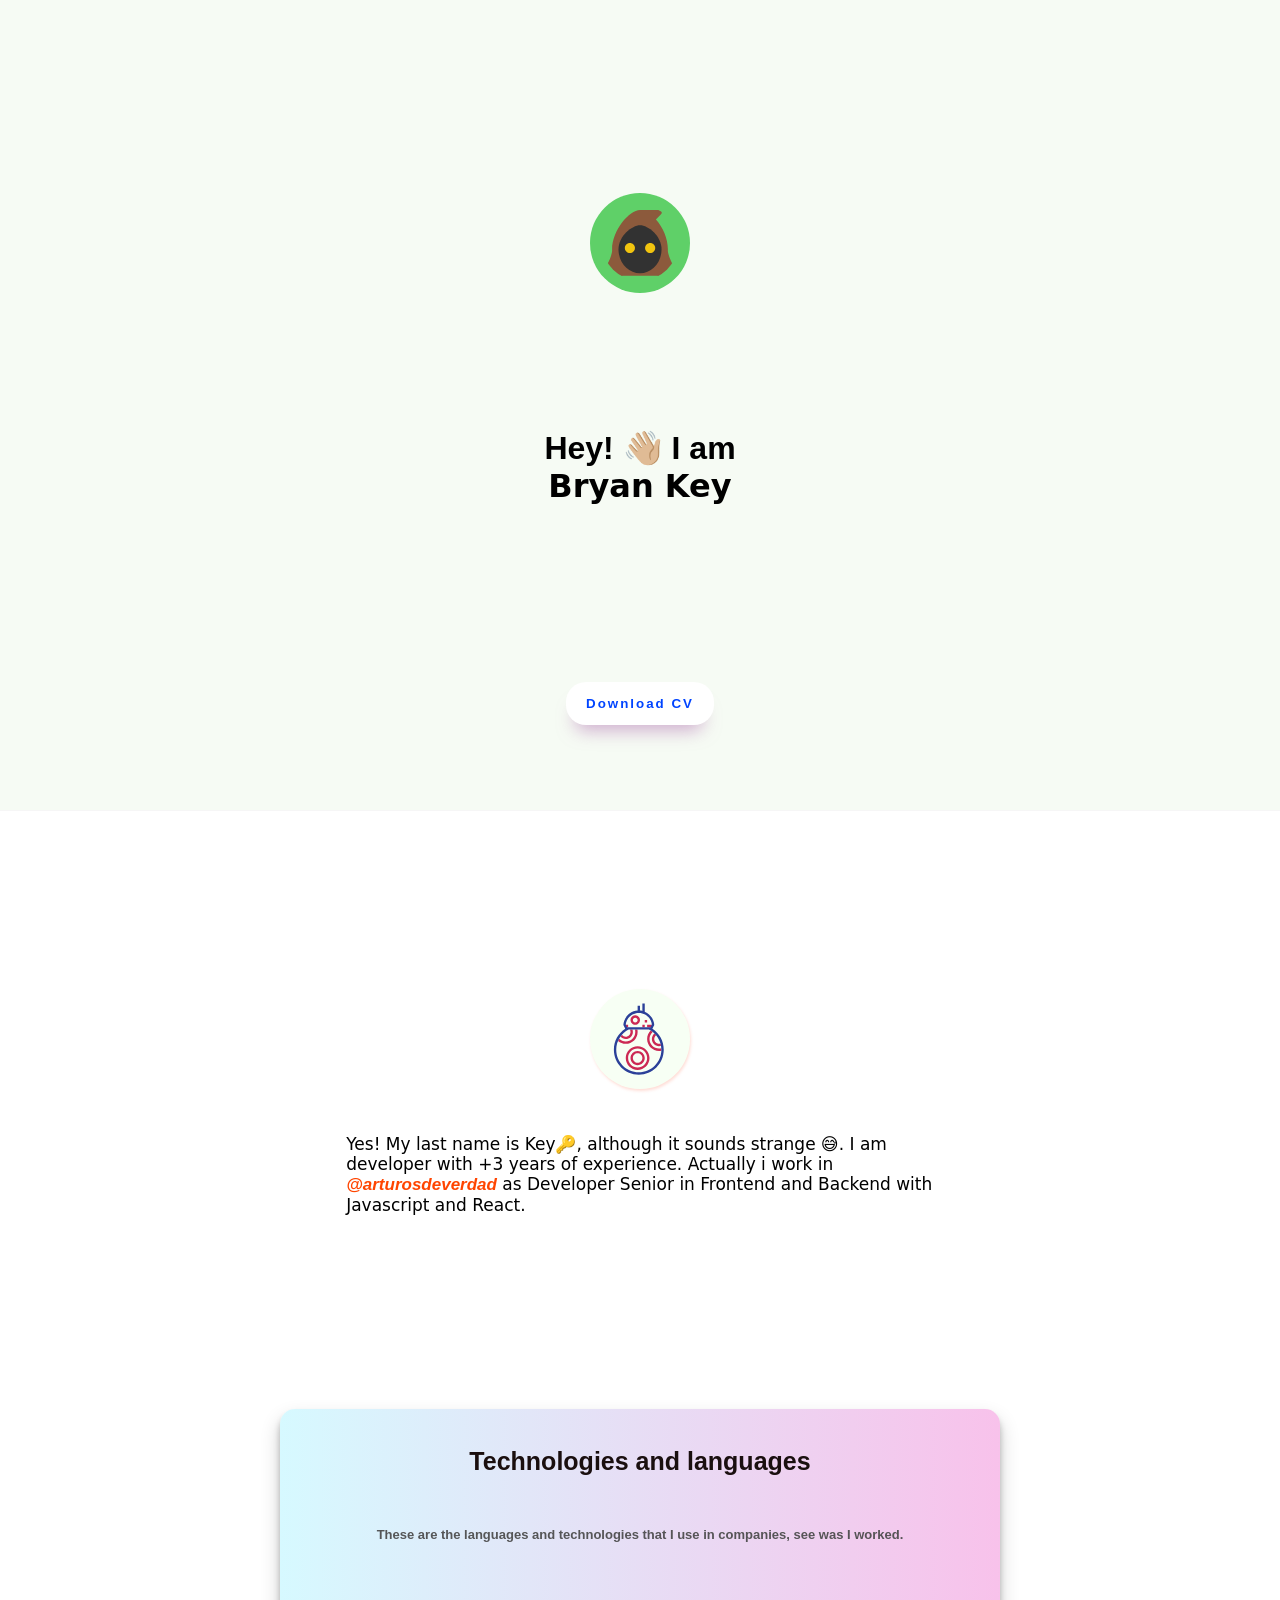
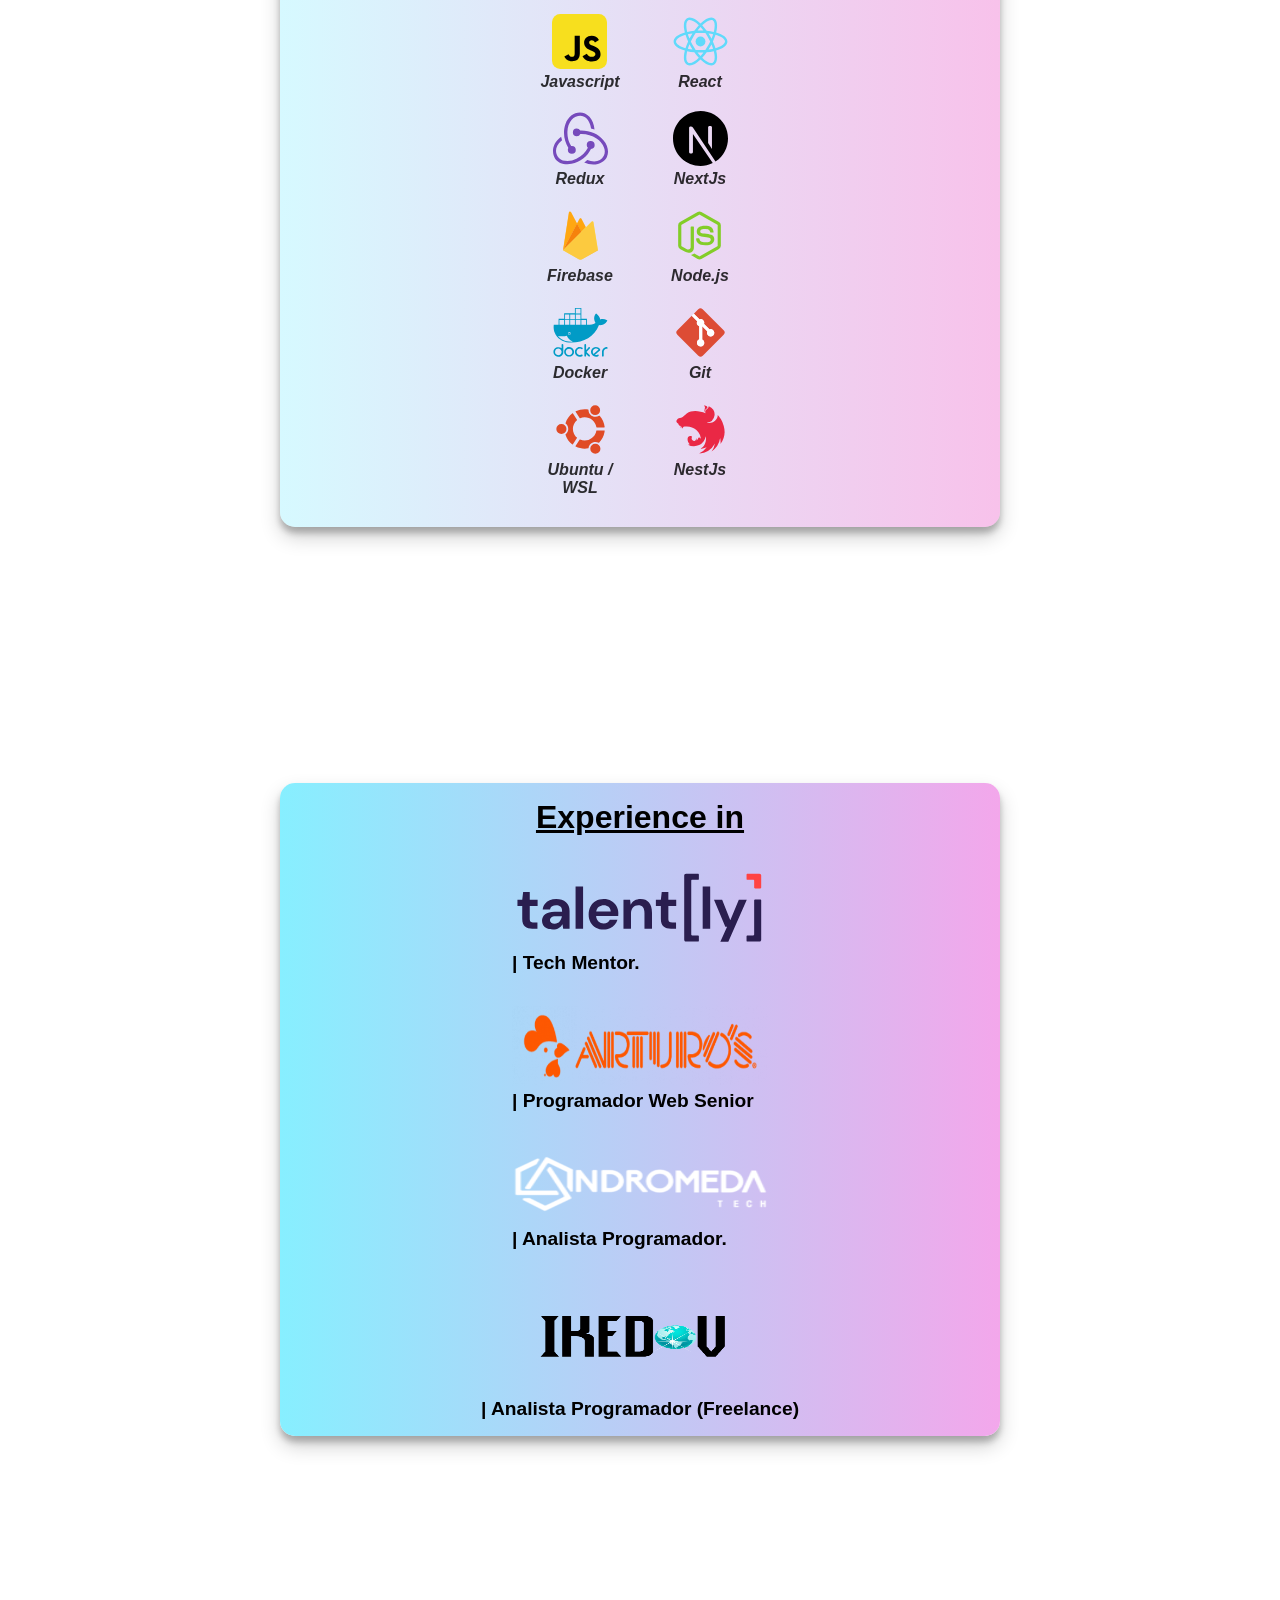
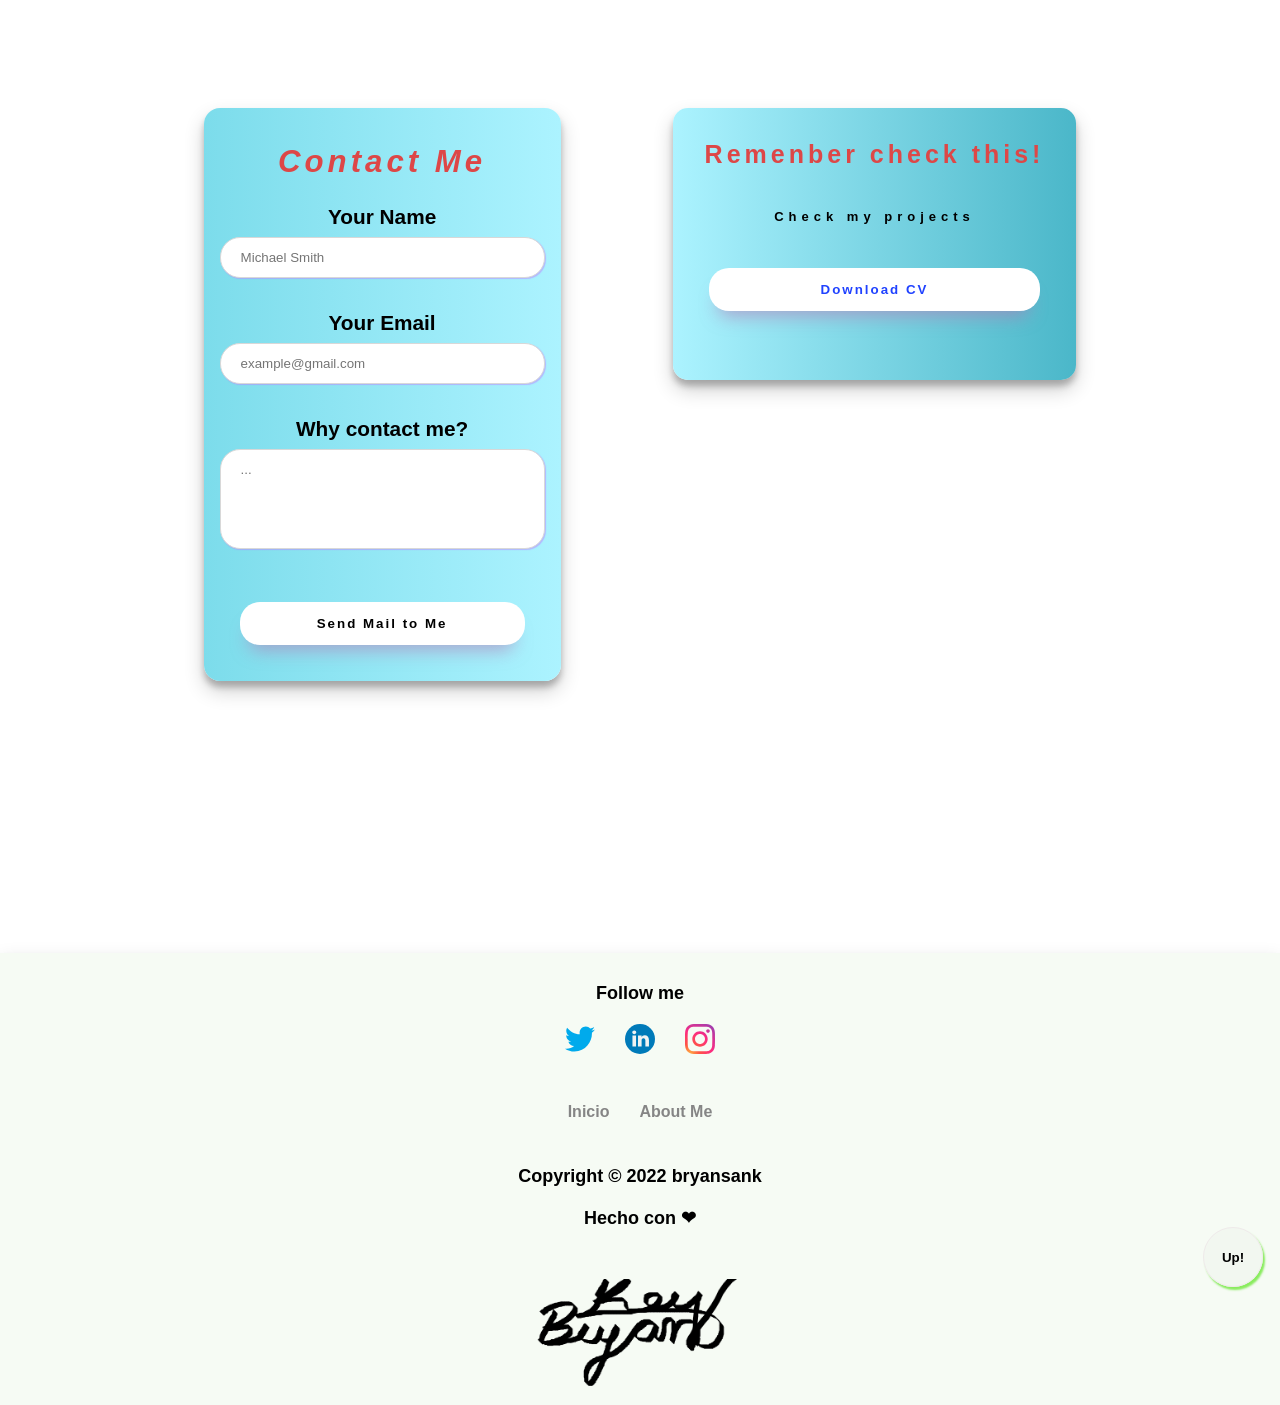
<file: old_site/index.html>
<!DOCTYPE html>
<html lang="es">
  <head>
    <title>Bryan Key</title>
    <meta name="viewport" content="width=device-width, initial-scale=1.0" />
    <link rel="icon" type="image/x-icon" href="./favicon.ico" />
    <meta charset="UTF-8" />
    <meta name="viewport" content="width=device-width, initial-scale=1.0" />
    <!-- Fuentes -->
    <link
      href="https://fonts.googleapis.com/css2?family=DM+Sans:wght@400;500;700&family=Inter:wght@300;500&family=Source+Sans+Pro:wght@300;400;600&display=swap” rel=“stylesheet"
    />
    <!-- Styles -->
    <link rel="stylesheet" href="./src/css/global_media.css" />
    <link rel="stylesheet" href="./src/css/query_viewport_device.css" />

    <link rel="stylesheet" href="./src/css/header.css" />

    <link rel="stylesheet" href="./src/css/section_description_me.css" />

    <link rel="stylesheet" href="./src/css/technologies.css" />
    <link rel="stylesheet" href="./src/css/experience_section.css" />

    <link rel="stylesheet" href="./src/css/carrousel.css" />

    <link rel="stylesheet" href="./src/css/cv_card.css" />
    <link rel="stylesheet" href="./src/css/contact_me.css" />

    <link rel="stylesheet" href="./src/css/footer.css" />
  </head>

  <body>
    <section id="SectionForViewPortNotSupport">
      <p>
        Sorry, this page, for now, is not available on Computers , only on a
        mobile. Sorry for this.
      </p>
    </section>

    <main id="main_content">
      <header id="header_main_text_content">
        <img
          class="logo"
          src="./assets/img/logo_principal.svg"
          alt="Logo Principal"
          width="100"
          height="100"
        />

        <h1>Hey! 👋🏼 I am <span id="myName_text">Bryan Key</span></h1>

        <button class="button" id="btn_CV_display">
          <a
            class="anchor"
            href="./assets/files/CV Bryan Key Hernandez.pdf"
            download="CV Bryan Key"
          >
            Download CV
          </a>
        </button>
      </header>

      <article id="section_description">
        <img
          class="logo ico2"
          src="./assets/img/ico2.svg"
          alt="icono 2"
          width="100"
          height="100"
        />

        <p>
          Yes! My last name is Key🔑, although it sounds strange 😅. I am
          developer with +3 years of experience. Actually i work in
          <a href="#">@arturosdeverdad</a> as Developer Senior in Frontend and
          Backend with Javascript and React.
        </p>
      </article>

      <!-- Enterprises and technologies -->
      <section class="sections firts_section" id="display_technologies">
        <article id="display_technologies_grid">
          <!-- Estos datos deben llenarse de Firebase -->
          <section id="column_grid_one">
            <p>Technologies and languages</p>
            <p>
              These are the languages and technologies that I use in companies,
              see was I worked.
            </p>
          </section>

          <section id="column_grid_two">
            <div>
              <figure>
                <img
                  src="./assets/img/javascript_icon.svg"
                  alt="javascript"
                  class="img_technologie"
                  width="100"
                  height="100"
                />
              </figure>
              Javascript
            </div>
            <div>
              <figure>
                <img
                  src="./assets/img/react.svg"
                  alt="Reactjs"
                  class="img_technologie"
                  width="100"
                  height="100"
                />
              </figure>
              React
            </div>
            <div>
              <figure>
                <img
                  src="./assets/img/redux.svg"
                  alt="Reduxjs"
                  class="img_technologie"
                  width="100"
                  height="100"
                />
              </figure>
              Redux
            </div>
            <div>
              <figure>
                <img
                  src="./assets/img/nextjs.svg"
                  alt="nextjs"
                  class="img_technologie"
                  width="100"
                  height="100"
                />
              </figure>
              NextJs
            </div>
            <div>
              <figure>
                <img
                  src="./assets/img/firebase.svg"
                  alt="Firebase"
                  class="img_technologie"
                  width="100"
                  height="100"
                />
              </figure>
              Firebase
            </div>
            <div>
              <figure>
                <img
                  src="./assets/img/node.svg"
                  alt="node"
                  class="img_technologie"
                  width="100"
                  height="100"
                />
              </figure>
              Node.js
            </div>
            <div>
              <figure>
                <img
                  src="./assets/img/docker.svg"
                  alt="Docker"
                  class="img_technologie"
                  width="100"
                  height="100"
                />
              </figure>
              Docker
            </div>
            <div>
              <figure>
                <img
                  src="./assets/img/git.svg"
                  alt="git"
                  class="img_technologie"
                  width="100"
                  height="100"
                />
              </figure>
              Git
            </div>
            <div>
              <figure>
                <img
                  src="./assets/img/ubuntu.svg"
                  alt="ubuntu"
                  class="img_technologie"
                  width="100"
                  height="100"
                />
              </figure>
              Ubuntu / WSL
            </div>
            <div>
              <figure>
                <img
                  src="./assets/img/nestjs.svg"
                  alt="nestjs"
                  class="img_technologie"
                  width="100"
                  height="100"
                />
              </figure>
              NestJs
            </div>
          </section>
        </article>
      </section>

      <section class="sections">
        <article id="display_experience_flex">
          <h2>Experience in</h2>

          <div>
            <figure>
              <a href="https://talently.tech/" target="_blank">
                <img
                  src="./assets/img/talently.svg"
                  alt="talently"
                  class="img_technologie_enterprise"
                  width="100"
                  height="100"
                />
                <p>| Tech Mentor.</p>
              </a>
            </figure>
          </div>

          <div>
            <figure>
              <a
                href="https://www.instagram.com/arturosdeverdad/?hl=en"
                target="_blank"
              >
                <img
                  src="./assets/img/arturos.png"
                  alt="arturos"
                  class="img_technologie_enterprise"
                  width="100"
                  height="100"
                />
                <p>| Programador Web Senior</p>
              </a>
            </figure>
          </div>

          <div>
            <figure>
              <a href="https://www.andromedaventures.net/" target="_blank">
                <img
                  src="./assets/img/andromeda-logo.png"
                  alt="andromeda"
                  class="img_technologie_enterprise"
                  width="100"
                  height="100"
                />
                <p>| Analista Programador.</p>
              </a>
            </figure>
          </div>

          <div>
            <figure>
              <a href="https://www.instagram.com/grupo_iked/" target="_blank">
                <img
                  id="img_iked"
                  src="./assets/img/ikedv.png"
                  alt="ikedv"
                  class="img_technologie_enterprise"
                  width="100"
                  height="100"
                />
                <p>| Analista Programador (Freelance)</p>
              </a>
            </figure>
          </div>
        </article>
      </section>

      <!-- Carrousel with my Projects -->
      <!-- <section class="carrousel">
        <div class="display_carrousel">
          
          <img
            class="img_carrousel"
            src="./assets/img/readme.png"
            alt="im1"
          />
          <img
            class="img_carrousel"
            src="./assets/img/header_logo.png"
            alt="im2"
          />
          <img
            class="img_carrousel"
            src="./assets/img/header_logo.png"
            alt="im3"
          />
        </div>
  
        <ul class="points_displays_carrousel">
          <li class="point_display active_point"></li>
          <li class="point_display"></li>
          <li class="point_display"></li>
        </ul>
      </section> -->

      <article class="sections" id="content_cards_CV_Contact">
        <section id="display_grid_contact_me">
          <h2>Contact Me</h2>

          <div>
            <label for="contact_me_name">Your Name</label>
            <input
              type="text"
              id="contact_me_name"
              name="name"
              placeholder="Michael Smith"
            />
          </div>

          <div>
            <label for="contact_me_email">Your Email</label>
            <input
              type="email"
              id="contact_me_email"
              name="email"
              placeholder="example@gmail.com"
            />
          </div>

          <div>
            <label for="contact_me_message">Why contact me?</label>
            <textarea
              type="text"
              id="contact_me_message"
              name="message"
              placeholder="..."
              minlength="20"
              maxlength="80"
            ></textarea>
          </div>

          <button class="button" id="btn_contact_me" onclick="sendEmail()">
            Send Mail to Me
          </button>
        </section>

        <!-- Card with my CV -->
        <section id="card_dislay_CV">
          <h2>Remenber check this!</h2>
          <p>Check my projects</p>
          <button class="button">
            <a
              class="anchor"
              href="./assets/files/CV Bryan Key Hernandez.pdf"
              download="CV Bryan Key"
            >
              Download CV
            </a>
          </button>
        </section>
      </article>

      <!-- Footer -->
      <footer id="footer_main">
        <div id="footer_grid_display">
          <div>
            <p>Follow me</p>

            <div id="grid_icons_socialmedia">
              <figure>
                <a href="https://twitter.com/bryansank" target="_blank"
                  ><img
                    class="medias_icon"
                    src="./assets/img/Twitter.svg"
                    alt="twitter"
                    width="100"
                    height="100"
                /></a>
              </figure>
              <figure>
                <a href="https://www.linkedin.com/in/bryansank/" target="_blank"
                  ><img
                    class="medias_icon"
                    src="./assets/img/linkedin.svg"
                    alt="linkedin"
                    width="100"
                    height="100"
                /></a>
              </figure>
              <figure>
                <a href="https://www.instagram.com/bryansank/" target="_blank"
                  ><img
                    class="medias_icon"
                    src="./assets/img/Instagram.svg"
                    alt="Instagram"
                    width="100"
                    height="100"
                /></a>
              </figure>
            </div>
          </div>

          <div id="display_grid_links">
            <a href="#">Inicio</a>
            <a href="#section_description">About Me</a>
            <!-- <a href="#">Portafolio</a> -->
          </div>

          <div>
            <p>Copyright © 2022 bryansank</p>
            <p>Hecho con ❤</p>
            <figure style="text-align: center">
              <img
                class="firma"
                src="./assets/img/firma.png"
                alt="firma"
                width="100"
                height="100"
              />
            </figure>
          </div>
        </div>

        <a href="#"><button id="btn_up_page">Up!</button></a>
      </footer>
    </main>

    <script src="./src/js/app.js"></script>
  </body>
</html>
</file>
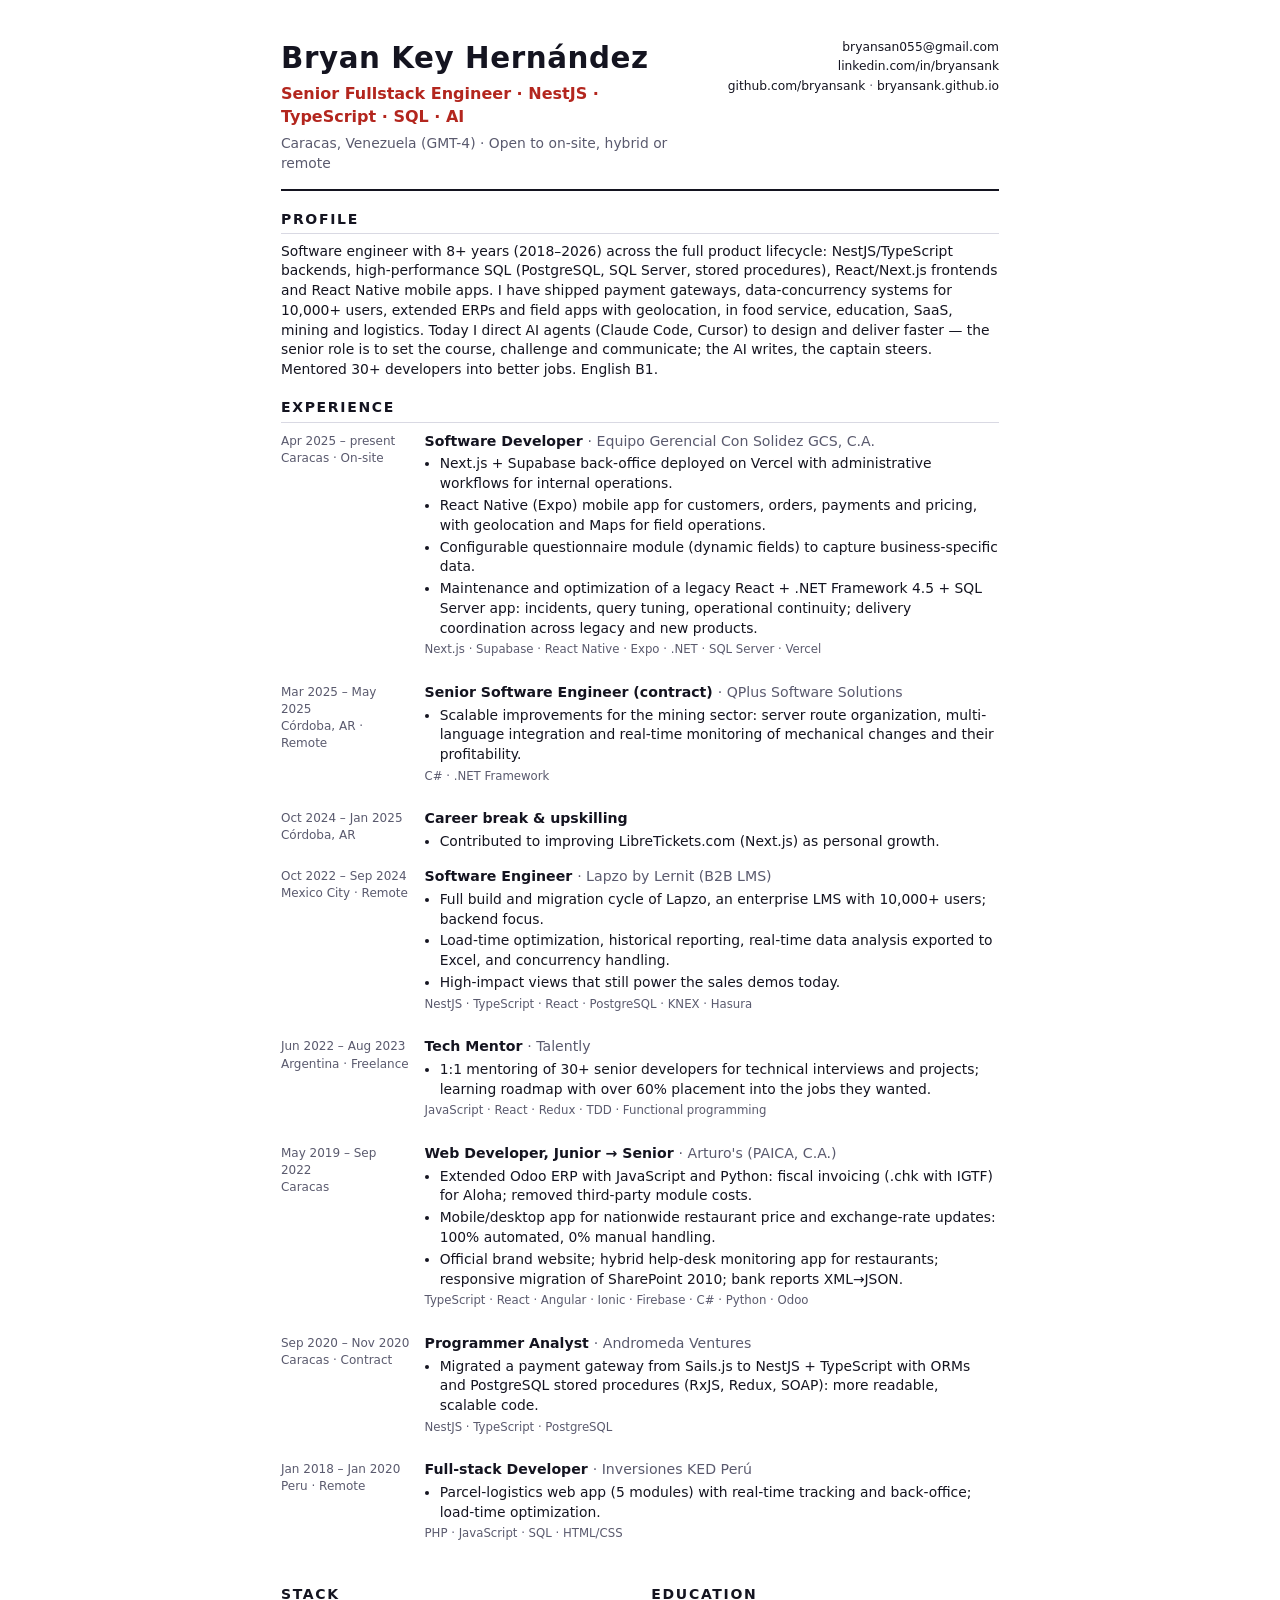
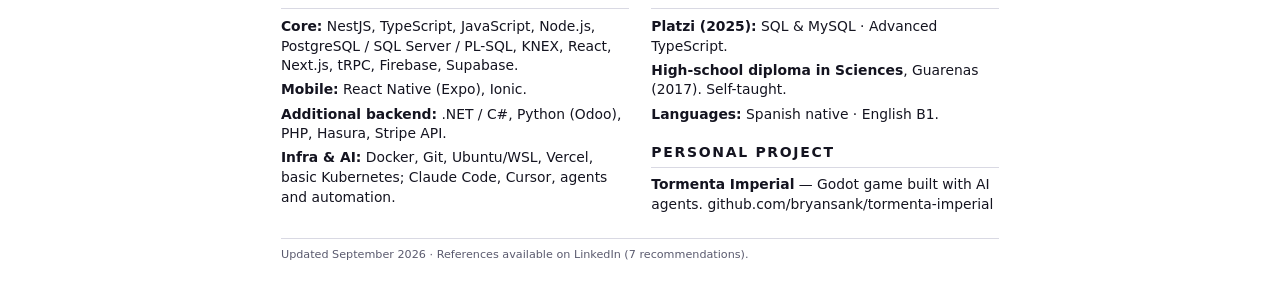
<file: cv/en.html>
<!DOCTYPE html>
<html lang="en">
<head>
<meta charset="UTF-8">
<meta name="viewport" content="width=device-width, initial-scale=1">
<title>Resume — Bryan Key Hernández (2026)</title>
<style>
  @page { size: A4; margin: 14mm 14mm 16mm; }
  :root { --ink:#141420; --muted:#5a5a6e; --line:#d9d9e3; --accent:#b3261e; }
  * { box-sizing: border-box; }
  html, body { margin:0; color:var(--ink); font: 10.4pt/1.42 "Segoe UI", Inter, system-ui, sans-serif; background:#fff; }
  body { max-width: 190mm; margin: 0 auto; padding: 10mm 0; }
  header { display:grid; grid-template-columns: 1fr auto; gap: 8mm; border-bottom: 2px solid var(--ink); padding-bottom: 4mm; margin-bottom: 5mm; }
  h1 { margin:0; font-size: 22pt; letter-spacing: .02em; }
  .role { margin: 1mm 0 0; font-size: 12pt; color: var(--accent); font-weight: 600; }
  .tag { margin: 1.5mm 0 0; color: var(--muted); }
  .contact { text-align:right; font-size: 9.2pt; line-height: 1.6; color: var(--muted); }
  .contact a { color: var(--ink); text-decoration: none; }
  h2 { font-size: 10.5pt; text-transform: uppercase; letter-spacing: .12em; margin: 5mm 0 2mm; padding-bottom: 1mm; border-bottom: 1px solid var(--line); }
  .summary { margin: 0; }
  .job { display:grid; grid-template-columns: 34mm 1fr; gap: 4mm; margin: 0 0 3.2mm; break-inside: avoid; }
  .when { color: var(--muted); font-size: 9pt; padding-top: .6mm; }
  .job h3 { margin:0; font-size: 10.6pt; }
  .job h3 span { font-weight: 400; color: var(--muted); }
  .job ul { margin: 1mm 0 0; padding-left: 4mm; }
  .job li { margin: 0 0 .6mm; }
  .stack { margin-top: .8mm; font-size: 8.8pt; color: var(--muted); }
  .cols { display:grid; grid-template-columns: 1fr 1fr; gap: 6mm; }
  .skills p { margin: 0 0 1.2mm; } .skills b { color: var(--ink); }
  footer { margin-top: 5mm; font-size: 8.4pt; color: var(--muted); border-top: 1px solid var(--line); padding-top: 2mm; }
</style>
</head>
<body>
<header>
  <div>
    <h1>Bryan Key Hernández</h1>
    <p class="role">Senior Fullstack Engineer · NestJS · TypeScript · SQL · AI</p>
    <p class="tag">Caracas, Venezuela (GMT-4) · Open to on-site, hybrid or remote</p>
  </div>
  <div class="contact">
    <a href="mailto:bryansan055@gmail.com">bryansan055@gmail.com</a><br>
    <a href="https://linkedin.com/in/bryansank">linkedin.com/in/bryansank</a><br>
    <a href="https://github.com/bryansank">github.com/bryansank</a> · <a href="https://bryansank.github.io">bryansank.github.io</a>
  </div>
</header>

<h2>Profile</h2>
<p class="summary">Software engineer with 8+ years (2018–2026) across the full product lifecycle: NestJS/TypeScript backends, high-performance SQL (PostgreSQL, SQL Server, stored procedures), React/Next.js frontends and React Native mobile apps. I have shipped payment gateways, data-concurrency systems for 10,000+ users, extended ERPs and field apps with geolocation, in food service, education, SaaS, mining and logistics. Today I direct AI agents (Claude Code, Cursor) to design and deliver faster — the senior role is to set the course, challenge and communicate; the AI writes, the captain steers. Mentored 30+ developers into better jobs. English B1.</p>

<h2>Experience</h2>

<div class="job"><div class="when">Apr 2025 – present<br>Caracas · On-site</div><div>
  <h3>Software Developer <span>· Equipo Gerencial Con Solidez GCS, C.A.</span></h3>
  <ul>
    <li>Next.js + Supabase back-office deployed on Vercel with administrative workflows for internal operations.</li>
    <li>React Native (Expo) mobile app for customers, orders, payments and pricing, with geolocation and Maps for field operations.</li>
    <li>Configurable questionnaire module (dynamic fields) to capture business-specific data.</li>
    <li>Maintenance and optimization of a legacy React + .NET Framework 4.5 + SQL Server app: incidents, query tuning, operational continuity; delivery coordination across legacy and new products.</li>
  </ul>
  <p class="stack">Next.js · Supabase · React Native · Expo · .NET · SQL Server · Vercel</p>
</div></div>

<div class="job"><div class="when">Mar 2025 – May 2025<br>Córdoba, AR · Remote</div><div>
  <h3>Senior Software Engineer (contract) <span>· QPlus Software Solutions</span></h3>
  <ul>
    <li>Scalable improvements for the mining sector: server route organization, multi-language integration and real-time monitoring of mechanical changes and their profitability.</li>
  </ul>
  <p class="stack">C# · .NET Framework</p>
</div></div>

<div class="job"><div class="when">Oct 2024 – Jan 2025<br>Córdoba, AR</div><div>
  <h3>Career break & upskilling</h3>
  <ul><li>Contributed to improving LibreTickets.com (Next.js) as personal growth.</li></ul>
</div></div>

<div class="job"><div class="when">Oct 2022 – Sep 2024<br>Mexico City · Remote</div><div>
  <h3>Software Engineer <span>· Lapzo by Lernit (B2B LMS)</span></h3>
  <ul>
    <li>Full build and migration cycle of Lapzo, an enterprise LMS with 10,000+ users; backend focus.</li>
    <li>Load-time optimization, historical reporting, real-time data analysis exported to Excel, and concurrency handling.</li>
    <li>High-impact views that still power the sales demos today.</li>
  </ul>
  <p class="stack">NestJS · TypeScript · React · PostgreSQL · KNEX · Hasura</p>
</div></div>

<div class="job"><div class="when">Jun 2022 – Aug 2023<br>Argentina · Freelance</div><div>
  <h3>Tech Mentor <span>· Talently</span></h3>
  <ul>
    <li>1:1 mentoring of 30+ senior developers for technical interviews and projects; learning roadmap with over 60% placement into the jobs they wanted.</li>
  </ul>
  <p class="stack">JavaScript · React · Redux · TDD · Functional programming</p>
</div></div>

<div class="job"><div class="when">May 2019 – Sep 2022<br>Caracas</div><div>
  <h3>Web Developer, Junior → Senior <span>· Arturo's (PAICA, C.A.)</span></h3>
  <ul>
    <li>Extended Odoo ERP with JavaScript and Python: fiscal invoicing (.chk with IGTF) for Aloha; removed third-party module costs.</li>
    <li>Mobile/desktop app for nationwide restaurant price and exchange-rate updates: 100% automated, 0% manual handling.</li>
    <li>Official brand website; hybrid help-desk monitoring app for restaurants; responsive migration of SharePoint 2010; bank reports XML→JSON.</li>
  </ul>
  <p class="stack">TypeScript · React · Angular · Ionic · Firebase · C# · Python · Odoo</p>
</div></div>

<div class="job"><div class="when">Sep 2020 – Nov 2020<br>Caracas · Contract</div><div>
  <h3>Programmer Analyst <span>· Andromeda Ventures</span></h3>
  <ul><li>Migrated a payment gateway from Sails.js to NestJS + TypeScript with ORMs and PostgreSQL stored procedures (RxJS, Redux, SOAP): more readable, scalable code.</li></ul>
  <p class="stack">NestJS · TypeScript · PostgreSQL</p>
</div></div>

<div class="job"><div class="when">Jan 2018 – Jan 2020<br>Peru · Remote</div><div>
  <h3>Full-stack Developer <span>· Inversiones KED Perú</span></h3>
  <ul><li>Parcel-logistics web app (5 modules) with real-time tracking and back-office; load-time optimization.</li></ul>
  <p class="stack">PHP · JavaScript · SQL · HTML/CSS</p>
</div></div>

<div class="cols">
  <div class="skills">
    <h2>Stack</h2>
    <p><b>Core:</b> NestJS, TypeScript, JavaScript, Node.js, PostgreSQL / SQL Server / PL-SQL, KNEX, React, Next.js, tRPC, Firebase, Supabase.</p>
    <p><b>Mobile:</b> React Native (Expo), Ionic.</p>
    <p><b>Additional backend:</b> .NET / C#, Python (Odoo), PHP, Hasura, Stripe API.</p>
    <p><b>Infra & AI:</b> Docker, Git, Ubuntu/WSL, Vercel, basic Kubernetes; Claude Code, Cursor, agents and automation.</p>
  </div>
  <div class="skills">
    <h2>Education</h2>
    <p><b>Platzi (2025):</b> SQL & MySQL · Advanced TypeScript.</p>
    <p><b>High-school diploma in Sciences</b>, Guarenas (2017). Self-taught.</p>
    <p><b>Languages:</b> Spanish native · English B1.</p>
    <h2>Personal project</h2>
    <p><b>Tormenta Imperial</b> — Godot game built with AI agents. github.com/bryansank/tormenta-imperial</p>
  </div>
</div>

<footer>Updated September 2026 · References available on LinkedIn (7 recommendations).</footer>
</body>
</html>
</file>
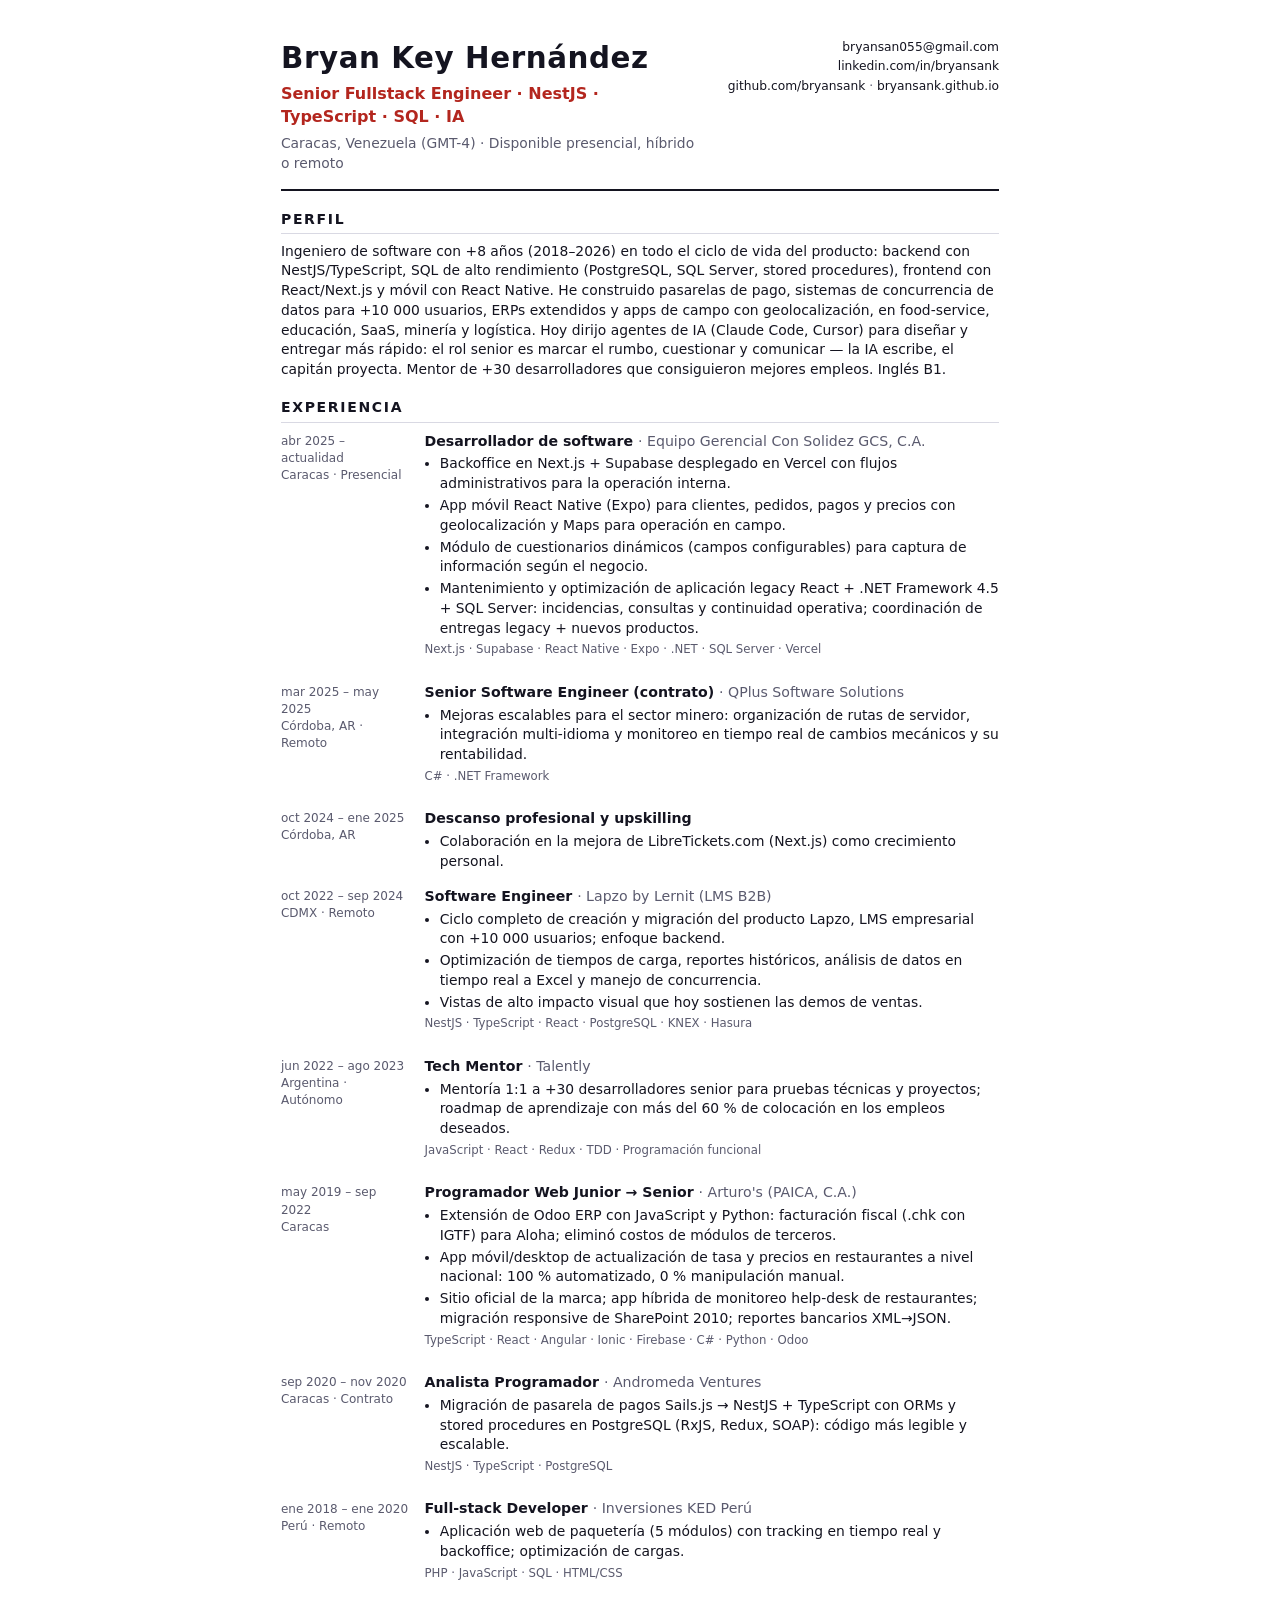
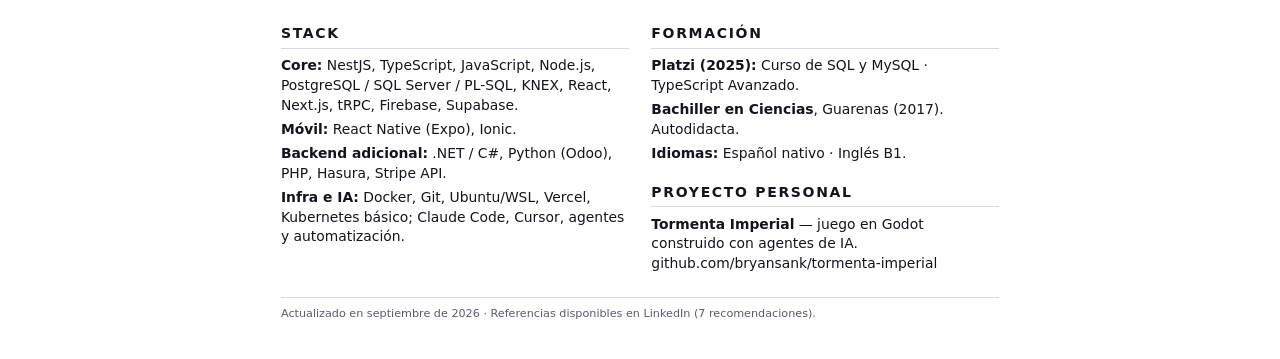
<file: cv/es.html>
<!DOCTYPE html>
<html lang="es">
<head>
<meta charset="UTF-8">
<meta name="viewport" content="width=device-width, initial-scale=1">
<title>CV — Bryan Key Hernández (2026)</title>
<style>
  @page { size: A4; margin: 14mm 14mm 16mm; }
  :root { --ink:#141420; --muted:#5a5a6e; --line:#d9d9e3; --accent:#b3261e; }
  * { box-sizing: border-box; }
  html, body { margin:0; color:var(--ink); font: 10.4pt/1.42 "Segoe UI", Inter, system-ui, sans-serif; background:#fff; }
  body { max-width: 190mm; margin: 0 auto; padding: 10mm 0; }
  header { display:grid; grid-template-columns: 1fr auto; gap: 8mm; border-bottom: 2px solid var(--ink); padding-bottom: 4mm; margin-bottom: 5mm; }
  h1 { margin:0; font-size: 22pt; letter-spacing: .02em; }
  .role { margin: 1mm 0 0; font-size: 12pt; color: var(--accent); font-weight: 600; }
  .tag { margin: 1.5mm 0 0; color: var(--muted); }
  .contact { text-align:right; font-size: 9.2pt; line-height: 1.6; color: var(--muted); }
  .contact a { color: var(--ink); text-decoration: none; }
  h2 { font-size: 10.5pt; text-transform: uppercase; letter-spacing: .12em; margin: 5mm 0 2mm; padding-bottom: 1mm; border-bottom: 1px solid var(--line); }
  .summary { margin: 0; }
  .job { display:grid; grid-template-columns: 34mm 1fr; gap: 4mm; margin: 0 0 3.2mm; break-inside: avoid; }
  .when { color: var(--muted); font-size: 9pt; padding-top: .6mm; }
  .job h3 { margin:0; font-size: 10.6pt; }
  .job h3 span { font-weight: 400; color: var(--muted); }
  .job ul { margin: 1mm 0 0; padding-left: 4mm; }
  .job li { margin: 0 0 .6mm; }
  .stack { margin-top: .8mm; font-size: 8.8pt; color: var(--muted); }
  .cols { display:grid; grid-template-columns: 1fr 1fr; gap: 6mm; }
  .skills p { margin: 0 0 1.2mm; } .skills b { color: var(--ink); }
  footer { margin-top: 5mm; font-size: 8.4pt; color: var(--muted); border-top: 1px solid var(--line); padding-top: 2mm; }
</style>
</head>
<body>
<header>
  <div>
    <h1>Bryan Key Hernández</h1>
    <p class="role">Senior Fullstack Engineer · NestJS · TypeScript · SQL · IA</p>
    <p class="tag">Caracas, Venezuela (GMT-4) · Disponible presencial, híbrido o remoto</p>
  </div>
  <div class="contact">
    <a href="mailto:bryansan055@gmail.com">bryansan055@gmail.com</a><br>
    <a href="https://linkedin.com/in/bryansank">linkedin.com/in/bryansank</a><br>
    <a href="https://github.com/bryansank">github.com/bryansank</a> · <a href="https://bryansank.github.io">bryansank.github.io</a>
  </div>
</header>

<h2>Perfil</h2>
<p class="summary">Ingeniero de software con +8 años (2018–2026) en todo el ciclo de vida del producto: backend con NestJS/TypeScript, SQL de alto rendimiento (PostgreSQL, SQL Server, stored procedures), frontend con React/Next.js y móvil con React Native. He construido pasarelas de pago, sistemas de concurrencia de datos para +10 000 usuarios, ERPs extendidos y apps de campo con geolocalización, en food-service, educación, SaaS, minería y logística. Hoy dirijo agentes de IA (Claude Code, Cursor) para diseñar y entregar más rápido: el rol senior es marcar el rumbo, cuestionar y comunicar — la IA escribe, el capitán proyecta. Mentor de +30 desarrolladores que consiguieron mejores empleos. Inglés B1.</p>

<h2>Experiencia</h2>

<div class="job"><div class="when">abr 2025 – actualidad<br>Caracas · Presencial</div><div>
  <h3>Desarrollador de software <span>· Equipo Gerencial Con Solidez GCS, C.A.</span></h3>
  <ul>
    <li>Backoffice en Next.js + Supabase desplegado en Vercel con flujos administrativos para la operación interna.</li>
    <li>App móvil React Native (Expo) para clientes, pedidos, pagos y precios con geolocalización y Maps para operación en campo.</li>
    <li>Módulo de cuestionarios dinámicos (campos configurables) para captura de información según el negocio.</li>
    <li>Mantenimiento y optimización de aplicación legacy React + .NET Framework 4.5 + SQL Server: incidencias, consultas y continuidad operativa; coordinación de entregas legacy + nuevos productos.</li>
  </ul>
  <p class="stack">Next.js · Supabase · React Native · Expo · .NET · SQL Server · Vercel</p>
</div></div>

<div class="job"><div class="when">mar 2025 – may 2025<br>Córdoba, AR · Remoto</div><div>
  <h3>Senior Software Engineer (contrato) <span>· QPlus Software Solutions</span></h3>
  <ul>
    <li>Mejoras escalables para el sector minero: organización de rutas de servidor, integración multi-idioma y monitoreo en tiempo real de cambios mecánicos y su rentabilidad.</li>
  </ul>
  <p class="stack">C# · .NET Framework</p>
</div></div>

<div class="job"><div class="when">oct 2024 – ene 2025<br>Córdoba, AR</div><div>
  <h3>Descanso profesional y upskilling</h3>
  <ul><li>Colaboración en la mejora de LibreTickets.com (Next.js) como crecimiento personal.</li></ul>
</div></div>

<div class="job"><div class="when">oct 2022 – sep 2024<br>CDMX · Remoto</div><div>
  <h3>Software Engineer <span>· Lapzo by Lernit (LMS B2B)</span></h3>
  <ul>
    <li>Ciclo completo de creación y migración del producto Lapzo, LMS empresarial con +10 000 usuarios; enfoque backend.</li>
    <li>Optimización de tiempos de carga, reportes históricos, análisis de datos en tiempo real a Excel y manejo de concurrencia.</li>
    <li>Vistas de alto impacto visual que hoy sostienen las demos de ventas.</li>
  </ul>
  <p class="stack">NestJS · TypeScript · React · PostgreSQL · KNEX · Hasura</p>
</div></div>

<div class="job"><div class="when">jun 2022 – ago 2023<br>Argentina · Autónomo</div><div>
  <h3>Tech Mentor <span>· Talently</span></h3>
  <ul>
    <li>Mentoría 1:1 a +30 desarrolladores senior para pruebas técnicas y proyectos; roadmap de aprendizaje con más del 60 % de colocación en los empleos deseados.</li>
  </ul>
  <p class="stack">JavaScript · React · Redux · TDD · Programación funcional</p>
</div></div>

<div class="job"><div class="when">may 2019 – sep 2022<br>Caracas</div><div>
  <h3>Programador Web Junior → Senior <span>· Arturo's (PAICA, C.A.)</span></h3>
  <ul>
    <li>Extensión de Odoo ERP con JavaScript y Python: facturación fiscal (.chk con IGTF) para Aloha; eliminó costos de módulos de terceros.</li>
    <li>App móvil/desktop de actualización de tasa y precios en restaurantes a nivel nacional: 100 % automatizado, 0 % manipulación manual.</li>
    <li>Sitio oficial de la marca; app híbrida de monitoreo help-desk de restaurantes; migración responsive de SharePoint 2010; reportes bancarios XML→JSON.</li>
  </ul>
  <p class="stack">TypeScript · React · Angular · Ionic · Firebase · C# · Python · Odoo</p>
</div></div>

<div class="job"><div class="when">sep 2020 – nov 2020<br>Caracas · Contrato</div><div>
  <h3>Analista Programador <span>· Andromeda Ventures</span></h3>
  <ul><li>Migración de pasarela de pagos Sails.js → NestJS + TypeScript con ORMs y stored procedures en PostgreSQL (RxJS, Redux, SOAP): código más legible y escalable.</li></ul>
  <p class="stack">NestJS · TypeScript · PostgreSQL</p>
</div></div>

<div class="job"><div class="when">ene 2018 – ene 2020<br>Perú · Remoto</div><div>
  <h3>Full-stack Developer <span>· Inversiones KED Perú</span></h3>
  <ul><li>Aplicación web de paquetería (5 módulos) con tracking en tiempo real y backoffice; optimización de cargas.</li></ul>
  <p class="stack">PHP · JavaScript · SQL · HTML/CSS</p>
</div></div>

<div class="cols">
  <div class="skills">
    <h2>Stack</h2>
    <p><b>Core:</b> NestJS, TypeScript, JavaScript, Node.js, PostgreSQL / SQL Server / PL-SQL, KNEX, React, Next.js, tRPC, Firebase, Supabase.</p>
    <p><b>Móvil:</b> React Native (Expo), Ionic.</p>
    <p><b>Backend adicional:</b> .NET / C#, Python (Odoo), PHP, Hasura, Stripe API.</p>
    <p><b>Infra e IA:</b> Docker, Git, Ubuntu/WSL, Vercel, Kubernetes básico; Claude Code, Cursor, agentes y automatización.</p>
  </div>
  <div class="skills">
    <h2>Formación</h2>
    <p><b>Platzi (2025):</b> Curso de SQL y MySQL · TypeScript Avanzado.</p>
    <p><b>Bachiller en Ciencias</b>, Guarenas (2017). Autodidacta.</p>
    <p><b>Idiomas:</b> Español nativo · Inglés B1.</p>
    <h2>Proyecto personal</h2>
    <p><b>Tormenta Imperial</b> — juego en Godot construido con agentes de IA. github.com/bryansank/tormenta-imperial</p>
  </div>
</div>

<footer>Actualizado en septiembre de 2026 · Referencias disponibles en LinkedIn (7 recomendaciones).</footer>
</body>
</html>
</file>
<file: old_site/src/css/global_media.css>
/* Estilos globales */
:root {
  --orange_rich: #ffb75e;
  --soft-blue: #e7f5ff;
  --grey: #bababa;
  --color_backgroud_img: #95aec4;
}

* {
  box-sizing: border-box;
  padding: 0;
  margin: 0;
  font-family: "Source Sans Pro", sans-serif;
}

a {
  color: #2042ff;
  text-decoration: none;
}

a:hover {
  color: #ffffff;
}

a:active {
  color: #ffffff;
}

.sections {
  margin: 20% auto;
}

.firts_section {
  margin-top: 10%;
}

.button {
  cursor: pointer;
  background: #fff;
  color: #000000;
  font-weight: 600;
  letter-spacing: 2px;
  border: none;
  padding: 14px 20px;
  border-radius: 20px;
  position: relative;
  z-index: 1;
  overflow: hidden;
  display: inline-block;
  margin: 20px;
  -webkit-box-shadow: 7px 14px 13px -7px rgb(181 121 181 / 56%);
  -moz-box-shadow: 7px 14px 13px -7px rgba(181, 121, 181, 0.56);
  box-shadow: -1px 15px 18px -10px #b579b59e;
}

.button::after {
  border-radius: 20px;
  content: "";
  background: #e45858;
  border: 1px solid #b579b59e;
  position: absolute;
  z-index: -1;
  padding: 14px 20px;
  display: block;
  top: 0;
  bottom: 0;
  left: 100%;
  right: -100%;
  -webkit-transition: all 0.35s;
  transition: all 0.35s;
}

.button:hover {
  color: #ffffff;
  /* color de fuente hover */
}

.button:hover::after {
  left: 0;
  right: 0;
  top: 0;
  bottom: 0;
  -webkit-transition: all 0.35s;
  transition: all 0.35s;
}

.logo {
  padding: 12px;
  max-width: 100px;
  max-height: 100px;
  border-radius: 50px;
  background-color: #5fd068;
}

.ico2 {
  background-color: #e0ffd442;
  width: 100%;
  box-shadow: 1px 2px 3px #ff876c46;
}

.ico2:hover {
  box-shadow: 1px 2px 3px #fd370b96;
  -webkit-transition: all 0.35s;
  transition: all 0.35s;
}

#content_cards_CV_Contact{
  display: flex;
  flex-flow: column nowrap;
  gap: 5rem;
}

/* Esto es Responsive */

@media (max-width:490px) {

  /* Dispositivos Mobiles */
  #content_cards_CV_Contact {
    display: block;
  }

  #card_dislay_CV {
    margin-top: 40px;
  }
}

@media (min-width:500px) {

  /* Tablets */
  #content_cards_CV_Contact {
    display: flex;
    flex-flow: row nowrap;
    justify-content: center;
    gap: 5rem;
  }

  /* #card_dislay_CV{
        max-height: 300px;
        margin-top: 0px;
    } */
  /* #contact_me{
        /* width: 100%; 
        width: 60%;
        margin: auto;
    } */

  /* #content_cards_CV_Contact{
        display: flex;
    } */
}

@media (max-width: 600px) {
  .firts_section {
    width: 100%;
    margin: 0%;
    margin-top: 10%;
  }
}
</file>
<file: old_site/src/css/query_viewport_device.css>
#SectionForViewPortNotSupport{
    display: none;
}

@media (min-width: 2000px) {
    #SectionForViewPortNotSupport{
        display: block;
        width: 100%;
        height: 101vh;
        text-align: center;
        background-color: black;
        position: fixed;
        z-index: 2;
        overflow-x:hidden; 
        overflow-y:hidden;
    }

    #SectionForViewPortNotSupport p{
        padding-top: 50vh;
        color: white;
        font-weight: bold;
        font-size: 1.4rem;
    }

    #main_content{
        display: none;
    }
}
</file>
<file: old_site/src/css/header.css>
#header_main_text_content{
    display: grid;
    grid-auto-flow: row;
    justify-items: center;
    gap: 1%;
    min-width: 320px;
    background-color: #F6FBF4;
    min-height: 360px;
    align-items: center;
    padding-top: 10%;
    box-shadow: 0px 0px 1px #c7c7c7;

    height: 90vh;
    margin-bottom: 10%;
    
    /* display: flex;
    flex-direction: column;
    justify-content: center;
    align-items: center;
    position: relative;
    background-color: #F6FBF4;
    min-height: 542px;
    min-width: 320px;
    margin-top: -20px; */
}

#header_main_text_content h1{
    margin-bottom: 20px;
}

#myName_text{
    text-align: center ;
    display: block; 
    font-weight: bold;
    font-family: system-ui;
}

#header_main_text_content  p{
    color: black;
    font-size: 17px;
    padding: 15px;
    font-weight: 500;
    font-family: system-ui;
}

#header_main_text_content  p > a{
    text-decoration: none;
    color: orangered;
    font-weight: bold;
    font-style: italic;
    cursor: pointer;
}

.container_btn_header{
    left: 16%;
    position: absolute;
    bottom: -30px;
}
#contact_go{
    font-weight: bold;
    padding: 14px;
    border-radius: 15px;
    border: none;
    box-shadow: 1px 2px 1px 0px #9b4545;
    color: #161616;
    font-size: 14px;
    background: #65d068f7;
}

#btn_CV_display{
    background-color: white;
    -webkit-transition: background-color 1s ease-in-out 0s;
    transition: background-color 1s ease-in-out 0s;
}

#btn_CV_display a{
    color: #0044ff;
}

#btn_CV_display:hover{
    background-color: #e45858;
}

#btn_CV_display:hover a{
    color: white;
}
</file>
<file: old_site/src/css/section_description_me.css>
#section_description {
    padding: 4%;
    display: grid;
    justify-items: center;
    gap: 30px;
    align-items: center;
    max-width: 45rem;
}

#section_description p {
    color: black;
    font-size: 17px;
    padding: 15px;
    font-weight: 500;
    font-family: system-ui;
}

#section_description p>a {
    text-decoration: none;
    color: orangered;
    font-weight: bold;
    font-style: italic;
    cursor: pointer;
}

@media (min-width:765px) {
    #section_description{
        margin: 0 auto;
    }
}
</file>
<file: old_site/src/css/technologies.css>
#display_technologies_grid {
    display: grid;
    grid-auto-flow: row;
    border-radius: 15px;
    grid-template-rows: 150px auto;
    padding: 10px;

    
    row-gap: 25px;
    box-shadow: #00000030 0px 10px 20px, #0000003b 0px 6px 6px;
    background: #f3a7ebb3;
    background: linear-gradient(to right,#acf3ff7d, #ee6dcf6b);

    max-width: 45rem;
    margin: .4rem;
}

@media (min-width: 720px) {
  #display_technologies_grid{
    margin: 1rem auto;
  }
}

#column_grid_one {
  align-items: center;
  display: grid;
  row-gap: 15px;
  font-size: 13px;
  text-align: center;
  font-weight: 600;
  margin: 10px 10px;
  color: #494949eb;
}

#column_grid_one p:first-child {
  font-weight: bold;
  color: #1a0f0f;
  font-size: 25px;
  /* margin-bottom: 20px; */
}

#column_grid_two {
  display: grid;
  grid-template-columns: 100px 100px;
  column-gap: 20px;
  justify-content: center;
  align-content: center;

  justify-items: center;
  row-gap: 20px;
  margin-top: 20px;
  margin-bottom: 20px;

  text-align: center;

  color: #000000cf;
  font-size: 16px;
  font-style: italic;
  font-weight: 600;
}

#column_grid_three {
  display: grid;
  row-gap: 15px;
  text-align: center;
  margin: 10px 10px;
}

#column_grid_three div figure a{
  text-decoration: none;
  color: black;
  font-style: italic;
  text-align: start;
  font-weight: 600;
}

#column_grid_three > p{
  color: black;
  align-items: center;
  font-size: 20px;
  font-style: oblique;
  text-decoration-line: underline;
}



.img_technologie {
  height: 55px;
  width: 55px;
}



@media(min-width: 490px){
  #display_technologies_grid{
    grid-auto-flow: column;
  }

  #column_grid_three{
    margin-top: 40%;
  }
}



@media (min-width: 851px) {
  #column_grid_three{
    margin-top: 0%;
  }
}

@media (min-width: 1350px) {
  #column_grid_three{
    margin-top: none;
  }
}

/* # change position */
#img_iked{
  height: 7rem;
width: 16rem;
}
</file>
<file: old_site/src/css/experience_section.css>
#display_experience_flex {
    display: flex;
    flex-flow: column nowrap;
    gap: 2rem;

    max-width: 45rem;
    padding: 1rem;

    justify-content: center;

    text-align: center;

    box-shadow: #00000030 0px 10px 20px, #0000003b 0px 6px 6px;
    background: #f3a7ebb3;
    background: linear-gradient(to right, #87efff, #f3a7eb);;
    border-radius: 15px;

    margin: 0 .4rem;
}

#display_experience_flex>h2 {
    font-size: 2rem;
    font-weight: bold;
    text-decoration: underline;
}

#display_experience_flex div {
    width: fit-content;
    margin: 0 auto;
}

#display_experience_flex div a p {
    color: black;
    font-weight: bold;
    font-size: 1.2rem;
    text-align: start;
}

.img_technologie_enterprise {
    width: 100%;
}

@media (min-width: 720px) {
    #display_experience_flex {
        margin: 1rem auto;
    }
}

@media (min-width: 768px) {
    .img_technologie_enterprise {
        width: 16rem;
        height: 5rem;
    }
}
</file>
<file: old_site/src/css/carrousel.css>
.carrousel {
    width: 90%;
    height: 90vh;
    max-width: 120em;
    padding: 1em;
    margin: 1px auto;
    background-color: #B8C6DB;
    border-radius: 20px;
    box-shadow: 1px 1px 1px #B8C6DB;
    overflow-y: hidden;
    overflow-x: hidden;
}

.carrousel .display_carrousel {
    height: 90%;
    width: 200%;
    display: flex;

    justify-content: flex-start;
    align-items: center;
    justify-content: space-between;
    transition: all.5s ease;
    transform: translateX(0%);
    cursor: pointer;
    
}

.carrousel .img_carrousel {
    width: calc(100% / 2);
    min-height: 10vh;
    border-radius: 20%;
    padding: 0px 17px;
    margin-top: 15px;
    height: 95%;
}

/* Menu */

.carrousel .points_displays_carrousel {
    width: 100%;
    padding: .4em;
    margin: 1em 0 0;

    display: flex;
    flex-flow: row nowrap;
    justify-content: center;
    align-items: center;
}

.carrousel .point_display {
    width: 1em;
    height: 1em;
    background-color: #ffffff;
    margin: .2em;
    list-style: none;
    border-radius: 100%;
    border: 1px solid black;

}

.carrousel .point_display.active_point {
    background-color: orange;
}

@media(max-width: 321px){
    .carrousel{
        width: 100%;
    }   
}

@media(min-width: 767px){
    .carrousel .img_carrousel{
        margin: 0px 50px;
    background: aliceblue;
    border: 1px solid red;
    }
}
</file>
<file: old_site/src/css/cv_card.css>
#card_dislay_CV {
  display: flex;
  flex-flow: column nowrap;
  max-height: 17rem;
  
  gap: 1.5rem;
  padding: 1rem;
  margin: 1rem 1rem;
  
  border-radius: 15px;
  background: #4ca1af;
  background: linear-gradient(to right, #acf3ff, #059bb4b8);
  box-shadow: #00000030 0px 10px 20px, #0000003b 0px 6px 6px;
}

#card_dislay_CV h2 {
  padding: 16px;
  text-align: center;
  font-size: 25px;
  letter-spacing: 4px;
  font-weight: 700;
  color: #dd4747;
}

#card_dislay_CV p {
  font-weight: bold;
  letter-spacing: 5px;
  font-size: 13px;
  text-align: center;
}

#card_dislay_CV button {
  margin-bottom: 20px;
}
</file>
<file: old_site/src/css/contact_me.css>
/*#contact_me{
    /* margin-top: 10%; 
    /* max-width: 400px; 

}*/

#display_grid_contact_me{
    display: grid;
    grid-auto-flow: row;
    row-gap: 25px;
    
    /* grid-template-rows: 150px auto; */
    border-radius: 1rem;
    padding: 1rem;
    text-align: center;
    color: black;
    font-weight: bold;
    font-size: 1.3rem;
    /* margin: 10px 15px; */
    margin: 1rem 1rem;
    
    background: #4ca1af;
    background: linear-gradient(to right, #7cdceb, #acf3ff);
    box-shadow: #00000030 0px 10px 20px, #0000003b 0px 6px 6px;
}

#display_grid_contact_me > h2{
    margin-top: 20px;
    font-style: italic;
    color: #dd4747;
    letter-spacing: 4px;
}

#display_grid_contact_me div:first-child{
    margin-top: 20px;
}

input[type=text], input[type=email], select, #contact_me_message{
    width: 100%;
    padding: 12px 20px;
    margin: 8px 0;
    display: inline-block;
    border: 1px solid #d8d8d8;
    box-sizing: border-box;
    border-radius: 20px;
    box-shadow: 1px 1px 1px #ba86ff8a;
    color: black;
}

#contact_me_message{
    display: block;
    max-height: max-content;
    
    height: 100px;
    resize: none;
}
</file>
<file: old_site/src/css/footer.css>
#footer_main{
    position: relative; 
    margin-top: 10%;
}

#footer_grid_display{
                
    display: grid;
    grid-auto-flow: row;
    margin-top: 20px;
    /* border-radius: 15px; */
    /* grid-template-rows: 150px auto; */
    padding: 10px;
    /* margin: 10px 15px; */
    background-color: #F6FBF4;
    row-gap: 25px;
    box-shadow: #00000030 0px 10px 20px, #0000003b 0px 6px 6px;
    /* background: #4ca1af;
    background: -webkit-linear-gradient(to right, #acf3ff, #4ca1af);
    background: linear-gradient(to right, #acf3ff, #4ca1af); */
}

#footer_grid_display > div > p{
    text-align: center;
    font-size: 18px;
    font-weight: bold;
    margin: 20px auto;
}

.firma{
    width: 60%;
    height: 60%;
    margin: 30px 0px 0px 25px;
}
.medias_icon{
    width: 30px;
    height: 30px;
}
#grid_icons_socialmedia{
    display: grid;
    grid-auto-flow: column;
    justify-content: center;
    column-gap: 30px;
    margin: 20px auto;
}
#btn_up_page{
    width: 60px;
    border-radius: 100%;
    background-color: #c9c9c91a;
    height: 60px;
    border: 1px solid #efeaea;
    color: black;
    box-shadow: 2px 3px 2px #4ee40ea6;
    font-weight: bold;
    position: absolute;
    bottom: 118px;
    right: 17px;
    color: black;
    text-decoration: none;
}

#btn_up_page:hover{
    background-color: #4ee40ea6;
    border: none;
    box-shadow: 2px 3px 2px #4ee40ea6;
    color: black;
    text-decoration: none;
}

#btn_up_page a{
    text-decoration: none;
    color: black;
}

#display_grid_links{
    display: grid;
    grid-auto-flow: column;
    column-gap: 30px;
    margin: 0px auto;
}

#display_grid_links a {
    text-decoration: none;
    color: #858585;
    font-weight: bold;
}

@media (min-width: 425px) {
    .firma{
        width: 20%;
        margin: 30px 0px 0px 25px;
    }
}
</file>
